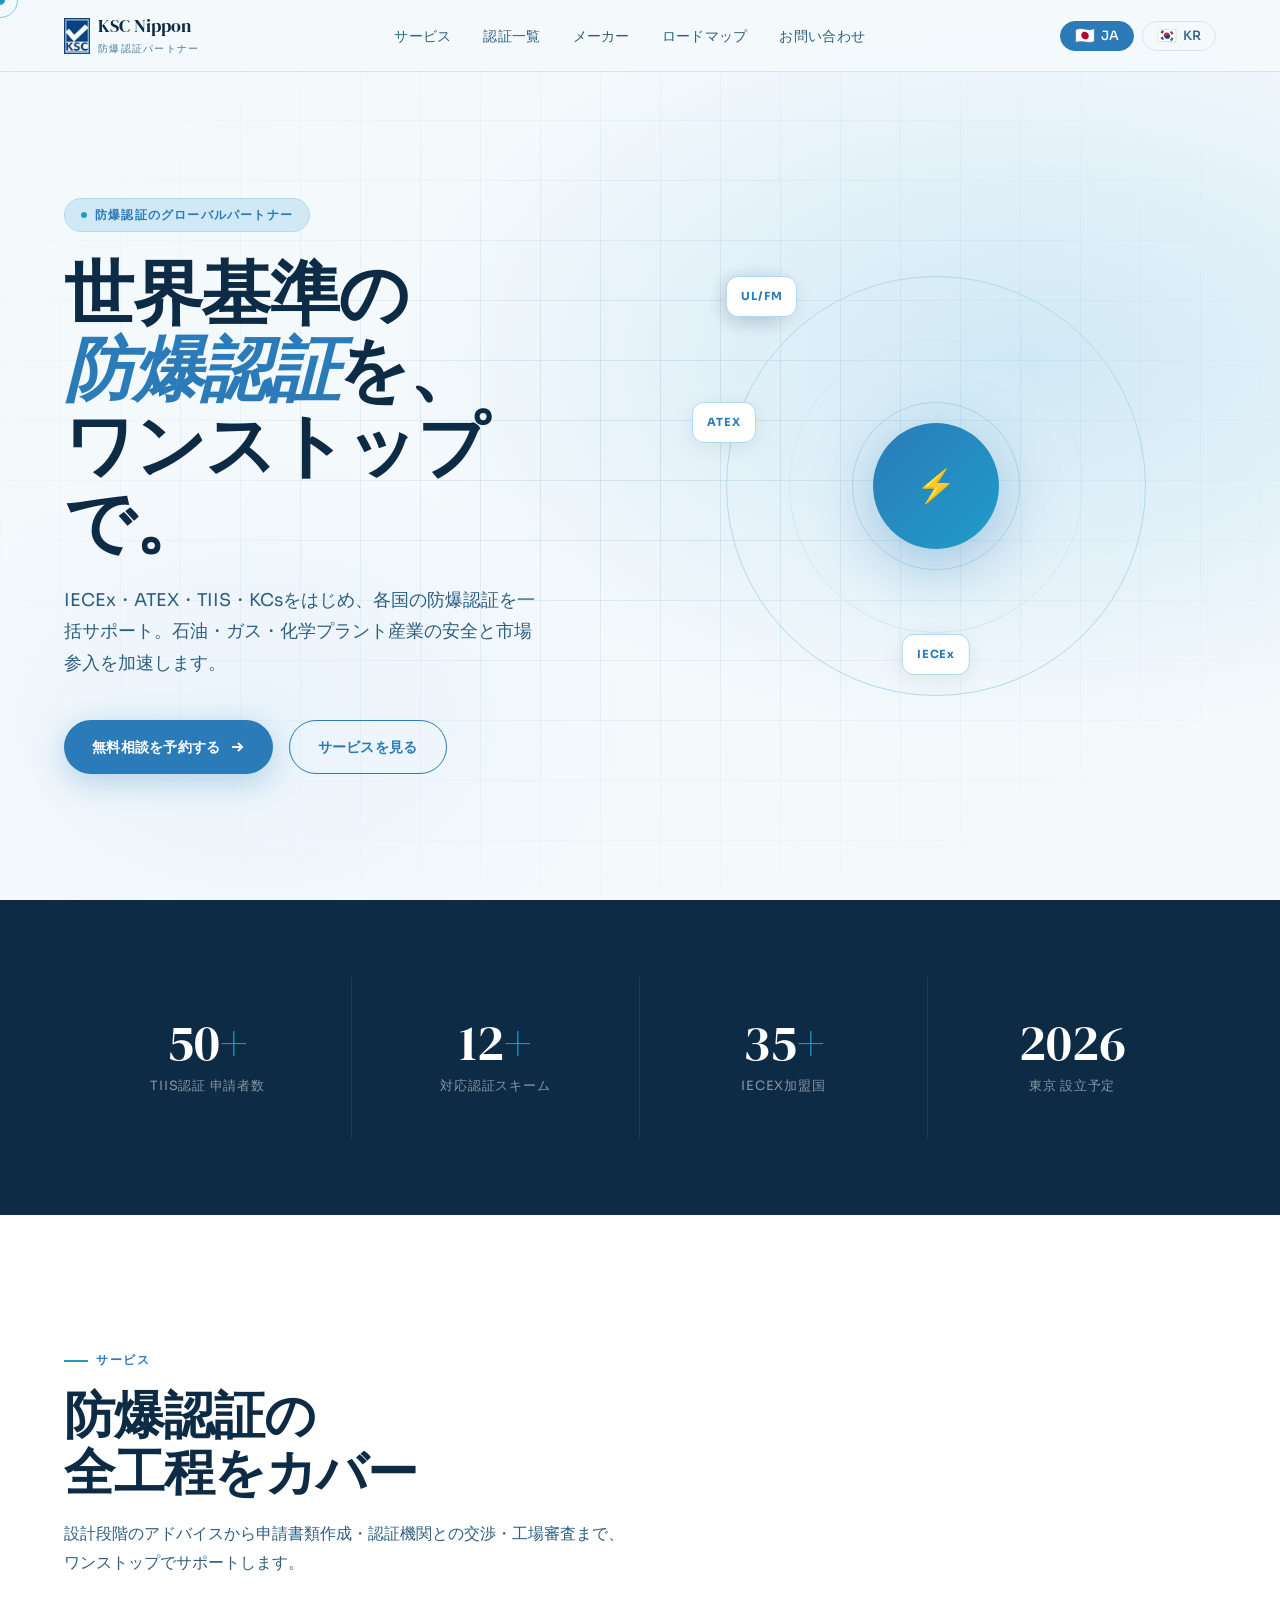
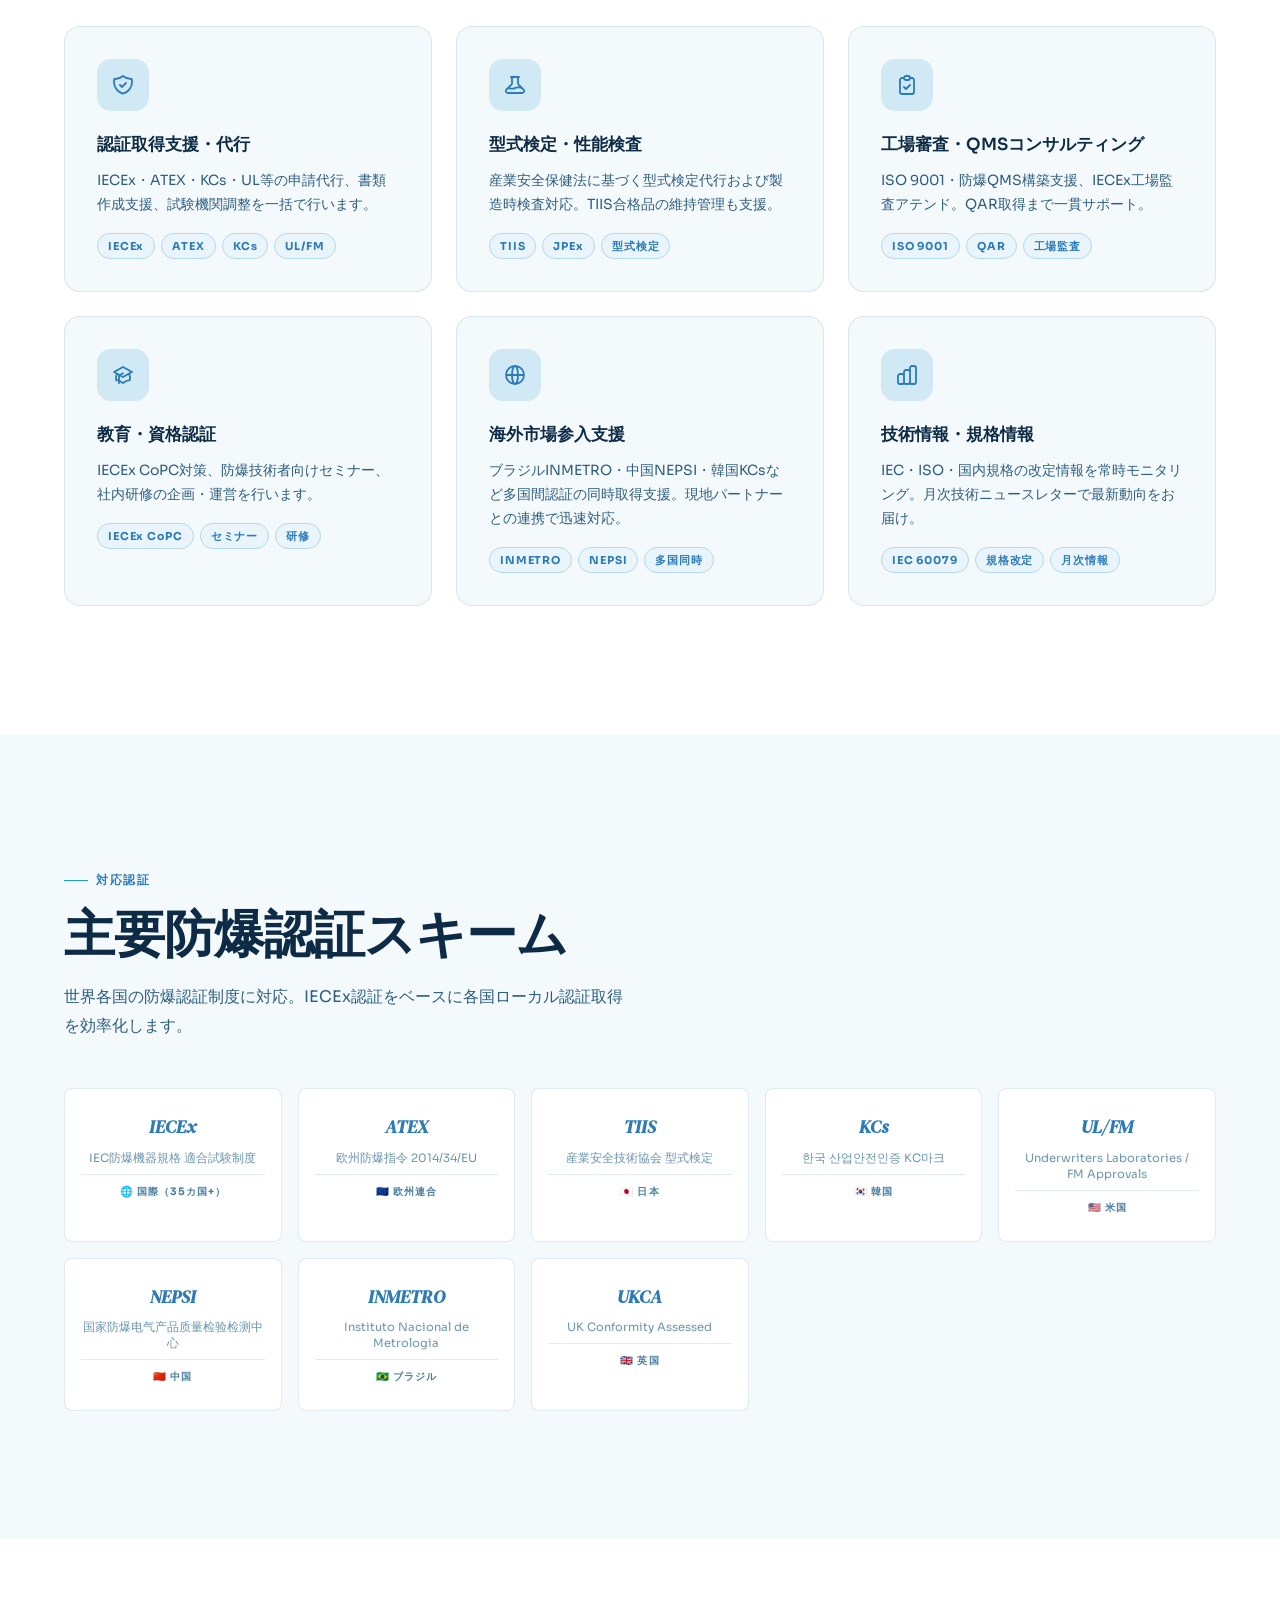
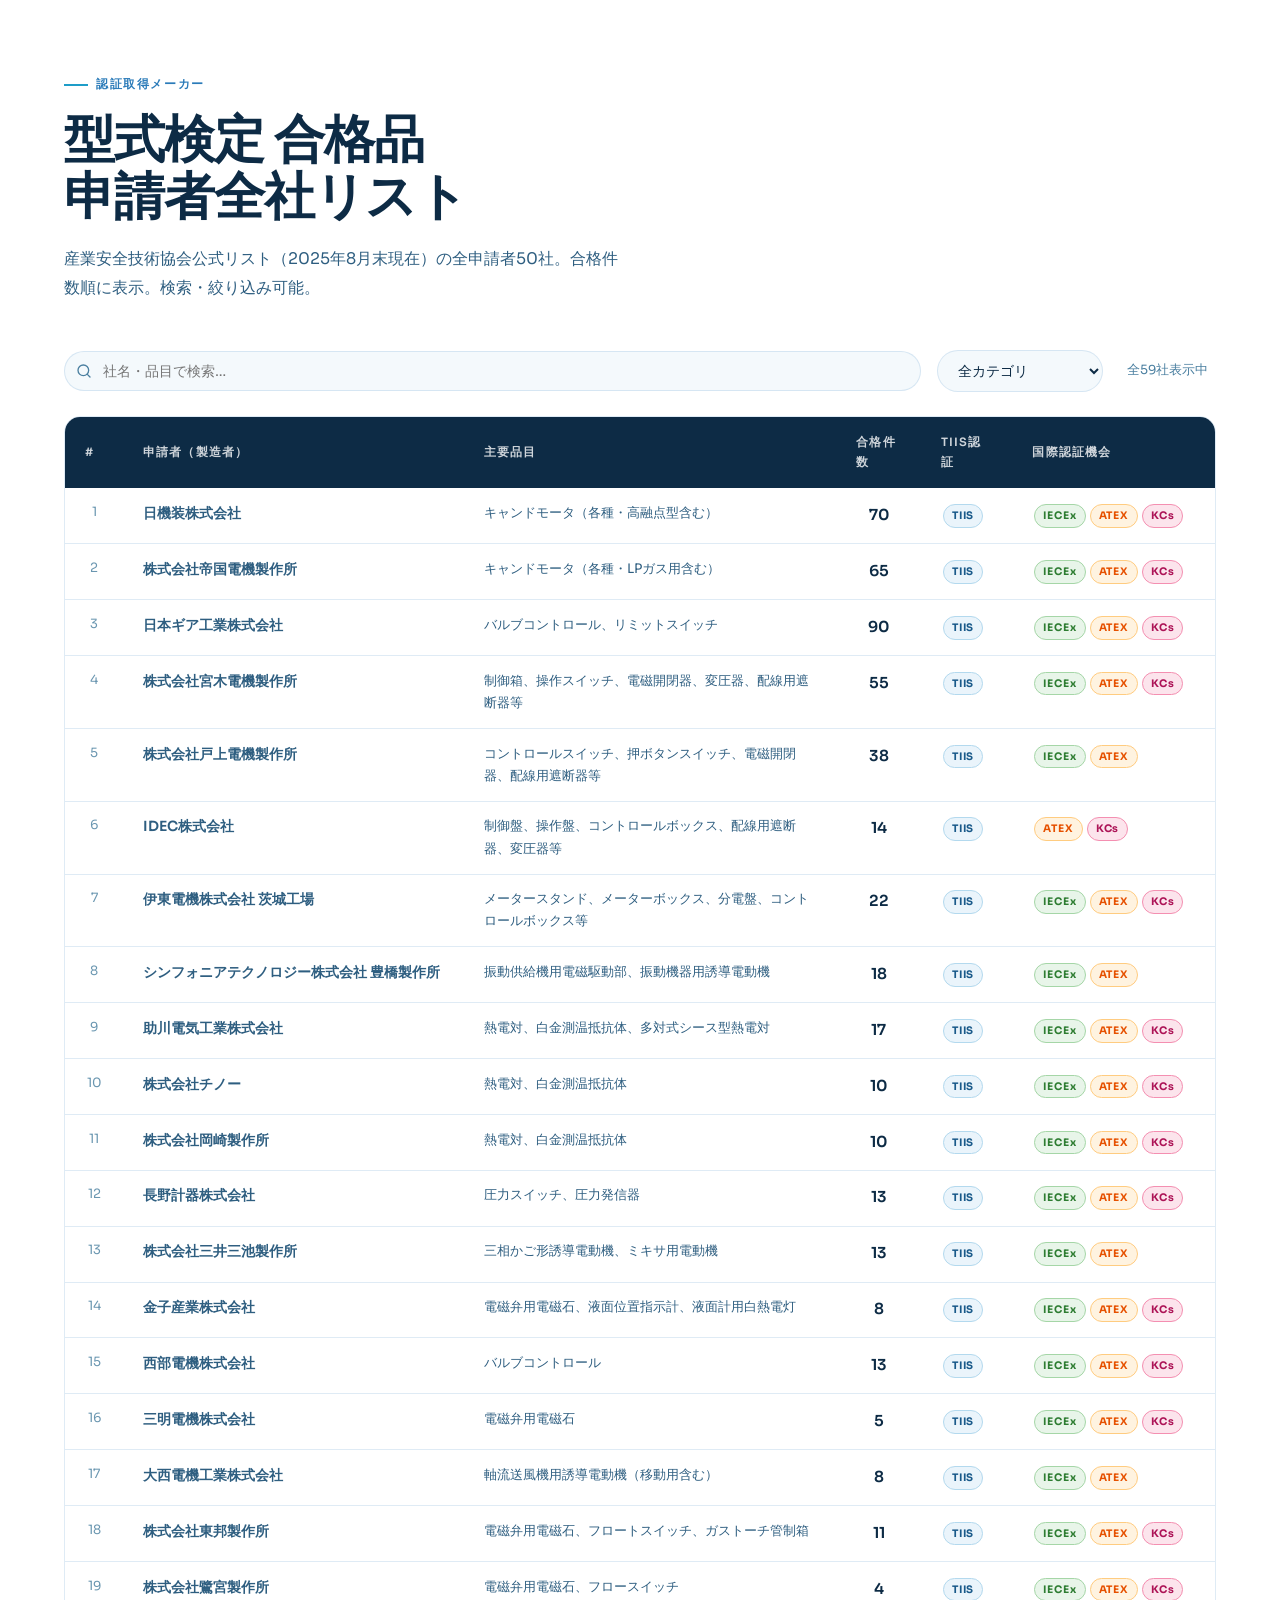
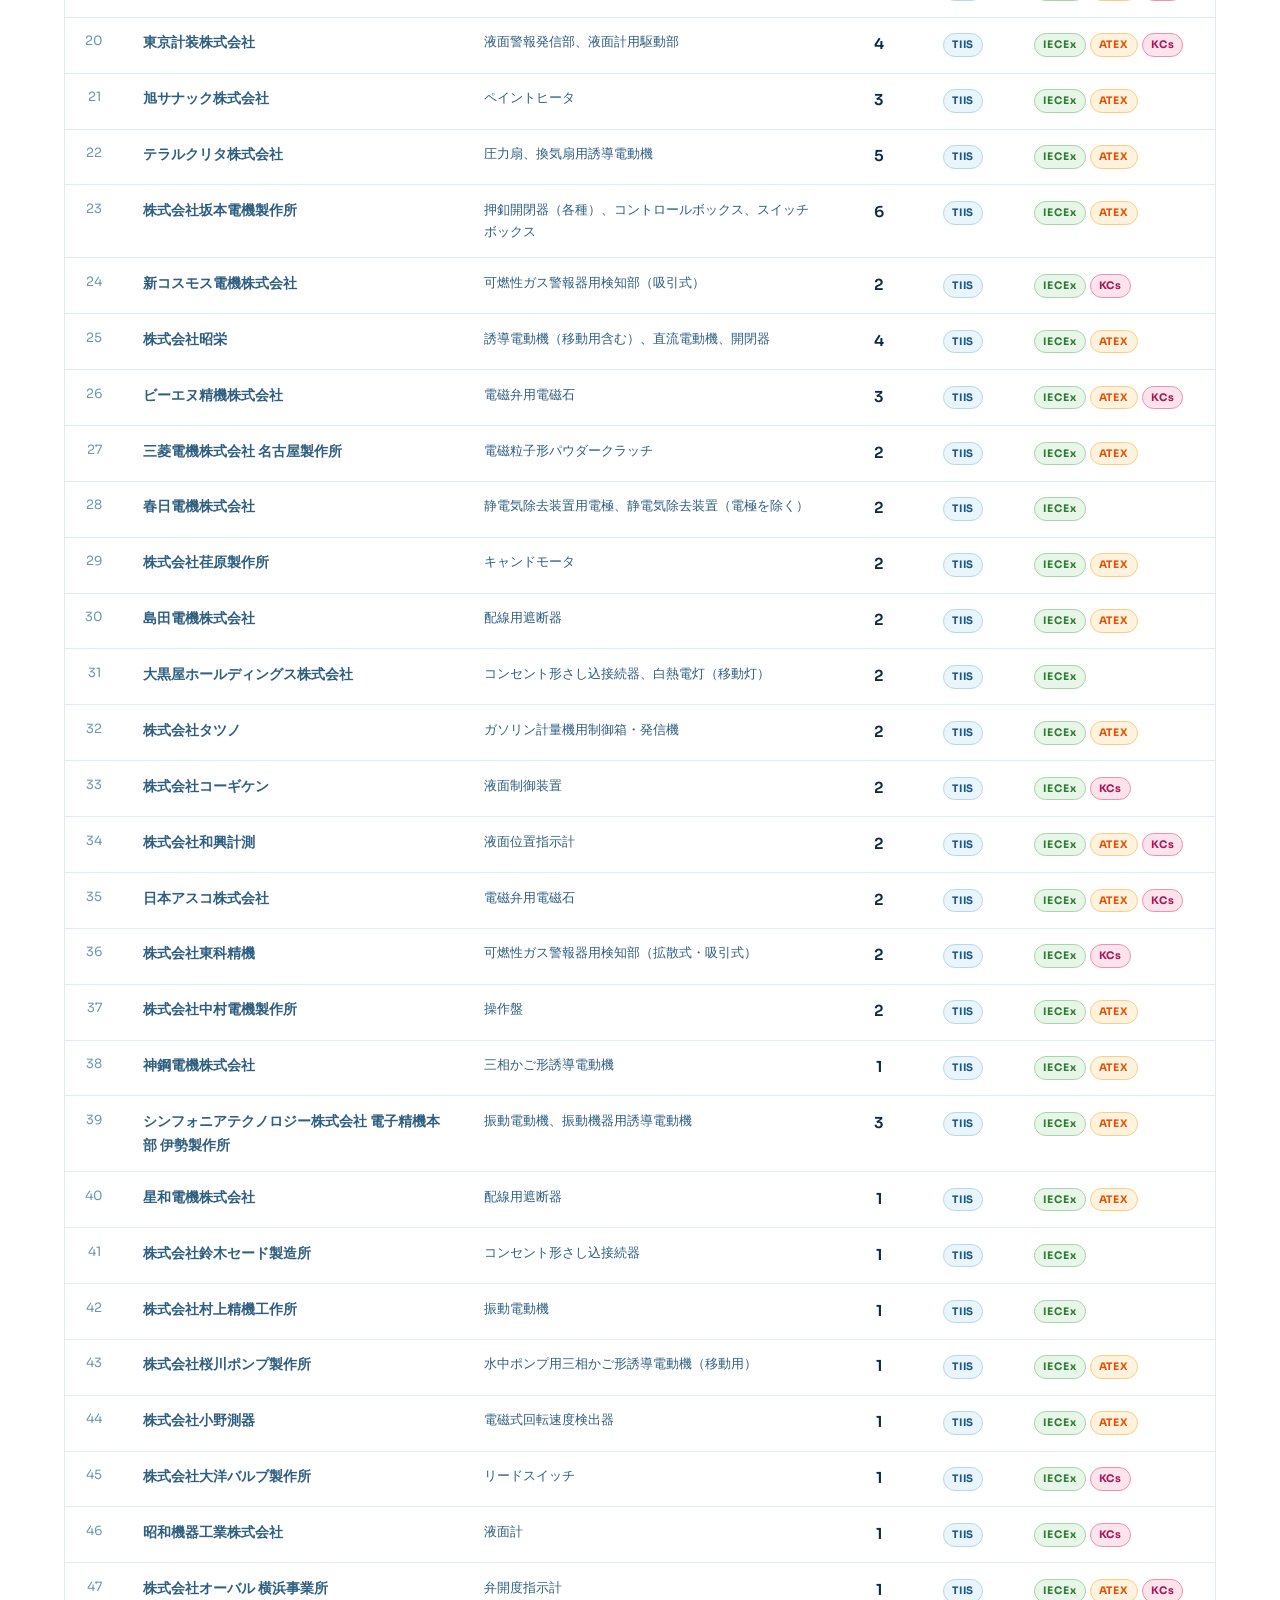
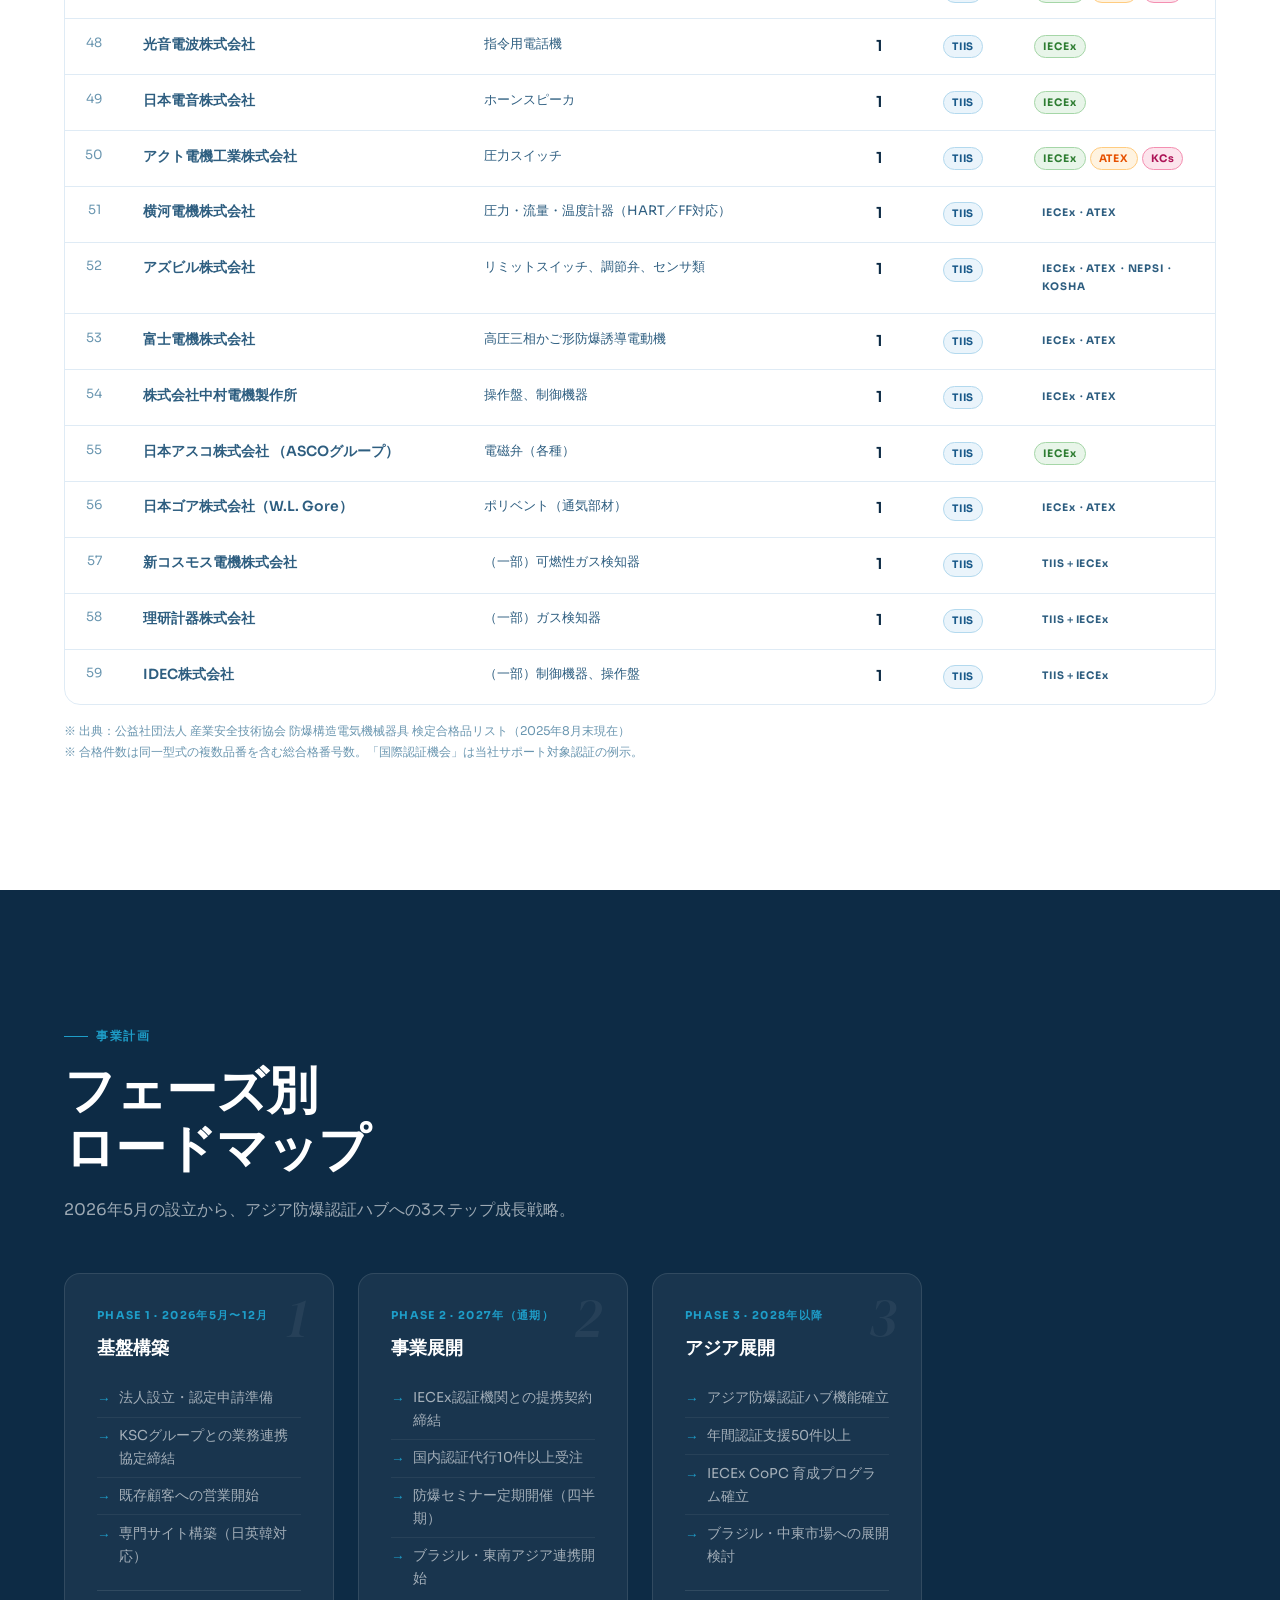
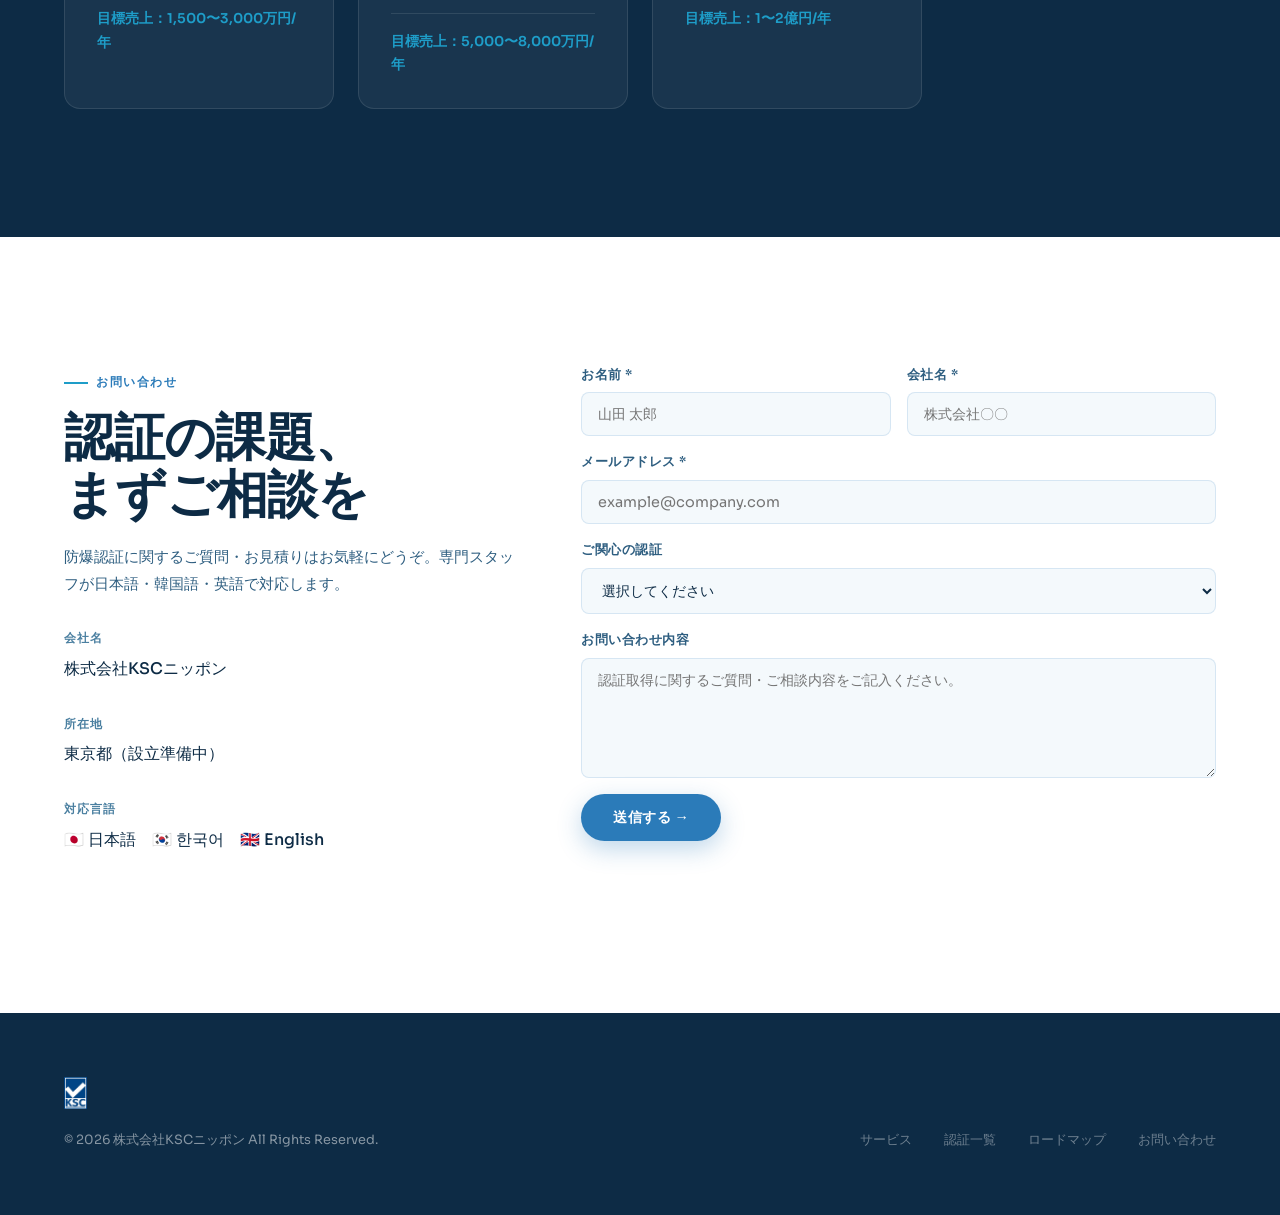
<file: index.html>
<!DOCTYPE html>
<html lang="ja">
<head>
<meta charset="UTF-8">
<meta name="viewport" content="width=device-width, initial-scale=1.0">
<title>KSC Nippon Co., Ltd. — 防爆認証のパートナー</title>
<link rel="preconnect" href="https://fonts.googleapis.com">
<link rel="preconnect" href="https://fonts.gstatic.com" crossorigin>
<link href="https://fonts.googleapis.com/css2?family=DM+Serif+Display:ital@0;1&family=Sora:wght@300;400;500;600&family=Noto+Sans+KR:wght@300;400;500;600&display=swap" rel="stylesheet">
  <!-- ファビコン -->
<link rel="icon" type="image/png" href="assets/favicon.png">
<link rel="stylesheet" href="assets/style.css">

</head>
</head>
<body data-lang="ja">

<div class="cursor" id="cursor"></div>
<div class="cursor-ring" id="cursorRing"></div>

<!-- ── NAV ───────────────────────────── -->
<nav id="mainNav">
  <a href="#" class="nav-logo">
    <img src="assets/favicon.png" alt="ExManufacturer Logo" class="nav-logo-img">
<!-- ──
    <div class="nav-logo-mark">
      <svg viewBox="0 0 24 24"><path d="M12 2L3 7v10l9 5 9-5V7L12 2zm0 2.5l6.5 3.6L12 11.7 5.5 8.1 12 4.5zM5 9.7l6 3.3v6.6L5 16.3V9.7zm8 9.9v-6.6l6-3.3v6.6l-6 3.3z"/></svg>
  </div>
-->
    <div>
      <span class="nav-logo-text">KSC Nippon</span>
      <span class="nav-logo-sub">防爆認証パートナー</span>
    </div>
  </a>
  <ul class="nav-links" id="navLinks">
    <li><a href="#services" data-ja="サービス" data-kr="서비스">サービス</a></li>
    <li><a href="#certifications" data-ja="認証一覧" data-kr="인증 현황">認証一覧</a></li>
    <li><a href="#manufacturers" data-ja="メーカー" data-kr="제조사">メーカー</a></li>
    <li><a href="#roadmap" data-ja="ロードマップ" data-kr="로드맵">ロードマップ</a></li>
    <li><a href="#contact" data-ja="お問い合わせ" data-kr="문의하기">お問い合わせ</a></li>
  </ul>
  <div class="lang-switcher">
    <button class="lang-btn active" id="btnJa" onclick="setLang('ja')">
      <span class="flag">🇯🇵</span> JA
    </button>
    <button class="lang-btn" id="btnKr" onclick="setLang('kr')">
      <span class="flag">🇰🇷</span> KR
    </button>
  </div>
  <button class="hamburger" id="hamburger" onclick="toggleMenu()" aria-label="メニュー">
    <span></span><span></span><span></span>
  </button>
</nav>
<div class="mobile-menu" id="mobileMenu">
  <a href="#services" onclick="toggleMenu()" data-ja="サービス" data-kr="서비스">サービス</a>
  <a href="#certifications" onclick="toggleMenu()" data-ja="認証一覧" data-kr="인증 현황">認証一覧</a>
  <a href="#manufacturers" onclick="toggleMenu()" data-ja="メーカー" data-kr="제조사">メーカー</a>
  <a href="#roadmap" onclick="toggleMenu()" data-ja="ロードマップ" data-kr="로드맵">ロードマップ</a>
  <a href="#contact" onclick="toggleMenu()" data-ja="お問い合わせ" data-kr="문의하기">お問い合わせ</a>
</div>

<!-- ── HERO ───────────────────────────── -->
<section class="hero" id="top">
  <div class="hero-bg"></div>
  <div class="hero-grid"></div>
  <div class="hero-content">
    <div class="hero-eyebrow" data-ja="防爆認証のグローバルパートナー" data-kr="방폭 인증의 글로벌 파트너">防爆認証のグローバルパートナー</div>
    <h1 class="hero-title" data-ja="世界基準の<br><em>防爆認証</em>を、<br>ワンストップで。" data-kr="세계 기준의<br><em>방폭 인증</em>을,<br>원스톱으로.">世界基準の<br><em>防爆認証</em>を、<br>ワンストップで。</h1>
    <p class="hero-desc" data-ja="IECEx・ATEX・TIIS・KCsをはじめ、各国の防爆認証を一括サポート。石油・ガス・化学プラント産業の安全と市場参入を加速します。" data-kr="IECEx·ATEX·TIIS·KCs를 비롯한 각국 방폭 인증을 일괄 지원합니다. 석유·가스·화학 플랜트 산업의 안전과 시장 진입을 가속화합니다.">IECEx・ATEX・TIIS・KCsをはじめ、各国の防爆認証を一括サポート。石油・ガス・化学プラント産業の安全と市場参入を加速します。</p>
    <div class="hero-cta">
      <a href="#contact" class="btn-primary" data-ja="無料相談を予約する" data-kr="무료 상담 예약">
        <span>無料相談を予約する</span>
        <svg class="btn-arrow" viewBox="0 0 16 16" fill="none" stroke="currentColor" stroke-width="2"><path d="M3 8h10M9 4l4 4-4 4"/></svg>
      </a>
      <a href="#services" class="btn-secondary" data-ja="サービスを見る" data-kr="서비스 보기">サービスを見る</a>
    </div>
  </div>
  <div class="hero-visual">
    <div class="cert-diagram">
      <div class="cert-ring"></div>
      <div class="cert-ring cert-ring-2"></div>
      <div class="cert-ring cert-ring-3"></div>
      <div class="cert-center"><div class="cert-center-icon">⚡</div></div>
      <div class="cert-badge">IECEx</div>
      <div class="cert-badge">ATEX</div>
      <div class="cert-badge">KCs</div>
      <div class="cert-badge">TIIS</div>
      <div class="cert-badge">UL/FM</div>
    </div>
  </div>
</section>

<!-- ── STATS ──────────────────────────── -->
<div class="stats">
  <div class="stat-item reveal">
    <div class="stat-num">50<span>+</span></div>
    <div class="stat-label" data-ja="TIIS認証 申請者数" data-kr="TIIS 인증 신청자 수">TIIS認証 申請者数</div>
  </div>
  <div class="stat-item reveal reveal-delay-1">
    <div class="stat-num">12<span>+</span></div>
    <div class="stat-label" data-ja="対応認証スキーム" data-kr="대응 인증 스킴">対応認証スキーム</div>
  </div>
  <div class="stat-item reveal reveal-delay-2">
    <div class="stat-num">35<span>+</span></div>
    <div class="stat-label" data-ja="IECEx加盟国" data-kr="IECEx 가맹국">IECEx加盟国</div>
  </div>
  <div class="stat-item reveal reveal-delay-3">
    <div class="stat-num">2026</div>
    <div class="stat-label" data-ja="東京 設立予定" data-kr="도쿄 설립 예정">東京 設立予定</div>
  </div>
</div>

<!-- ── SERVICES ───────────────────────── -->
<section class="services" id="services">
  <div class="section-label" data-ja="サービス" data-kr="서비스">サービス</div>
  <h2 class="section-title reveal" data-ja="防爆認証の<br>全工程をカバー" data-kr="방폭 인증의<br>전 과정을 커버">防爆認証の<br>全工程をカバー</h2>
  <p class="section-desc reveal" data-ja="設計段階のアドバイスから申請書類作成・認証機関との交渉・工場審査まで、ワンストップでサポートします。" data-kr="설계 단계 자문부터 신청 서류 작성·인증기관 협상·공장심사까지, 원스톱으로 지원합니다.">設計段階のアドバイスから申請書類作成・認証機関との交渉・工場審査まで、ワンストップでサポートします。</p>
  <div class="services-grid">
    <div class="service-card reveal">
      <div class="service-icon">
        <svg viewBox="0 0 24 24"><path d="M9 12l2 2 4-4m5.618-4.016A11.955 11.955 0 0112 2.944a11.955 11.955 0 01-8.618 3.04A12.02 12.02 0 003 9c0 5.591 3.824 10.29 9 11.622 5.176-1.332 9-6.03 9-11.622 0-1.042-.133-2.052-.382-3.016z"/></svg>
      </div>
      <div class="service-title" data-ja="認証取得支援・代行" data-kr="인증 취득 지원·대행">認証取得支援・代行</div>
      <div class="service-desc" data-ja="IECEx・ATEX・KCs・UL等の申請代行、書類作成支援、試験機関調整を一括で行います。" data-kr="IECEx·ATEX·KCs·UL 등의 신청 대행, 서류 작성 지원, 시험기관 조정을 일괄로 수행합니다.">IECEx・ATEX・KCs・UL等の申請代行、書類作成支援、試験機関調整を一括で行います。</div>
      <div class="service-tags"><span class="tag">IECEx</span><span class="tag">ATEX</span><span class="tag">KCs</span><span class="tag">UL/FM</span></div>
    </div>
    <div class="service-card reveal reveal-delay-1">
      <div class="service-icon">
        <svg viewBox="0 0 24 24"><path d="M19.428 15.428a2 2 0 00-1.022-.547l-2.387-.477a6 6 0 00-3.86.517l-.318.158a6 6 0 01-3.86.517L6.05 15.21a2 2 0 00-1.806.547M8 4h8l-1 1v5.172a2 2 0 00.586 1.414l5 5c1.26 1.26.367 3.414-1.415 3.414H4.828c-1.782 0-2.674-2.154-1.414-3.414l5-5A2 2 0 009 10.172V5L8 4z"/></svg>
      </div>
      <div class="service-title" data-ja="型式検定・性能検査" data-kr="형식검정·성능검사">型式検定・性能検査</div>
      <div class="service-desc" data-ja="産業安全保健法に基づく型式検定代行および製造時検査対応。TIIS合格品の維持管理も支援。" data-kr="산업안전보건법에 근거한 형식검정 대행 및 제조 시 검사 대응. TIIS 합격품 유지관리도 지원합니다.">産業安全保健法に基づく型式検定代行および製造時検査対応。TIIS合格品の維持管理も支援。</div>
      <div class="service-tags"><span class="tag">TIIS</span><span class="tag">JPEx</span><span class="tag">型式検定</span></div>
    </div>
    <div class="service-card reveal reveal-delay-2">
      <div class="service-icon">
        <svg viewBox="0 0 24 24"><path d="M9 5H7a2 2 0 00-2 2v12a2 2 0 002 2h10a2 2 0 002-2V7a2 2 0 00-2-2h-2M9 5a2 2 0 002 2h2a2 2 0 002-2M9 5a2 2 0 012-2h2a2 2 0 012 2m-6 9l2 2 4-4"/></svg>
      </div>
      <div class="service-title" data-ja="工場審査・QMSコンサルティング" data-kr="공장심사·QMS 컨설팅">工場審査・QMSコンサルティング</div>
      <div class="service-desc" data-ja="ISO 9001・防爆QMS構築支援、IECEx工場監査アテンド。QAR取得まで一貫サポート。" data-kr="ISO 9001·방폭 QMS 구축 지원, IECEx 공장감사 어텐드. QAR 취득까지 일관 지원합니다.">ISO 9001・防爆QMS構築支援、IECEx工場監査アテンド。QAR取得まで一貫サポート。</div>
      <div class="service-tags"><span class="tag">ISO 9001</span><span class="tag">QAR</span><span class="tag">工場監査</span></div>
    </div>
    <div class="service-card reveal reveal-delay-3">
      <div class="service-icon">
        <svg viewBox="0 0 24 24"><path d="M12 14l9-5-9-5-9 5 9 5zm0 0l6.16-3.422a12.083 12.083 0 01.665 6.479A11.952 11.952 0 0012 20.055a11.952 11.952 0 00-6.824-2.998 12.078 12.078 0 01.665-6.479L12 14zm-4 6v-7.5l4-2.222"/></svg>
      </div>
      <div class="service-title" data-ja="教育・資格認証" data-kr="교육·자격 인증">教育・資格認証</div>
      <div class="service-desc" data-ja="IECEx CoPC対策、防爆技術者向けセミナー、社内研修の企画・運営を行います。" data-kr="IECEx CoPC 대책, 방폭 기술자 세미나, 사내 연수 기획·운영을 수행합니다.">IECEx CoPC対策、防爆技術者向けセミナー、社内研修の企画・運営を行います。</div>
      <div class="service-tags"><span class="tag">IECEx CoPC</span><span class="tag">セミナー</span><span class="tag">研修</span></div>
    </div>
    <div class="service-card reveal">
      <div class="service-icon">
        <svg viewBox="0 0 24 24"><path d="M21 12a9 9 0 01-9 9m9-9a9 9 0 00-9-9m9 9H3m9 9a9 9 0 01-9-9m9 9c1.657 0 3-4.03 3-9s-1.343-9-3-9m0 18c-1.657 0-3-4.03-3-9s1.343-9 3-9m-9 9a9 9 0 019-9"/></svg>
      </div>
      <div class="service-title" data-ja="海外市場参入支援" data-kr="해외 시장 진출 지원">海外市場参入支援</div>
      <div class="service-desc" data-ja="ブラジルINMETRO・中国NEPSI・韓国KCsなど多国間認証の同時取得支援。現地パートナーとの連携で迅速対応。" data-kr="브라질 INMETRO·중국 NEPSI·한국 KCs 등 다국간 인증 동시 취득 지원. 현지 파트너와의 연계로 신속 대응합니다.">ブラジルINMETRO・中国NEPSI・韓国KCsなど多国間認証の同時取得支援。現地パートナーとの連携で迅速対応。</div>
      <div class="service-tags"><span class="tag">INMETRO</span><span class="tag">NEPSI</span><span class="tag">多国同時</span></div>
    </div>
    <div class="service-card reveal reveal-delay-1">
      <div class="service-icon">
        <svg viewBox="0 0 24 24"><path d="M9 19v-6a2 2 0 00-2-2H5a2 2 0 00-2 2v6a2 2 0 002 2h2a2 2 0 002-2zm0 0V9a2 2 0 012-2h2a2 2 0 012 2v10m-6 0a2 2 0 002 2h2a2 2 0 002-2m0 0V5a2 2 0 012-2h2a2 2 0 012 2v14a2 2 0 01-2 2h-2a2 2 0 01-2-2z"/></svg>
      </div>
      <div class="service-title" data-ja="技術情報・規格情報" data-kr="기술 정보·규격 정보">技術情報・規格情報</div>
      <div class="service-desc" data-ja="IEC・ISO・国内規格の改定情報を常時モニタリング。月次技術ニュースレターで最新動向をお届け。" data-kr="IEC·ISO·국내 규격 개정 정보를 상시 모니터링. 월간 기술 뉴스레터로 최신 동향을 전달합니다.">IEC・ISO・国内規格の改定情報を常時モニタリング。月次技術ニュースレターで最新動向をお届け。</div>
      <div class="service-tags"><span class="tag">IEC 60079</span><span class="tag">規格改定</span><span class="tag">月次情報</span></div>
    </div>
  </div>
</section>

<!-- ── CERTIFICATIONS ─────────────────── -->
<section class="certifications" id="certifications">
  <div class="section-label" data-ja="対応認証" data-kr="대응 인증">対応認証</div>
  <h2 class="section-title reveal" data-ja="主要防爆認証スキーム" data-kr="주요 방폭 인증 스킴">主要防爆認証スキーム</h2>
  <p class="section-desc reveal" data-ja="世界各国の防爆認証制度に対応。IECEx認証をベースに各国ローカル認証取得を効率化します。" data-kr="전 세계 방폭 인증 제도에 대응합니다. IECEx 인증을 기반으로 각국 로컬 인증 취득을 효율화합니다.">世界各国の防爆認証制度に対応。IECEx認証をベースに各国ローカル認証取得を効率化します。</p>
  <div class="cert-grid">
    <div class="cert-card reveal"><div class="cert-name">IECEx</div><div class="cert-full">IEC防爆機器規格 適合試験制度</div><div class="cert-country">🌐 国際（35カ国+）</div></div>
    <div class="cert-card reveal reveal-delay-1"><div class="cert-name">ATEX</div><div class="cert-full">欧州防爆指令 2014/34/EU</div><div class="cert-country">🇪🇺 欧州連合</div></div>
    <div class="cert-card reveal reveal-delay-2"><div class="cert-name">TIIS</div><div class="cert-full">産業安全技術協会 型式検定</div><div class="cert-country">🇯🇵 日本</div></div>
    <div class="cert-card reveal reveal-delay-3"><div class="cert-name">KCs</div><div class="cert-full">한국 산업안전인증 KC마크</div><div class="cert-country">🇰🇷 韓国</div></div>
    <div class="cert-card reveal"><div class="cert-name">UL/FM</div><div class="cert-full">Underwriters Laboratories / FM Approvals</div><div class="cert-country">🇺🇸 米国</div></div>
    <div class="cert-card reveal reveal-delay-1"><div class="cert-name">NEPSI</div><div class="cert-full">国家防爆电气产品质量检验检测中心</div><div class="cert-country">🇨🇳 中国</div></div>
    <div class="cert-card reveal reveal-delay-2"><div class="cert-name">INMETRO</div><div class="cert-full">Instituto Nacional de Metrologia</div><div class="cert-country">🇧🇷 ブラジル</div></div>
    <div class="cert-card reveal reveal-delay-3"><div class="cert-name">UKCA</div><div class="cert-full">UK Conformity Assessed</div><div class="cert-country">🇬🇧 英国</div></div>
  </div>
</section>

<!-- ── MANUFACTURERS ──────────────────── -->
<section class="manufacturers" id="manufacturers">
  <div class="section-label" data-ja="認証取得メーカー" data-kr="인증 취득 제조사">認証取得メーカー</div>
  <h2 class="section-title reveal" data-ja="型式検定 合格品<br>申請者全社リスト" data-kr="형식검정 합격품<br>신청자 전사 목록">型式検定 合格品<br>申請者全社リスト</h2>
  <p class="section-desc reveal" data-ja="産業安全技術協会公式リスト（2025年8月末現在）の全申請者50社。合格件数順に表示。検索・絞り込み可能。" data-kr="산업안전기술협회 공식 리스트（2025년 8월 말 현재）의 전체 신청자 50개사. 합격 건수 순으로 표시. 검색·필터 가능.">産業安全技術協会公式リスト（2025年8月末現在）の全申請者50社。合格件数順に表示。検索・絞り込み可能。</p>

  <!-- Search + filter bar -->
  <div style="display:flex;gap:1rem;flex-wrap:wrap;margin-bottom:1.5rem;align-items:center;" class="reveal">
    <div style="position:relative;flex:1;min-width:200px;">
      <svg style="position:absolute;left:12px;top:50%;transform:translateY(-50%);width:16px;height:16px;stroke:var(--steel);fill:none;stroke-width:2;stroke-linecap:round;" viewBox="0 0 24 24"><circle cx="11" cy="11" r="8"/><path d="m21 21-4.35-4.35"/></svg>
      <input id="mfrSearch" type="text" placeholder="社名・品目で検索…" style="width:100%;padding:10px 12px 10px 38px;border:1.5px solid var(--border);border-radius:999px;font-size:0.875rem;background:var(--fog);color:var(--navy);outline:none;font-family:var(--font-body);" oninput="filterTable()" data-placeholder-ja="社名・品目で検索…" data-placeholder-kr="회사명·품목으로 검색…">
    </div>
    <select id="mfrCategory" onchange="filterTable()" style="padding:10px 16px;border:1.5px solid var(--border);border-radius:999px;font-size:0.875rem;background:var(--fog);color:var(--navy);outline:none;font-family:var(--font-body);cursor:pointer;">
      <option value="" data-ja="全カテゴリ" data-kr="전체 카테고리">全カテゴリ</option>
      <option value="モータ" data-ja="電動機・モータ" data-kr="전동기·모터">電動機・モータ</option>
      <option value="スイッチ" data-ja="スイッチ・開閉器" data-kr="스위치·개폐기">スイッチ・開閉器</option>
      <option value="バルブ" data-ja="バルブ・制御器" data-kr="밸브·제어기">バルブ・制御器</option>
      <option value="熱電対" data-ja="センサ・計測器" data-kr="센서·계측기">センサ・計測器</option>
      <option value="制御" data-ja="制御盤・操作盤" data-kr="제어반·조작반">制御盤・操作盤</option>
      <option value="電磁弁" data-ja="電磁弁・電磁石" data-kr="전자밸브·전자석">電磁弁・電磁石</option>
      <option value="ガス" data-ja="ガス検知器" data-kr="가스 검지기">ガス検知器</option>
    </select>
    <div id="mfrCount" style="font-size:0.8rem;color:var(--steel);white-space:nowrap;padding:0 8px;">全50社表示中</div>
  </div>

  <div class="mfr-table-wrap reveal">
    <table class="mfr-table" id="mfrTable">
      <thead>
        <tr>
          <th style="width:3%">#</th>
          <th data-ja="申請者（製造者）" data-kr="신청자（제조사）">申請者（製造者）</th>
          <th data-ja="主要品目" data-kr="주요 품목">主要品目</th>
          <th data-ja="合格件数" data-kr="합격 건수">合格件数</th>
          <th data-ja="TIIS認証" data-kr="TIIS 인증">TIIS認証</th>
          <th data-ja="国際認証機会" data-kr="국제 인증 기회">国際認証機会</th>
        </tr>
      </thead>
      <tbody id="mfrTbody">
      </tbody>
    </table>
    <div id="mfrNoResult" style="display:none;text-align:center;padding:2rem;color:var(--text-soft);font-size:0.9rem;">該当する企業が見つかりませんでした</div>
  </div>

  <p style="margin-top:1rem;font-size:0.75rem;color:var(--text-soft);" class="reveal">
    ※ 出典：公益社団法人 産業安全技術協会 防爆構造電気機械器具 検定合格品リスト（2025年8月末現在）<br>
    ※ 合格件数は同一型式の複数品番を含む総合格番号数。「国際認証機会」は当社サポート対象認証の例示。
  </p>
</section>

<!-- ── ROADMAP ─────────────────────────── -->
<section class="roadmap" id="roadmap">
  <div class="section-label" data-ja="事業計画" data-kr="사업 계획">事業計画</div>
  <h2 class="section-title reveal" data-ja="フェーズ別<br>ロードマップ" data-kr="단계별<br>로드맵">フェーズ別<br>ロードマップ</h2>
  <p class="section-desc reveal" data-ja="2026年5月の設立から、アジア防爆認証ハブへの3ステップ成長戦略。" data-kr="2026년 5월 설립부터 아시아 방폭 인증 허브까지의 3단계 성장 전략.">2026年5月の設立から、アジア防爆認証ハブへの3ステップ成長戦略。</p>
  <div class="phases">
    <div class="phase-card reveal">
      <div class="phase-num">1</div>
      <div class="phase-label" data-ja="Phase 1 · 2026年5月〜12月" data-kr="Phase 1 · 2026년 5월~12월">Phase 1 · 2026年5月〜12月</div>
      <div class="phase-title" data-ja="基盤構築" data-kr="기반 구축">基盤構築</div>
      <ul class="phase-items">
        <li data-ja="法人設立・認定申請準備" data-kr="법인 설립·인정 신청 준비">法人設立・認定申請準備</li>
        <li data-ja="KSCグループとの業務連携協定締結" data-kr="KSC 그룹과의 업무 연계 협정 체결">KSCグループとの業務連携協定締結</li>
        <li data-ja="既存顧客への営業開始" data-kr="기존 고객 영업 개시">既存顧客への営業開始</li>
        <li data-ja="専門サイト構築（日英韓対応）" data-kr="전문 사이트 구축（일·영·한 대응）">専門サイト構築（日英韓対応）</li>
      </ul>
      <div class="phase-revenue" data-ja="目標売上：1,500〜3,000万円/年" data-kr="목표 매출：1,500~3,000만 엔/년">目標売上：1,500〜3,000万円/年</div>
    </div>
    <div class="phase-card reveal reveal-delay-1">
      <div class="phase-num">2</div>
      <div class="phase-label" data-ja="Phase 2 · 2027年（通期）" data-kr="Phase 2 · 2027년（연간）">Phase 2 · 2027年（通期）</div>
      <div class="phase-title" data-ja="事業展開" data-kr="사업 전개">事業展開</div>
      <ul class="phase-items">
        <li data-ja="IECEx認証機関との提携契約締結" data-kr="IECEx 인증기관과의 제휴 계약 체결">IECEx認証機関との提携契約締結</li>
        <li data-ja="国内認証代行10件以上受注" data-kr="국내 인증 대행 10건 이상 수주">国内認証代行10件以上受注</li>
        <li data-ja="防爆セミナー定期開催（四半期）" data-kr="방폭 세미나 정기 개최（분기）">防爆セミナー定期開催（四半期）</li>
        <li data-ja="ブラジル・東南アジア連携開始" data-kr="브라질·동남아시아 연계 개시">ブラジル・東南アジア連携開始</li>
      </ul>
      <div class="phase-revenue" data-ja="目標売上：5,000〜8,000万円/年" data-kr="목표 매출：5,000~8,000만 엔/년">目標売上：5,000〜8,000万円/年</div>
    </div>
    <div class="phase-card reveal reveal-delay-2">
      <div class="phase-num">3</div>
      <div class="phase-label" data-ja="Phase 3 · 2028年以降" data-kr="Phase 3 · 2028년 이후">Phase 3 · 2028年以降</div>
      <div class="phase-title" data-ja="アジア展開" data-kr="아시아 전개">アジア展開</div>
      <ul class="phase-items">
        <li data-ja="アジア防爆認証ハブ機能確立" data-kr="아시아 방폭 인증 허브 기능 확립">アジア防爆認証ハブ機能確立</li>
        <li data-ja="年間認証支援50件以上" data-kr="연간 인증 지원 50건 이상">年間認証支援50件以上</li>
        <li data-ja="IECEx CoPC 育成プログラム確立" data-kr="IECEx CoPC 육성 프로그램 확립">IECEx CoPC 育成プログラム確立</li>
        <li data-ja="ブラジル・中東市場への展開検討" data-kr="브라질·중동 시장 진출 검토">ブラジル・中東市場への展開検討</li>
      </ul>
      <div class="phase-revenue" data-ja="目標売上：1〜2億円/年" data-kr="목표 매출：1~2억 엔/년">目標売上：1〜2億円/年</div>
    </div>
  </div>
</section>

<!-- ── CONTACT ─────────────────────────── -->
<section class="contact" id="contact">
  <div class="contact-wrap">
    <div>
      <div class="section-label" data-ja="お問い合わせ" data-kr="문의하기">お問い合わせ</div>
      <h2 class="section-title reveal" data-ja="認証の課題、<br>まずご相談を" data-kr="인증 과제,<br>먼저 상담을">認証の課題、<br>まずご相談を</h2>
      <p style="font-size:0.95rem;color:var(--text-mid);line-height:1.8;margin-bottom:2rem;" class="reveal" data-ja="防爆認証に関するご質問・お見積りはお気軽にどうぞ。専門スタッフが日本語・韓国語・英語で対応します。" data-kr="방폭 인증에 관한 질문·견적 문의는 편하게 연락주세요. 전문 스태프가 일본어·한국어·영어로 대응합니다.">防爆認証に関するご質問・お見積りはお気軽にどうぞ。専門スタッフが日本語・韓国語・英語で対応します。</p>
      <div class="contact-info-block reveal">
        <div class="contact-info-label" data-ja="会社名" data-kr="회사명">会社名</div>
        <div class="contact-info-value">株式会社KSCニッポン</div>
      </div>
      <div class="contact-info-block reveal">
        <div class="contact-info-label" data-ja="所在地" data-kr="소재지">所在地</div>
        <div class="contact-info-value" data-ja="東京都（設立準備中）" data-kr="도쿄도（설립 준비 중）">東京都（設立準備中）</div>
      </div>
      <div class="contact-info-block reveal">
        <div class="contact-info-label" data-ja="対応言語" data-kr="대응 언어">対応言語</div>
        <div class="contact-info-value" data-ja="🇯🇵 日本語　🇰🇷 한국어　🇬🇧 English" data-kr="🇯🇵 일본어　🇰🇷 한국어　🇬🇧 영어">🇯🇵 日本語　🇰🇷 한국어　🇬🇧 English</div>
      </div>
    </div>
    <form class="contact-form reveal" onsubmit="handleSubmit(event)">
      <div class="form-row">
        <div class="form-group">
          <label class="form-label" data-ja="お名前 *" data-kr="성함 *">お名前 *</label>
          <input class="form-input" type="text" required placeholder="山田 太郎" data-placeholder-ja="山田 太郎" data-placeholder-kr="홍길동">
        </div>
        <div class="form-group">
          <label class="form-label" data-ja="会社名 *" data-kr="회사명 *">会社名 *</label>
          <input class="form-input" type="text" required placeholder="株式会社〇〇" data-placeholder-ja="株式会社〇〇" data-placeholder-kr="○○주식회사">
        </div>
      </div>
      <div class="form-group">
        <label class="form-label" data-ja="メールアドレス *" data-kr="이메일 주소 *">メールアドレス *</label>
        <input class="form-input" type="email" required placeholder="example@company.com">
      </div>
      <div class="form-group">
        <label class="form-label" data-ja="ご関心の認証" data-kr="관심 있는 인증">ご関心の認証</label>
        <select class="form-select">
          <option value="" data-ja="選択してください" data-kr="선택해 주세요">選択してください</option>
          <option>IECEx</option><option>ATEX</option><option>TIIS / 型式検定</option>
          <option>KCs（韓国）</option><option>UL/FM（米国）</option><option>NEPSI（中国）</option>
          <option>INMETRO（ブラジル）</option><option data-ja="複数・その他" data-kr="복수·기타">複数・その他</option>
        </select>
      </div>
      <div class="form-group">
        <label class="form-label" data-ja="お問い合わせ内容" data-kr="문의 내용">お問い合わせ内容</label>
        <textarea class="form-textarea" placeholder="認証取得に関するご質問・ご相談内容をご記入ください。" data-placeholder-ja="認証取得に関するご質問・ご相談内容をご記入ください。" data-placeholder-kr="인증 취득에 관한 질문·상담 내용을 기재해 주세요."></textarea>
      </div>
      <button type="submit" class="form-submit" data-ja="送信する →" data-kr="전송하기 →">送信する →</button>
      <div id="formMsg" style="display:none;margin-top:1rem;font-size:0.875rem;color:var(--azure);font-weight:500;"></div>
    </form>
  </div>
</section>

<!-- ── FOOTER ─────────────────────────── -->
<footer>
  <div class="footer-inner">
    <div>
<!--      <div class="footer-logo">KSC Nippon</div> -->
      <div class="footer-logo">
        <img src="assets/logo.png" alt="ExManufacturer Logo" style="height:32px;">
      </div>

      <div class="footer-copy" data-ja="© 2026 株式会社KSCニッポン All Rights Reserved." data-kr="© 2026 KSC 니폰 주식회사 All Rights Reserved.">© 2026 株式会社KSCニッポン All Rights Reserved.</div>
    </div>
    <div class="footer-links">
      <a href="#services" data-ja="サービス" data-kr="서비스">サービス</a>
      <a href="#certifications" data-ja="認証一覧" data-kr="인증 현황">認証一覧</a>
      <a href="#roadmap" data-ja="ロードマップ" data-kr="로드맵">ロードマップ</a>
      <a href="#contact" data-ja="お問い合わせ" data-kr="문의하기">お問い合わせ</a>
    </div>
  </div>
</footer>


<script src="assets/main.js"></script>

</body>
</html>
</file>
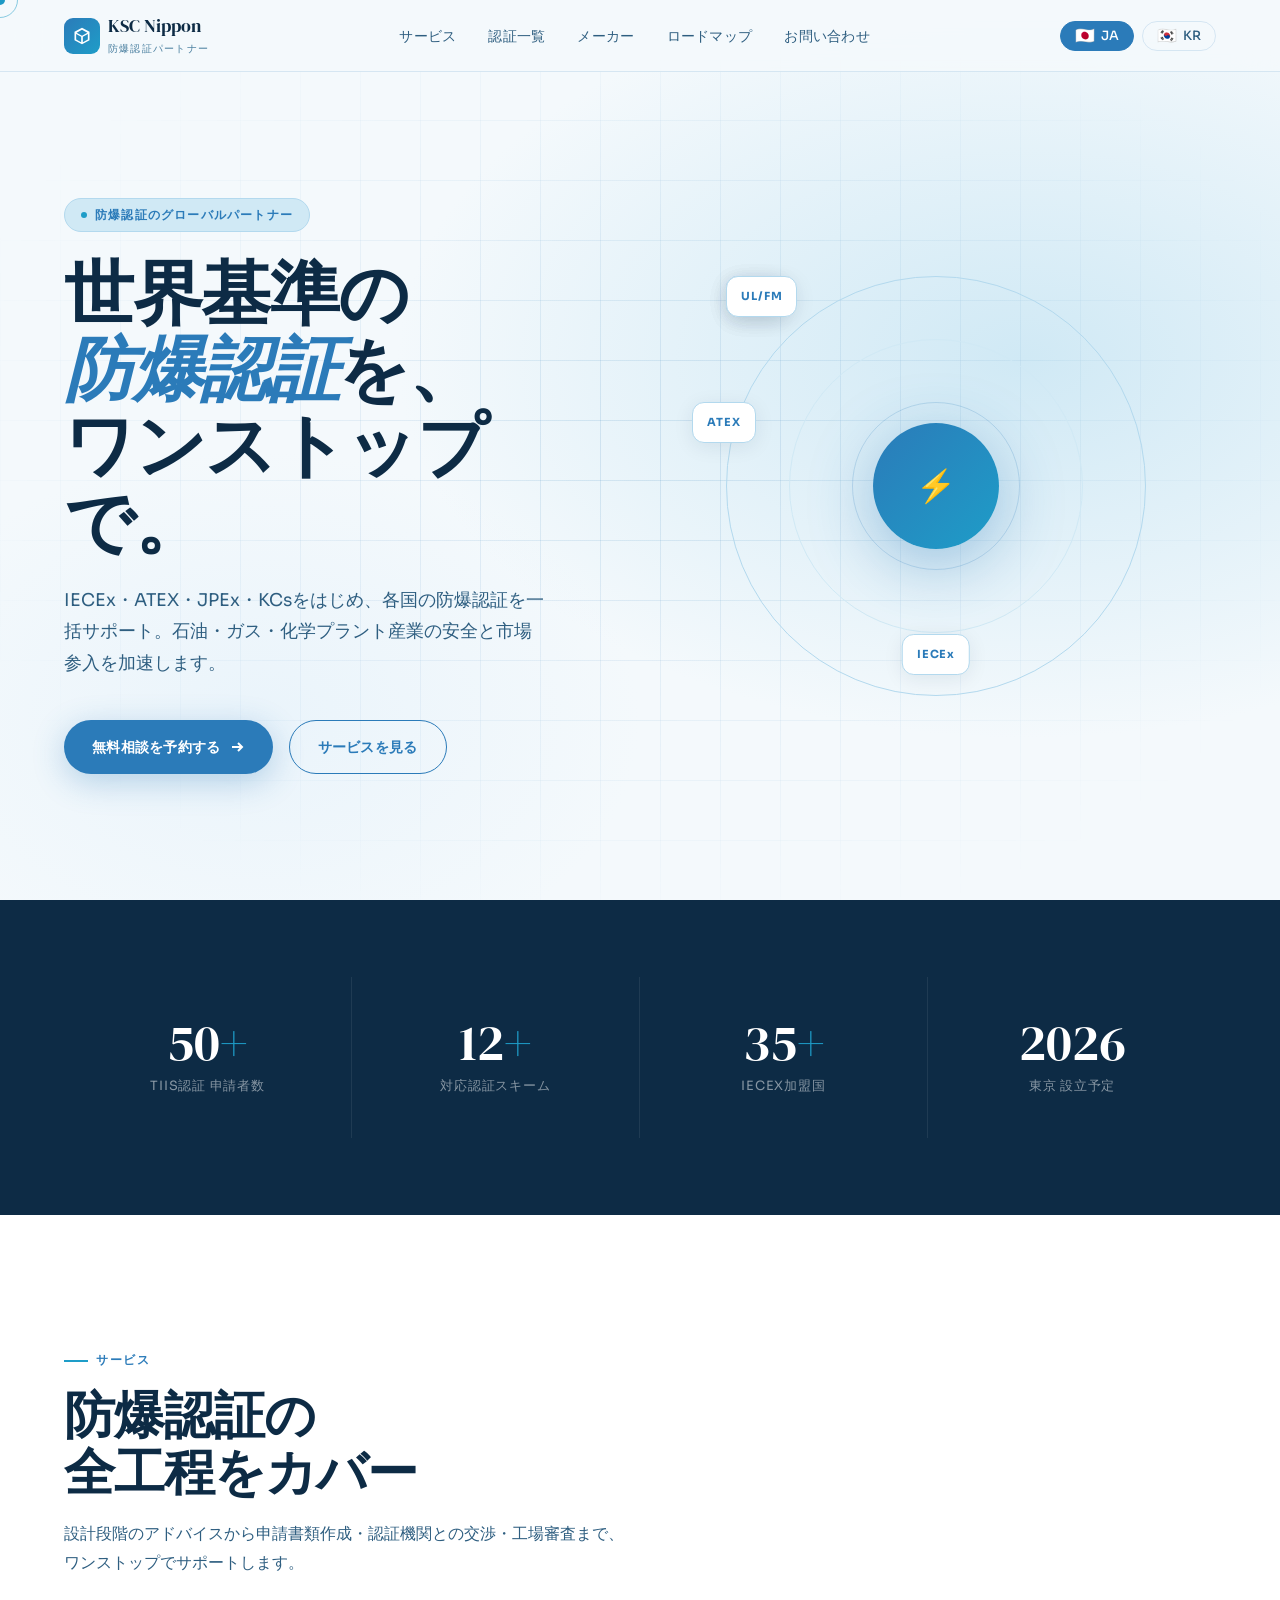
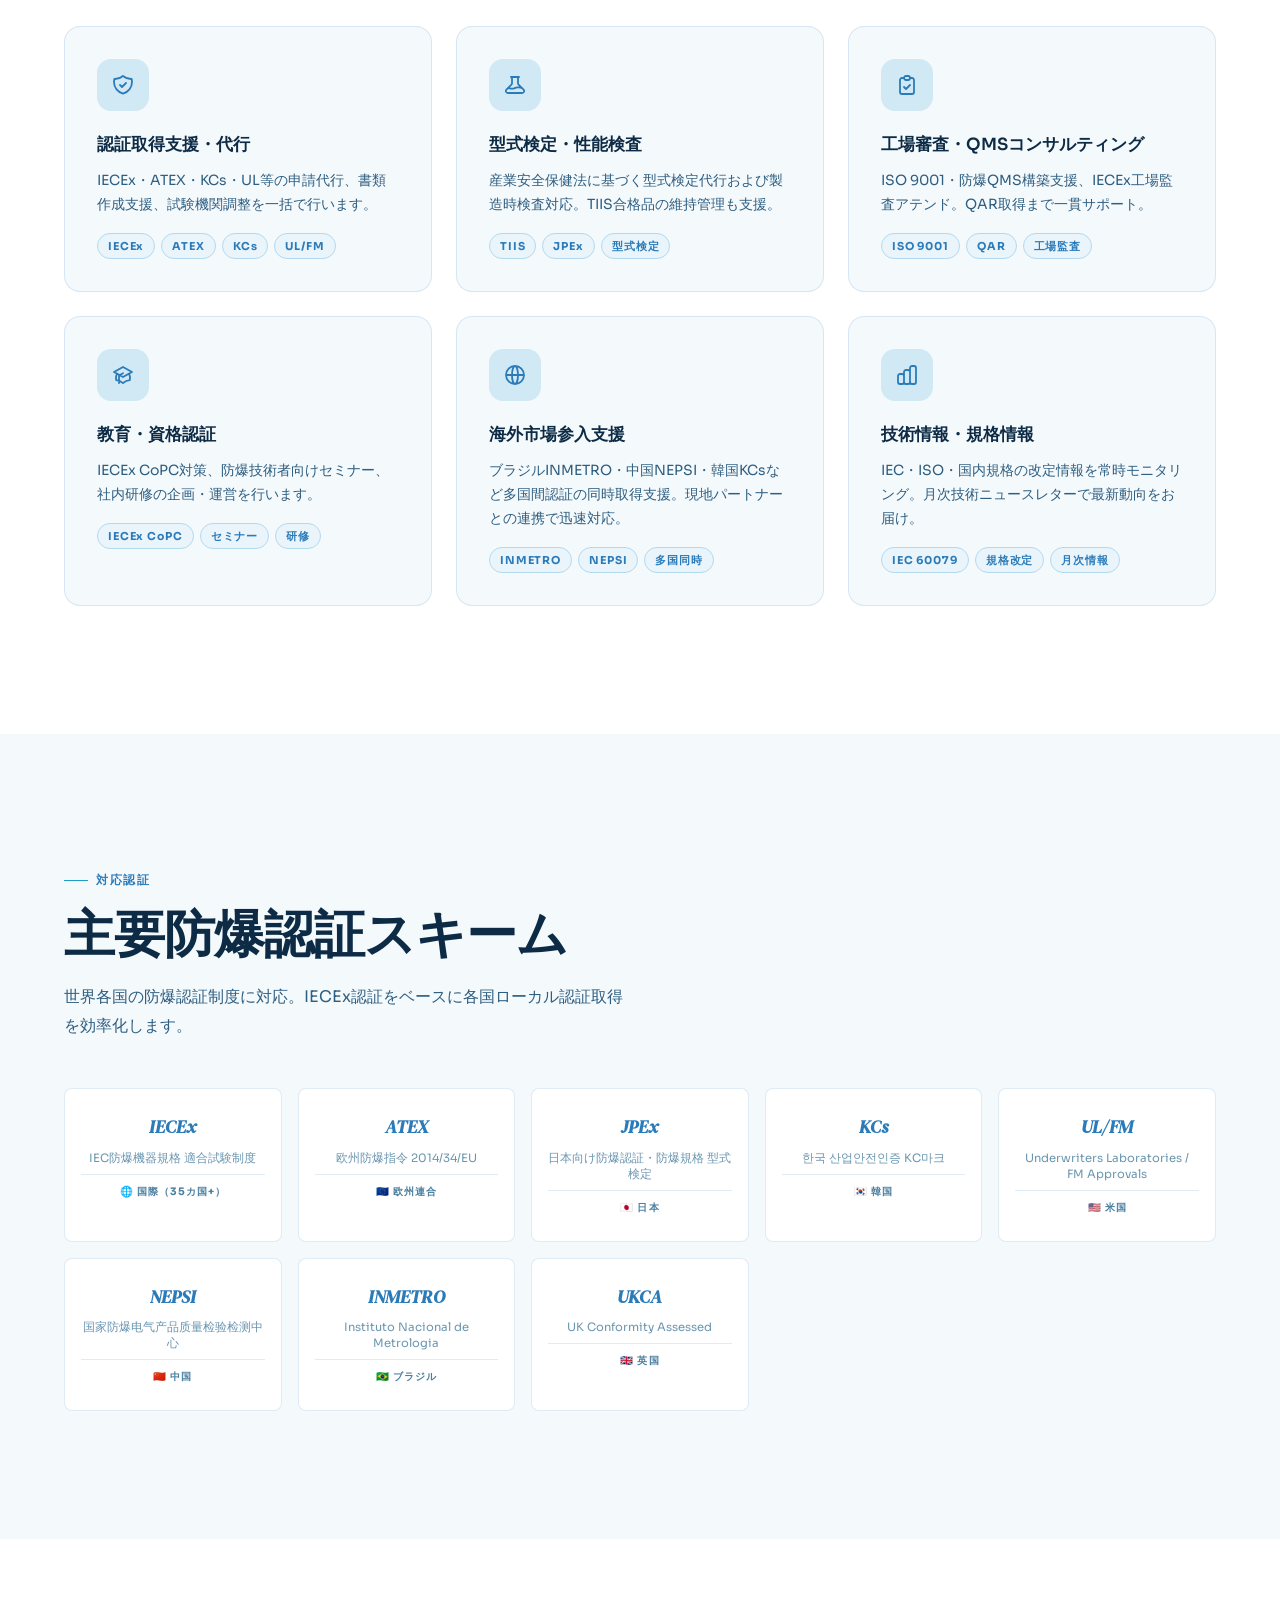
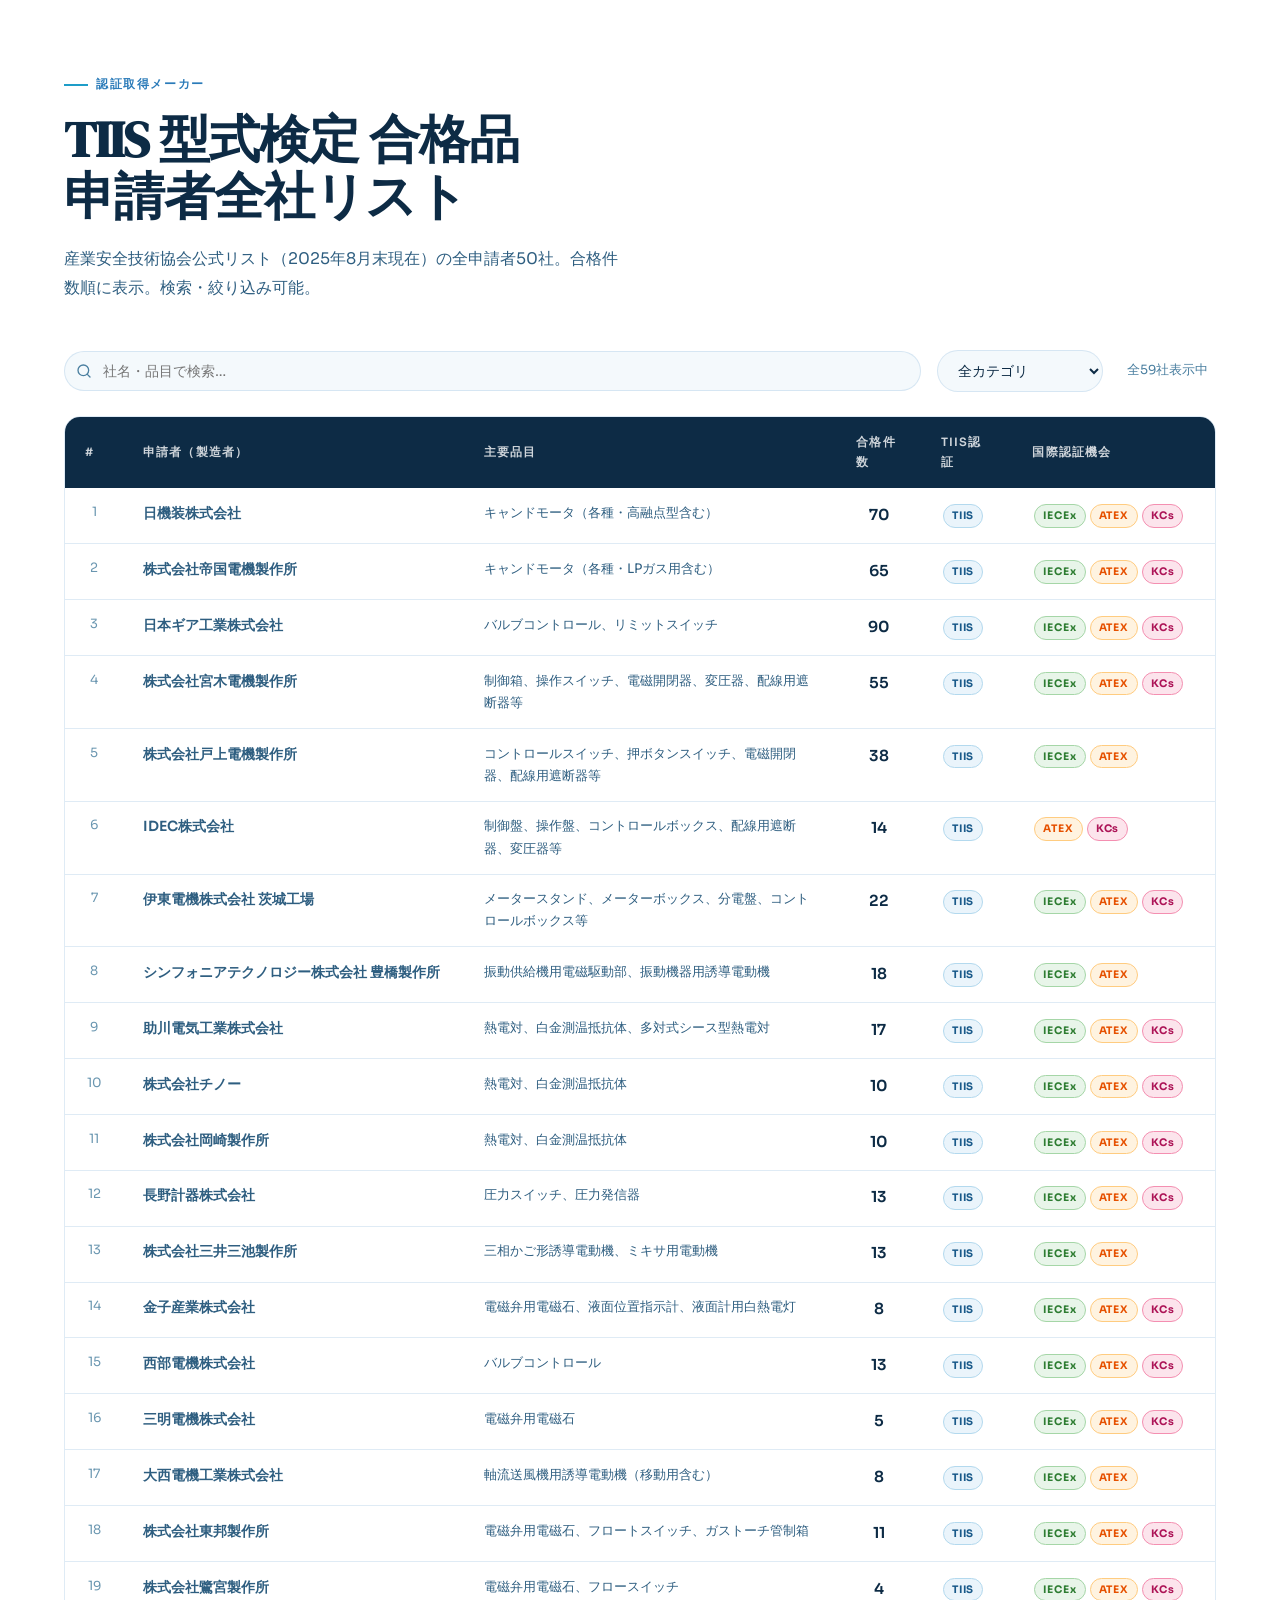
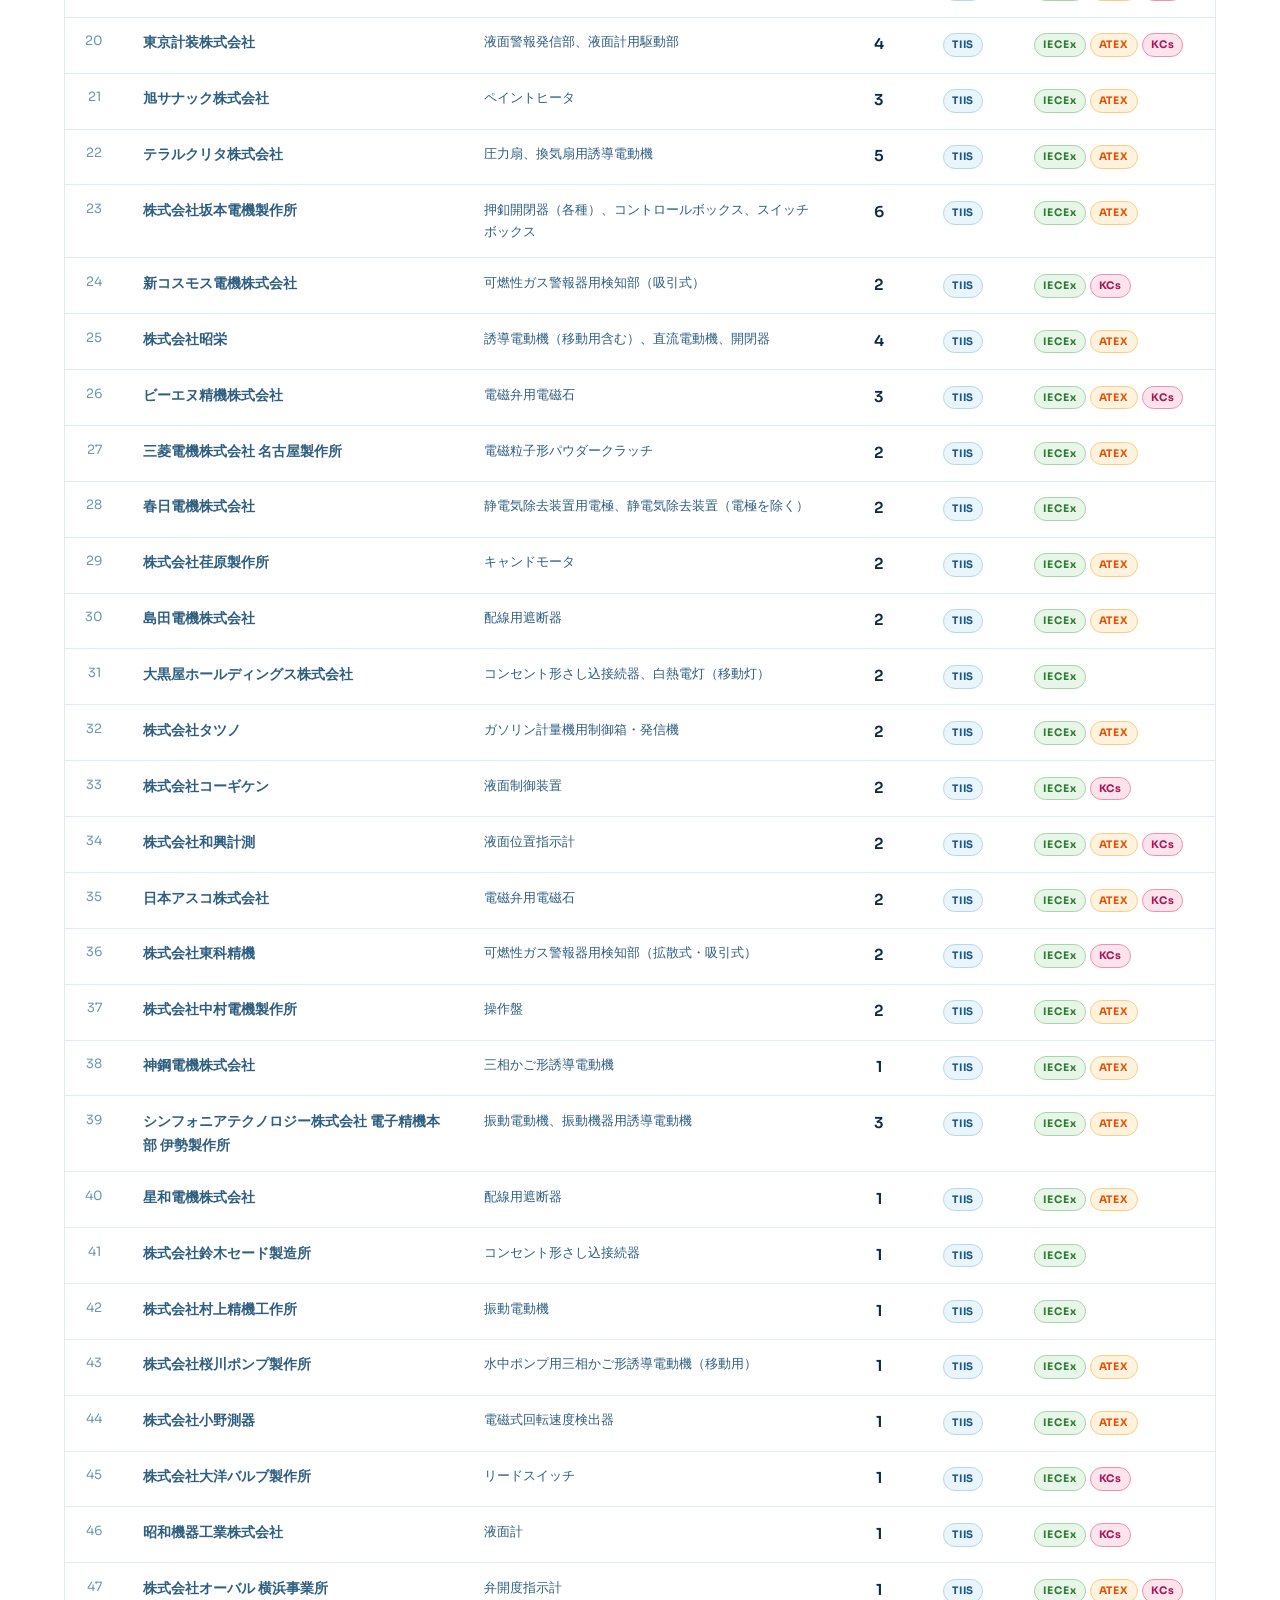
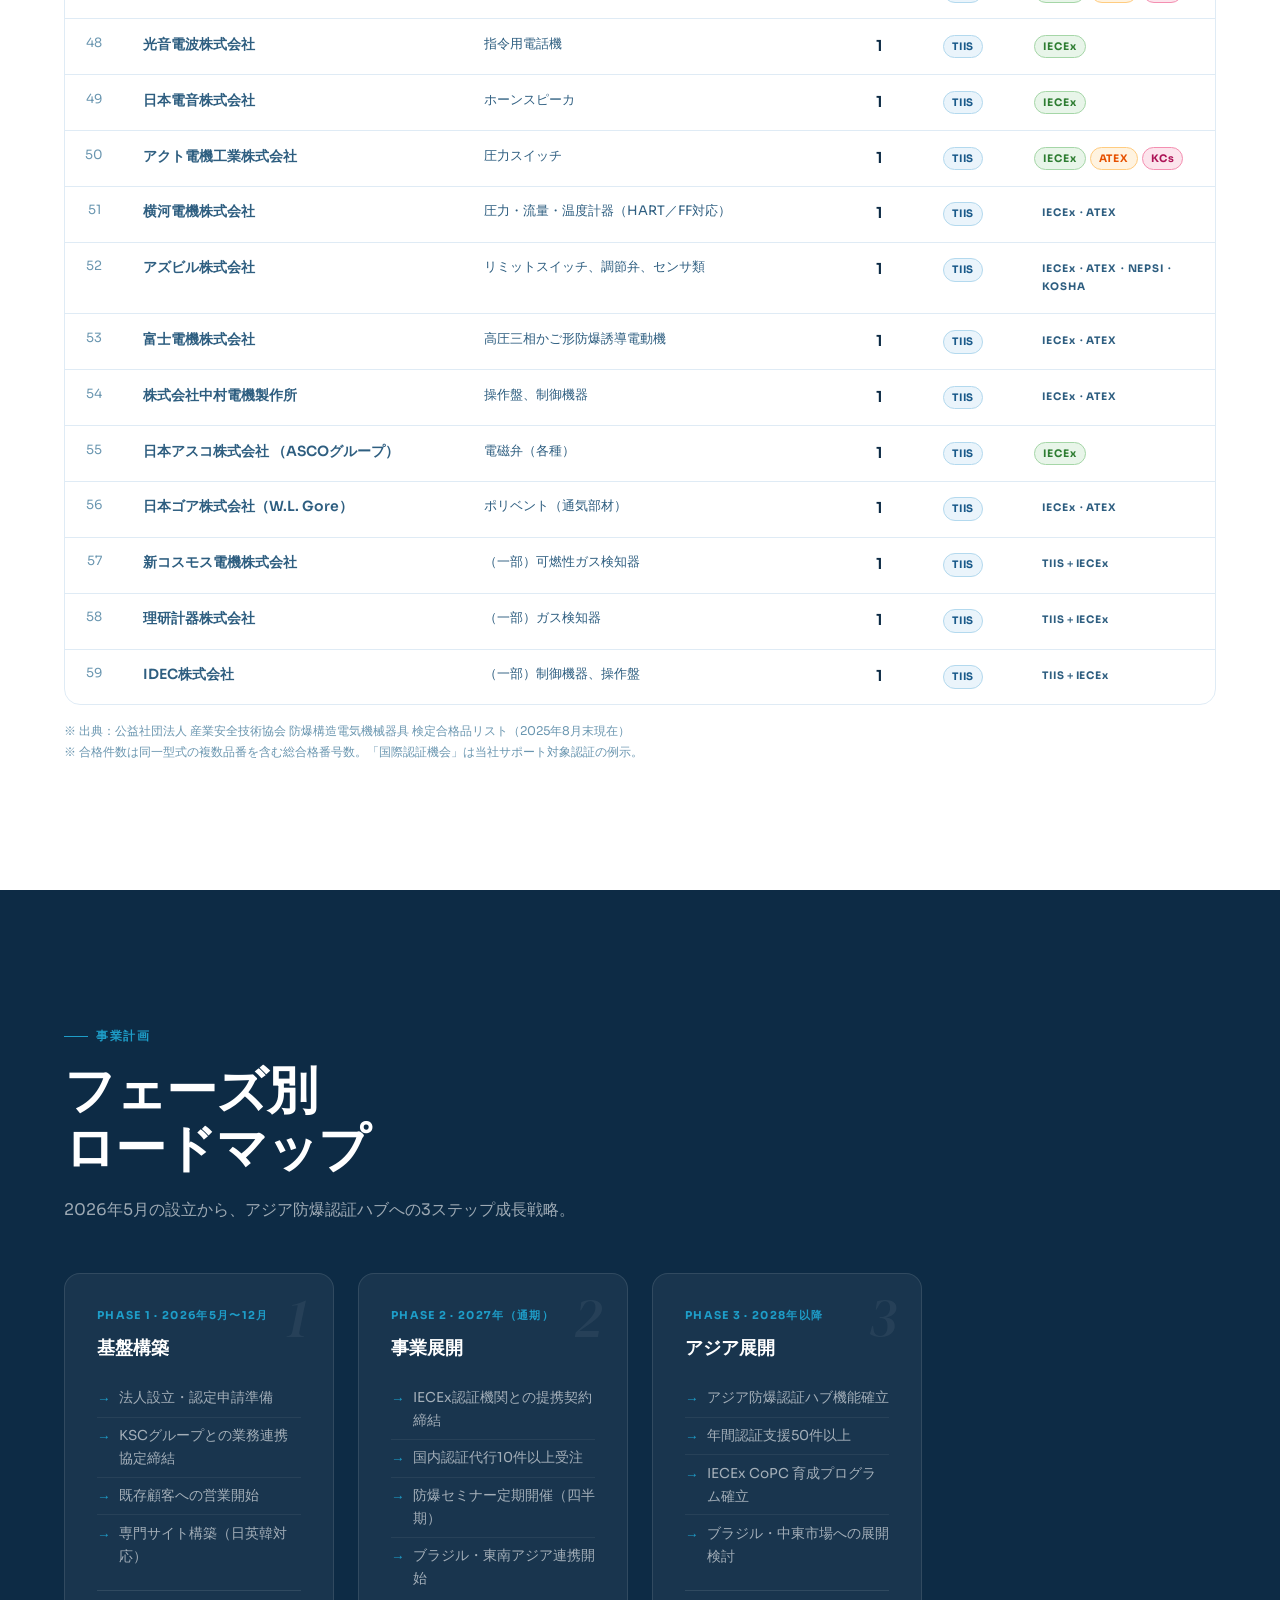
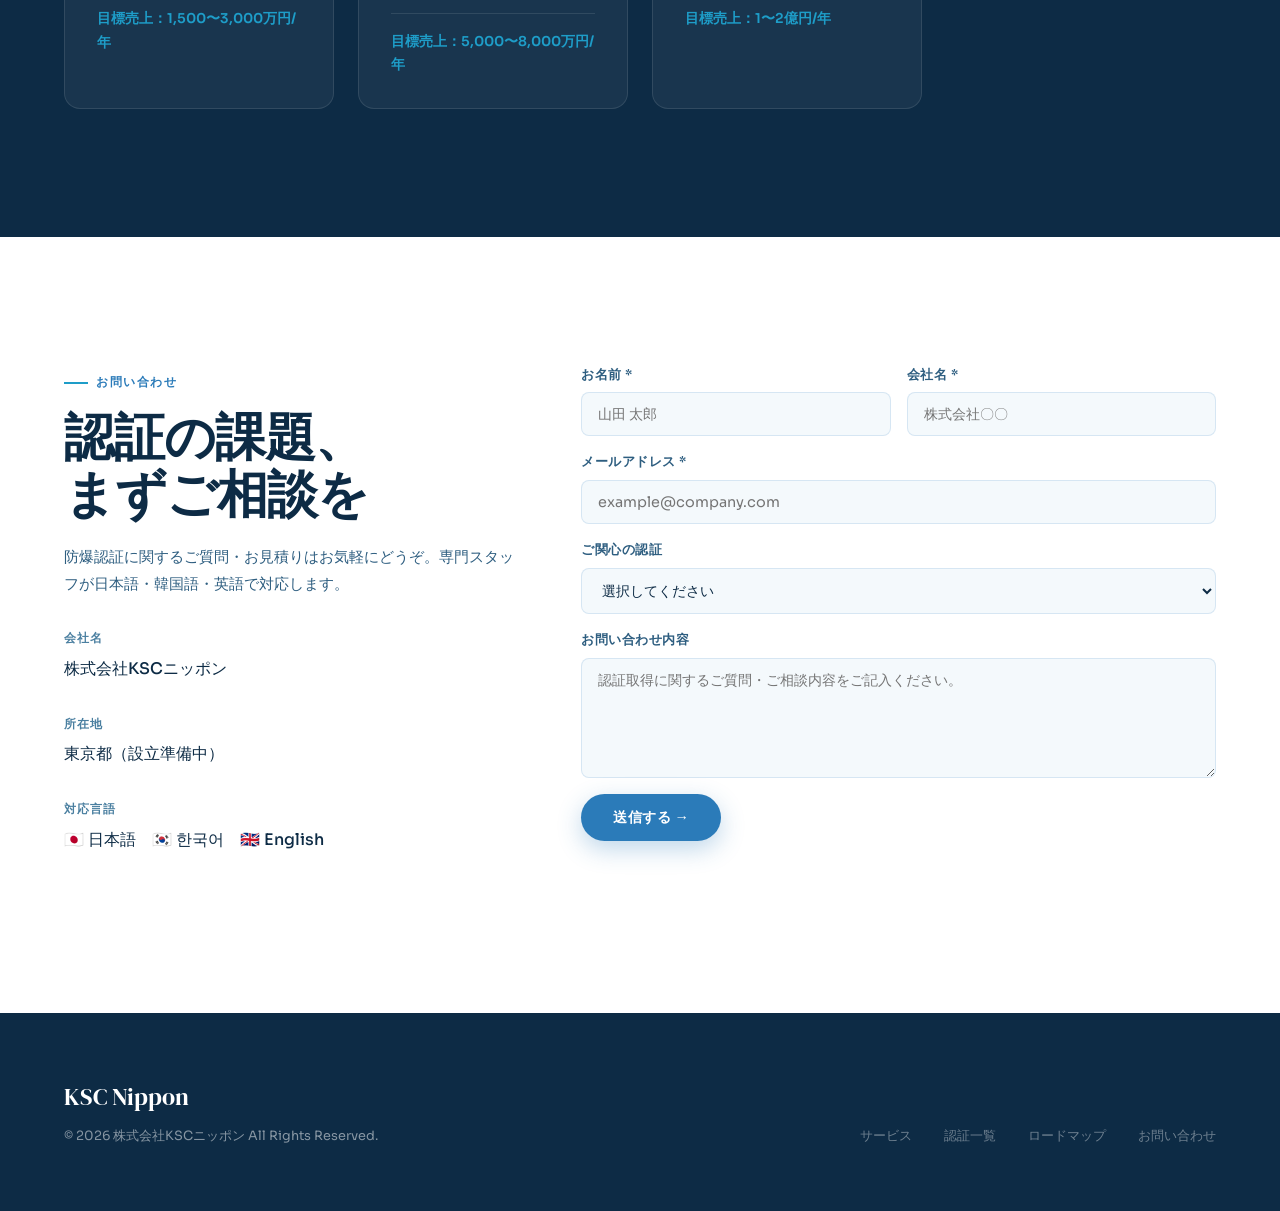
<file: ExIndex.html>
<!DOCTYPE html>
<html lang="ja">
<head>
<meta charset="UTF-8">
<meta name="viewport" content="width=device-width, initial-scale=1.0">
<title>KSC Nippon Co., Ltd. — 防爆認証のパートナー</title>
<link rel="preconnect" href="https://fonts.googleapis.com">
<link rel="preconnect" href="https://fonts.gstatic.com" crossorigin>
<link href="https://fonts.googleapis.com/css2?family=DM+Serif+Display:ital@0;1&family=Sora:wght@300;400;500;600&family=Noto+Sans+KR:wght@300;400;500;600&display=swap" rel="stylesheet">
<link rel="stylesheet" href="assets/style.css">

</head>
</head>
<body data-lang="ja">

<div class="cursor" id="cursor"></div>
<div class="cursor-ring" id="cursorRing"></div>

<!-- ── NAV ───────────────────────────── -->
<nav id="mainNav">
  <a href="#" class="nav-logo">
    <div class="nav-logo-mark">
      <svg viewBox="0 0 24 24"><path d="M12 2L3 7v10l9 5 9-5V7L12 2zm0 2.5l6.5 3.6L12 11.7 5.5 8.1 12 4.5zM5 9.7l6 3.3v6.6L5 16.3V9.7zm8 9.9v-6.6l6-3.3v6.6l-6 3.3z"/></svg>
    </div>
    <div>
      <span class="nav-logo-text">KSC Nippon</span>
      <span class="nav-logo-sub">防爆認証パートナー</span>
    </div>
  </a>
  <ul class="nav-links" id="navLinks">
    <li><a href="#services" data-ja="サービス" data-kr="서비스">サービス</a></li>
    <li><a href="#certifications" data-ja="認証一覧" data-kr="인증 현황">認証一覧</a></li>
    <li><a href="#manufacturers" data-ja="メーカー" data-kr="제조사">メーカー</a></li>
    <li><a href="#roadmap" data-ja="ロードマップ" data-kr="로드맵">ロードマップ</a></li>
    <li><a href="#contact" data-ja="お問い合わせ" data-kr="문의하기">お問い合わせ</a></li>
  </ul>
  <div class="lang-switcher">
    <button class="lang-btn active" id="btnJa" onclick="setLang('ja')">
      <span class="flag">🇯🇵</span> JA
    </button>
    <button class="lang-btn" id="btnKr" onclick="setLang('kr')">
      <span class="flag">🇰🇷</span> KR
    </button>
  </div>
  <button class="hamburger" id="hamburger" onclick="toggleMenu()" aria-label="メニュー">
    <span></span><span></span><span></span>
  </button>
</nav>
<div class="mobile-menu" id="mobileMenu">
  <a href="#services" onclick="toggleMenu()" data-ja="サービス" data-kr="서비스">サービス</a>
  <a href="#certifications" onclick="toggleMenu()" data-ja="認証一覧" data-kr="인증 현황">認証一覧</a>
  <a href="#manufacturers" onclick="toggleMenu()" data-ja="メーカー" data-kr="제조사">メーカー</a>
  <a href="#roadmap" onclick="toggleMenu()" data-ja="ロードマップ" data-kr="로드맵">ロードマップ</a>
  <a href="#contact" onclick="toggleMenu()" data-ja="お問い合わせ" data-kr="문의하기">お問い合わせ</a>
</div>

<!-- ── HERO ───────────────────────────── -->
<section class="hero" id="top">
  <div class="hero-bg"></div>
  <div class="hero-grid"></div>
  <div class="hero-content">
    <div class="hero-eyebrow" data-ja="防爆認証のグローバルパートナー" data-kr="방폭 인증의 글로벌 파트너">防爆認証のグローバルパートナー</div>
    <h1 class="hero-title" data-ja="世界基準の<br><em>防爆認証</em>を、<br>ワンストップで。" data-kr="세계 기준의<br><em>방폭 인증</em>을,<br>원스톱으로.">世界基準の<br><em>防爆認証</em>を、<br>ワンストップで。</h1>
    <p class="hero-desc" data-ja="IECEx・ATEX・JPEx・KCsをはじめ、各国の防爆認証を一括サポート。石油・ガス・化学プラント産業の安全と市場参入を加速します。" data-kr="IECEx·ATEX·JPEx·KCs를 비롯한 각국 방폭 인증을 일괄 지원합니다. 석유·가스·화학 플랜트 산업의 안전과 시장 진입을 가속화합니다.">IECEx・ATEX・JPEx・KCsをはじめ、各国の防爆認証を一括サポート。石油・ガス・化学プラント産業の安全と市場参入を加速します。</p>
    <div class="hero-cta">
      <a href="#contact" class="btn-primary" data-ja="無料相談を予約する" data-kr="무료 상담 예약">
        <span>無料相談を予約する</span>
        <svg class="btn-arrow" viewBox="0 0 16 16" fill="none" stroke="currentColor" stroke-width="2"><path d="M3 8h10M9 4l4 4-4 4"/></svg>
      </a>
      <a href="#services" class="btn-secondary" data-ja="サービスを見る" data-kr="서비스 보기">サービスを見る</a>
    </div>
  </div>
  <div class="hero-visual">
    <div class="cert-diagram">
      <div class="cert-ring"></div>
      <div class="cert-ring cert-ring-2"></div>
      <div class="cert-ring cert-ring-3"></div>
      <div class="cert-center"><div class="cert-center-icon">⚡</div></div>
      <div class="cert-badge">IECEx</div>
      <div class="cert-badge">ATEX</div>
      <div class="cert-badge">KCs</div>
      <div class="cert-badge">JPEx</div>
      <div class="cert-badge">UL/FM</div>
    </div>
  </div>
</section>

<!-- ── STATS ──────────────────────────── -->
<div class="stats">
  <div class="stat-item reveal">
    <div class="stat-num">50<span>+</span></div>
    <div class="stat-label" data-ja="TIIS認証 申請者数" data-kr="TIIS 인증 신청자 수">TIIS認証 申請者数</div>
  </div>
  <div class="stat-item reveal reveal-delay-1">
    <div class="stat-num">12<span>+</span></div>
    <div class="stat-label" data-ja="対応認証スキーム" data-kr="대응 인증 스킴">対応認証スキーム</div>
  </div>
  <div class="stat-item reveal reveal-delay-2">
    <div class="stat-num">35<span>+</span></div>
    <div class="stat-label" data-ja="IECEx加盟国" data-kr="IECEx 가맹국">IECEx加盟国</div>
  </div>
  <div class="stat-item reveal reveal-delay-3">
    <div class="stat-num">2026</div>
    <div class="stat-label" data-ja="東京 設立予定" data-kr="도쿄 설립 예정">東京 設立予定</div>
  </div>
</div>

<!-- ── SERVICES ───────────────────────── -->
<section class="services" id="services">
  <div class="section-label" data-ja="サービス" data-kr="서비스">サービス</div>
  <h2 class="section-title reveal" data-ja="防爆認証の<br>全工程をカバー" data-kr="방폭 인증의<br>전 과정을 커버">防爆認証の<br>全工程をカバー</h2>
  <p class="section-desc reveal" data-ja="設計段階のアドバイスから申請書類作成・認証機関との交渉・工場審査まで、ワンストップでサポートします。" data-kr="설계 단계 자문부터 신청 서류 작성·인증기관 협상·공장심사까지, 원스톱으로 지원합니다.">設計段階のアドバイスから申請書類作成・認証機関との交渉・工場審査まで、ワンストップでサポートします。</p>
  <div class="services-grid">
    <div class="service-card reveal">
      <div class="service-icon">
        <svg viewBox="0 0 24 24"><path d="M9 12l2 2 4-4m5.618-4.016A11.955 11.955 0 0112 2.944a11.955 11.955 0 01-8.618 3.04A12.02 12.02 0 003 9c0 5.591 3.824 10.29 9 11.622 5.176-1.332 9-6.03 9-11.622 0-1.042-.133-2.052-.382-3.016z"/></svg>
      </div>
      <div class="service-title" data-ja="認証取得支援・代行" data-kr="인증 취득 지원·대행">認証取得支援・代行</div>
      <div class="service-desc" data-ja="IECEx・ATEX・KCs・UL等の申請代行、書類作成支援、試験機関調整を一括で行います。" data-kr="IECEx·ATEX·KCs·UL 등의 신청 대행, 서류 작성 지원, 시험기관 조정을 일괄로 수행합니다.">IECEx・ATEX・KCs・UL等の申請代行、書類作成支援、試験機関調整を一括で行います。</div>
      <div class="service-tags"><span class="tag">IECEx</span><span class="tag">ATEX</span><span class="tag">KCs</span><span class="tag">UL/FM</span></div>
    </div>
    <div class="service-card reveal reveal-delay-1">
      <div class="service-icon">
        <svg viewBox="0 0 24 24"><path d="M19.428 15.428a2 2 0 00-1.022-.547l-2.387-.477a6 6 0 00-3.86.517l-.318.158a6 6 0 01-3.86.517L6.05 15.21a2 2 0 00-1.806.547M8 4h8l-1 1v5.172a2 2 0 00.586 1.414l5 5c1.26 1.26.367 3.414-1.415 3.414H4.828c-1.782 0-2.674-2.154-1.414-3.414l5-5A2 2 0 009 10.172V5L8 4z"/></svg>
      </div>
      <div class="service-title" data-ja="型式検定・性能検査" data-kr="형식검정·성능검사">型式検定・性能検査</div>
      <div class="service-desc" data-ja="産業安全保健法に基づく型式検定代行および製造時検査対応。JPEx合格品の維持管理も支援。" data-kr="산업안전보건법에 근거한 형식검정 대행 및 제조 시 검사 대응. JPEx 합격품 유지관리도 지원합니다.">産業安全保健法に基づく型式検定代行および製造時検査対応。TIIS合格品の維持管理も支援。</div>
      <div class="service-tags"><span class="tag">TIIS</span><span class="tag">JPEx</span><span class="tag">型式検定</span></div>
    </div>
    <div class="service-card reveal reveal-delay-2">
      <div class="service-icon">
        <svg viewBox="0 0 24 24"><path d="M9 5H7a2 2 0 00-2 2v12a2 2 0 002 2h10a2 2 0 002-2V7a2 2 0 00-2-2h-2M9 5a2 2 0 002 2h2a2 2 0 002-2M9 5a2 2 0 012-2h2a2 2 0 012 2m-6 9l2 2 4-4"/></svg>
      </div>
      <div class="service-title" data-ja="工場審査・QMSコンサルティング" data-kr="공장심사·QMS 컨설팅">工場審査・QMSコンサルティング</div>
      <div class="service-desc" data-ja="ISO 9001・防爆QMS構築支援、IECEx工場監査アテンド。QAR取得まで一貫サポート。" data-kr="ISO 9001·방폭 QMS 구축 지원, IECEx 공장감사 어텐드. QAR 취득까지 일관 지원합니다.">ISO 9001・防爆QMS構築支援、IECEx工場監査アテンド。QAR取得まで一貫サポート。</div>
      <div class="service-tags"><span class="tag">ISO 9001</span><span class="tag">QAR</span><span class="tag">工場監査</span></div>
    </div>
    <div class="service-card reveal reveal-delay-3">
      <div class="service-icon">
        <svg viewBox="0 0 24 24"><path d="M12 14l9-5-9-5-9 5 9 5zm0 0l6.16-3.422a12.083 12.083 0 01.665 6.479A11.952 11.952 0 0012 20.055a11.952 11.952 0 00-6.824-2.998 12.078 12.078 0 01.665-6.479L12 14zm-4 6v-7.5l4-2.222"/></svg>
      </div>
      <div class="service-title" data-ja="教育・資格認証" data-kr="교육·자격 인증">教育・資格認証</div>
      <div class="service-desc" data-ja="IECEx CoPC対策、防爆技術者向けセミナー、社内研修の企画・運営を行います。" data-kr="IECEx CoPC 대책, 방폭 기술자 세미나, 사내 연수 기획·운영을 수행합니다.">IECEx CoPC対策、防爆技術者向けセミナー、社内研修の企画・運営を行います。</div>
      <div class="service-tags"><span class="tag">IECEx CoPC</span><span class="tag">セミナー</span><span class="tag">研修</span></div>
    </div>
    <div class="service-card reveal">
      <div class="service-icon">
        <svg viewBox="0 0 24 24"><path d="M21 12a9 9 0 01-9 9m9-9a9 9 0 00-9-9m9 9H3m9 9a9 9 0 01-9-9m9 9c1.657 0 3-4.03 3-9s-1.343-9-3-9m0 18c-1.657 0-3-4.03-3-9s1.343-9 3-9m-9 9a9 9 0 019-9"/></svg>
      </div>
      <div class="service-title" data-ja="海外市場参入支援" data-kr="해외 시장 진출 지원">海外市場参入支援</div>
      <div class="service-desc" data-ja="ブラジルINMETRO・中国NEPSI・韓国KCsなど多国間認証の同時取得支援。現地パートナーとの連携で迅速対応。" data-kr="브라질 INMETRO·중국 NEPSI·한국 KCs 등 다국간 인증 동시 취득 지원. 현지 파트너와의 연계로 신속 대응합니다.">ブラジルINMETRO・中国NEPSI・韓国KCsなど多国間認証の同時取得支援。現地パートナーとの連携で迅速対応。</div>
      <div class="service-tags"><span class="tag">INMETRO</span><span class="tag">NEPSI</span><span class="tag">多国同時</span></div>
    </div>
    <div class="service-card reveal reveal-delay-1">
      <div class="service-icon">
        <svg viewBox="0 0 24 24"><path d="M9 19v-6a2 2 0 00-2-2H5a2 2 0 00-2 2v6a2 2 0 002 2h2a2 2 0 002-2zm0 0V9a2 2 0 012-2h2a2 2 0 012 2v10m-6 0a2 2 0 002 2h2a2 2 0 002-2m0 0V5a2 2 0 012-2h2a2 2 0 012 2v14a2 2 0 01-2 2h-2a2 2 0 01-2-2z"/></svg>
      </div>
      <div class="service-title" data-ja="技術情報・規格情報" data-kr="기술 정보·규격 정보">技術情報・規格情報</div>
      <div class="service-desc" data-ja="IEC・ISO・国内規格の改定情報を常時モニタリング。月次技術ニュースレターで最新動向をお届け。" data-kr="IEC·ISO·국내 규격 개정 정보를 상시 모니터링. 월간 기술 뉴스레터로 최신 동향을 전달합니다.">IEC・ISO・国内規格の改定情報を常時モニタリング。月次技術ニュースレターで最新動向をお届け。</div>
      <div class="service-tags"><span class="tag">IEC 60079</span><span class="tag">規格改定</span><span class="tag">月次情報</span></div>
    </div>
  </div>
</section>

<!-- ── CERTIFICATIONS ─────────────────── -->
<section class="certifications" id="certifications">
  <div class="section-label" data-ja="対応認証" data-kr="대응 인증">対応認証</div>
  <h2 class="section-title reveal" data-ja="主要防爆認証スキーム" data-kr="주요 방폭 인증 스킴">主要防爆認証スキーム</h2>
  <p class="section-desc reveal" data-ja="世界各国の防爆認証制度に対応。IECEx認証をベースに各国ローカル認証取得を効率化します。" data-kr="전 세계 방폭 인증 제도에 대응합니다. IECEx 인증을 기반으로 각국 로컬 인증 취득을 효율화합니다.">世界各国の防爆認証制度に対応。IECEx認証をベースに各国ローカル認証取得を効率化します。</p>
  <div class="cert-grid">
    <div class="cert-card reveal"><div class="cert-name">IECEx</div><div class="cert-full">IEC防爆機器規格 適合試験制度</div><div class="cert-country">🌐 国際（35カ国+）</div></div>
    <div class="cert-card reveal reveal-delay-1"><div class="cert-name">ATEX</div><div class="cert-full">欧州防爆指令 2014/34/EU</div><div class="cert-country">🇪🇺 欧州連合</div></div>
    <div class="cert-card reveal reveal-delay-2"><div class="cert-name">JPEx</div><div class="cert-full">日本向け防爆認証・防爆規格 型式検定</div><div class="cert-country">🇯🇵 日本</div></div>
    <div class="cert-card reveal reveal-delay-3"><div class="cert-name">KCs</div><div class="cert-full">한국 산업안전인증 KC마크</div><div class="cert-country">🇰🇷 韓国</div></div>
    <div class="cert-card reveal"><div class="cert-name">UL/FM</div><div class="cert-full">Underwriters Laboratories / FM Approvals</div><div class="cert-country">🇺🇸 米国</div></div>
    <div class="cert-card reveal reveal-delay-1"><div class="cert-name">NEPSI</div><div class="cert-full">国家防爆电气产品质量检验检测中心</div><div class="cert-country">🇨🇳 中国</div></div>
    <div class="cert-card reveal reveal-delay-2"><div class="cert-name">INMETRO</div><div class="cert-full">Instituto Nacional de Metrologia</div><div class="cert-country">🇧🇷 ブラジル</div></div>
    <div class="cert-card reveal reveal-delay-3"><div class="cert-name">UKCA</div><div class="cert-full">UK Conformity Assessed</div><div class="cert-country">🇬🇧 英国</div></div>
  </div>
</section>

<!-- ── MANUFACTURERS ──────────────────── -->
<section class="manufacturers" id="manufacturers">
  <div class="section-label" data-ja="認証取得メーカー" data-kr="인증 취득 제조사">認証取得メーカー</div>
  <h2 class="section-title reveal" data-ja="TIIS 型式検定 合格品<br>申請者全社リスト" data-kr="TIIS 형식검정 합격품<br>신청자 전사 목록">TIIS 型式検定 合格品<br>申請者全社リスト</h2>
  <p class="section-desc reveal" data-ja="産業安全技術協会公式リスト（2025年8月末現在）の全申請者50社。合格件数順に表示。検索・絞り込み可能。" data-kr="산업안전기술협회 공식 리스트（2025년 8월 말 현재）의 전체 신청자 50개사. 합격 건수 순으로 표시. 검색·필터 가능.">産業安全技術協会公式リスト（2025年8月末現在）の全申請者50社。合格件数順に表示。検索・絞り込み可能。</p>

  <!-- Search + filter bar -->
  <div style="display:flex;gap:1rem;flex-wrap:wrap;margin-bottom:1.5rem;align-items:center;" class="reveal">
    <div style="position:relative;flex:1;min-width:200px;">
      <svg style="position:absolute;left:12px;top:50%;transform:translateY(-50%);width:16px;height:16px;stroke:var(--steel);fill:none;stroke-width:2;stroke-linecap:round;" viewBox="0 0 24 24"><circle cx="11" cy="11" r="8"/><path d="m21 21-4.35-4.35"/></svg>
      <input id="mfrSearch" type="text" placeholder="社名・品目で検索…" style="width:100%;padding:10px 12px 10px 38px;border:1.5px solid var(--border);border-radius:999px;font-size:0.875rem;background:var(--fog);color:var(--navy);outline:none;font-family:var(--font-body);" oninput="filterTable()" data-placeholder-ja="社名・品目で検索…" data-placeholder-kr="회사명·품목으로 검색…">
    </div>
    <select id="mfrCategory" onchange="filterTable()" style="padding:10px 16px;border:1.5px solid var(--border);border-radius:999px;font-size:0.875rem;background:var(--fog);color:var(--navy);outline:none;font-family:var(--font-body);cursor:pointer;">
      <option value="" data-ja="全カテゴリ" data-kr="전체 카테고리">全カテゴリ</option>
      <option value="モータ" data-ja="電動機・モータ" data-kr="전동기·모터">電動機・モータ</option>
      <option value="スイッチ" data-ja="スイッチ・開閉器" data-kr="스위치·개폐기">スイッチ・開閉器</option>
      <option value="バルブ" data-ja="バルブ・制御器" data-kr="밸브·제어기">バルブ・制御器</option>
      <option value="熱電対" data-ja="センサ・計測器" data-kr="센서·계측기">センサ・計測器</option>
      <option value="制御" data-ja="制御盤・操作盤" data-kr="제어반·조작반">制御盤・操作盤</option>
      <option value="電磁弁" data-ja="電磁弁・電磁石" data-kr="전자밸브·전자석">電磁弁・電磁石</option>
      <option value="ガス" data-ja="ガス検知器" data-kr="가스 검지기">ガス検知器</option>
    </select>
    <div id="mfrCount" style="font-size:0.8rem;color:var(--steel);white-space:nowrap;padding:0 8px;">全50社表示中</div>
  </div>

  <div class="mfr-table-wrap reveal">
    <table class="mfr-table" id="mfrTable">
      <thead>
        <tr>
          <th style="width:3%">#</th>
          <th data-ja="申請者（製造者）" data-kr="신청자（제조사）">申請者（製造者）</th>
          <th data-ja="主要品目" data-kr="주요 품목">主要品目</th>
          <th data-ja="合格件数" data-kr="합격 건수">合格件数</th>
          <th data-ja="TIIS認証" data-kr="TIIS 인증">TIIS認証</th>
          <th data-ja="国際認証機会" data-kr="국제 인증 기회">国際認証機会</th>
        </tr>
      </thead>
      <tbody id="mfrTbody">
      </tbody>
    </table>
    <div id="mfrNoResult" style="display:none;text-align:center;padding:2rem;color:var(--text-soft);font-size:0.9rem;">該当する企業が見つかりませんでした</div>
  </div>

  <p style="margin-top:1rem;font-size:0.75rem;color:var(--text-soft);" class="reveal">
    ※ 出典：公益社団法人 産業安全技術協会 防爆構造電気機械器具 検定合格品リスト（2025年8月末現在）<br>
    ※ 合格件数は同一型式の複数品番を含む総合格番号数。「国際認証機会」は当社サポート対象認証の例示。
  </p>
</section>

<!-- ── ROADMAP ─────────────────────────── -->
<section class="roadmap" id="roadmap">
  <div class="section-label" data-ja="事業計画" data-kr="사업 계획">事業計画</div>
  <h2 class="section-title reveal" data-ja="フェーズ別<br>ロードマップ" data-kr="단계별<br>로드맵">フェーズ別<br>ロードマップ</h2>
  <p class="section-desc reveal" data-ja="2026年5月の設立から、アジア防爆認証ハブへの3ステップ成長戦略。" data-kr="2026년 5월 설립부터 아시아 방폭 인증 허브까지의 3단계 성장 전략.">2026年5月の設立から、アジア防爆認証ハブへの3ステップ成長戦略。</p>
  <div class="phases">
    <div class="phase-card reveal">
      <div class="phase-num">1</div>
      <div class="phase-label" data-ja="Phase 1 · 2026年5月〜12月" data-kr="Phase 1 · 2026년 5월~12월">Phase 1 · 2026年5月〜12月</div>
      <div class="phase-title" data-ja="基盤構築" data-kr="기반 구축">基盤構築</div>
      <ul class="phase-items">
        <li data-ja="法人設立・認定申請準備" data-kr="법인 설립·인정 신청 준비">法人設立・認定申請準備</li>
        <li data-ja="KSCグループとの業務連携協定締結" data-kr="KSC 그룹과의 업무 연계 협정 체결">KSCグループとの業務連携協定締結</li>
        <li data-ja="既存顧客への営業開始" data-kr="기존 고객 영업 개시">既存顧客への営業開始</li>
        <li data-ja="専門サイト構築（日英韓対応）" data-kr="전문 사이트 구축（일·영·한 대응）">専門サイト構築（日英韓対応）</li>
      </ul>
      <div class="phase-revenue" data-ja="目標売上：1,500〜3,000万円/年" data-kr="목표 매출：1,500~3,000만 엔/년">目標売上：1,500〜3,000万円/年</div>
    </div>
    <div class="phase-card reveal reveal-delay-1">
      <div class="phase-num">2</div>
      <div class="phase-label" data-ja="Phase 2 · 2027年（通期）" data-kr="Phase 2 · 2027년（연간）">Phase 2 · 2027年（通期）</div>
      <div class="phase-title" data-ja="事業展開" data-kr="사업 전개">事業展開</div>
      <ul class="phase-items">
        <li data-ja="IECEx認証機関との提携契約締結" data-kr="IECEx 인증기관과의 제휴 계약 체결">IECEx認証機関との提携契約締結</li>
        <li data-ja="国内認証代行10件以上受注" data-kr="국내 인증 대행 10건 이상 수주">国内認証代行10件以上受注</li>
        <li data-ja="防爆セミナー定期開催（四半期）" data-kr="방폭 세미나 정기 개최（분기）">防爆セミナー定期開催（四半期）</li>
        <li data-ja="ブラジル・東南アジア連携開始" data-kr="브라질·동남아시아 연계 개시">ブラジル・東南アジア連携開始</li>
      </ul>
      <div class="phase-revenue" data-ja="目標売上：5,000〜8,000万円/年" data-kr="목표 매출：5,000~8,000만 엔/년">目標売上：5,000〜8,000万円/年</div>
    </div>
    <div class="phase-card reveal reveal-delay-2">
      <div class="phase-num">3</div>
      <div class="phase-label" data-ja="Phase 3 · 2028年以降" data-kr="Phase 3 · 2028년 이후">Phase 3 · 2028年以降</div>
      <div class="phase-title" data-ja="アジア展開" data-kr="아시아 전개">アジア展開</div>
      <ul class="phase-items">
        <li data-ja="アジア防爆認証ハブ機能確立" data-kr="아시아 방폭 인증 허브 기능 확립">アジア防爆認証ハブ機能確立</li>
        <li data-ja="年間認証支援50件以上" data-kr="연간 인증 지원 50건 이상">年間認証支援50件以上</li>
        <li data-ja="IECEx CoPC 育成プログラム確立" data-kr="IECEx CoPC 육성 프로그램 확립">IECEx CoPC 育成プログラム確立</li>
        <li data-ja="ブラジル・中東市場への展開検討" data-kr="브라질·중동 시장 진출 검토">ブラジル・中東市場への展開検討</li>
      </ul>
      <div class="phase-revenue" data-ja="目標売上：1〜2億円/年" data-kr="목표 매출：1~2억 엔/년">目標売上：1〜2億円/年</div>
    </div>
  </div>
</section>

<!-- ── CONTACT ─────────────────────────── -->
<section class="contact" id="contact">
  <div class="contact-wrap">
    <div>
      <div class="section-label" data-ja="お問い合わせ" data-kr="문의하기">お問い合わせ</div>
      <h2 class="section-title reveal" data-ja="認証の課題、<br>まずご相談を" data-kr="인증 과제,<br>먼저 상담을">認証の課題、<br>まずご相談を</h2>
      <p style="font-size:0.95rem;color:var(--text-mid);line-height:1.8;margin-bottom:2rem;" class="reveal" data-ja="防爆認証に関するご質問・お見積りはお気軽にどうぞ。専門スタッフが日本語・韓国語・英語で対応します。" data-kr="방폭 인증에 관한 질문·견적 문의는 편하게 연락주세요. 전문 스태프가 일본어·한국어·영어로 대응합니다.">防爆認証に関するご質問・お見積りはお気軽にどうぞ。専門スタッフが日本語・韓国語・英語で対応します。</p>
      <div class="contact-info-block reveal">
        <div class="contact-info-label" data-ja="会社名" data-kr="회사명">会社名</div>
        <div class="contact-info-value">株式会社KSCニッポン</div>
      </div>
      <div class="contact-info-block reveal">
        <div class="contact-info-label" data-ja="所在地" data-kr="소재지">所在地</div>
        <div class="contact-info-value" data-ja="東京都（設立準備中）" data-kr="도쿄도（설립 준비 중）">東京都（設立準備中）</div>
      </div>
      <div class="contact-info-block reveal">
        <div class="contact-info-label" data-ja="対応言語" data-kr="대응 언어">対応言語</div>
        <div class="contact-info-value" data-ja="🇯🇵 日本語　🇰🇷 한국어　🇬🇧 English" data-kr="🇯🇵 일본어　🇰🇷 한국어　🇬🇧 영어">🇯🇵 日本語　🇰🇷 한국어　🇬🇧 English</div>
      </div>
    </div>
    <form class="contact-form reveal" onsubmit="handleSubmit(event)">
      <div class="form-row">
        <div class="form-group">
          <label class="form-label" data-ja="お名前 *" data-kr="성함 *">お名前 *</label>
          <input class="form-input" type="text" required placeholder="山田 太郎" data-placeholder-ja="山田 太郎" data-placeholder-kr="홍길동">
        </div>
        <div class="form-group">
          <label class="form-label" data-ja="会社名 *" data-kr="회사명 *">会社名 *</label>
          <input class="form-input" type="text" required placeholder="株式会社〇〇" data-placeholder-ja="株式会社〇〇" data-placeholder-kr="○○주식회사">
        </div>
      </div>
      <div class="form-group">
        <label class="form-label" data-ja="メールアドレス *" data-kr="이메일 주소 *">メールアドレス *</label>
        <input class="form-input" type="email" required placeholder="example@company.com">
      </div>
      <div class="form-group">
        <label class="form-label" data-ja="ご関心の認証" data-kr="관심 있는 인증">ご関心の認証</label>
        <select class="form-select">
          <option value="" data-ja="選択してください" data-kr="선택해 주세요">選択してください</option>
          <option>IECEx</option><option>ATEX</option><option>JPEx / 型式検定</option>
          <option>KCs（韓国）</option><option>UL/FM（米国）</option><option>NEPSI（中国）</option>
          <option>INMETRO（ブラジル）</option><option data-ja="複数・その他" data-kr="복수·기타">複数・その他</option>
        </select>
      </div>
      <div class="form-group">
        <label class="form-label" data-ja="お問い合わせ内容" data-kr="문의 내용">お問い合わせ内容</label>
        <textarea class="form-textarea" placeholder="認証取得に関するご質問・ご相談内容をご記入ください。" data-placeholder-ja="認証取得に関するご質問・ご相談内容をご記入ください。" data-placeholder-kr="인증 취득에 관한 질문·상담 내용을 기재해 주세요."></textarea>
      </div>
      <button type="submit" class="form-submit" data-ja="送信する →" data-kr="전송하기 →">送信する →</button>
      <div id="formMsg" style="display:none;margin-top:1rem;font-size:0.875rem;color:var(--azure);font-weight:500;"></div>
    </form>
  </div>
</section>

<!-- ── FOOTER ─────────────────────────── -->
<footer>
  <div class="footer-inner">
    <div>
      <div class="footer-logo">KSC Nippon</div>
      <div class="footer-copy" data-ja="© 2026 株式会社KSCニッポン All Rights Reserved." data-kr="© 2026 KSC 니폰 주식회사 All Rights Reserved.">© 2026 株式会社KSCニッポン All Rights Reserved.</div>
    </div>
    <div class="footer-links">
      <a href="#services" data-ja="サービス" data-kr="서비스">サービス</a>
      <a href="#certifications" data-ja="認証一覧" data-kr="인증 현황">認証一覧</a>
      <a href="#roadmap" data-ja="ロードマップ" data-kr="로드맵">ロードマップ</a>
      <a href="#contact" data-ja="お問い合わせ" data-kr="문의하기">お問い合わせ</a>
    </div>
  </div>
</footer>


<script src="assets/ExMain.js"></script>

</body>
</html>
</file>
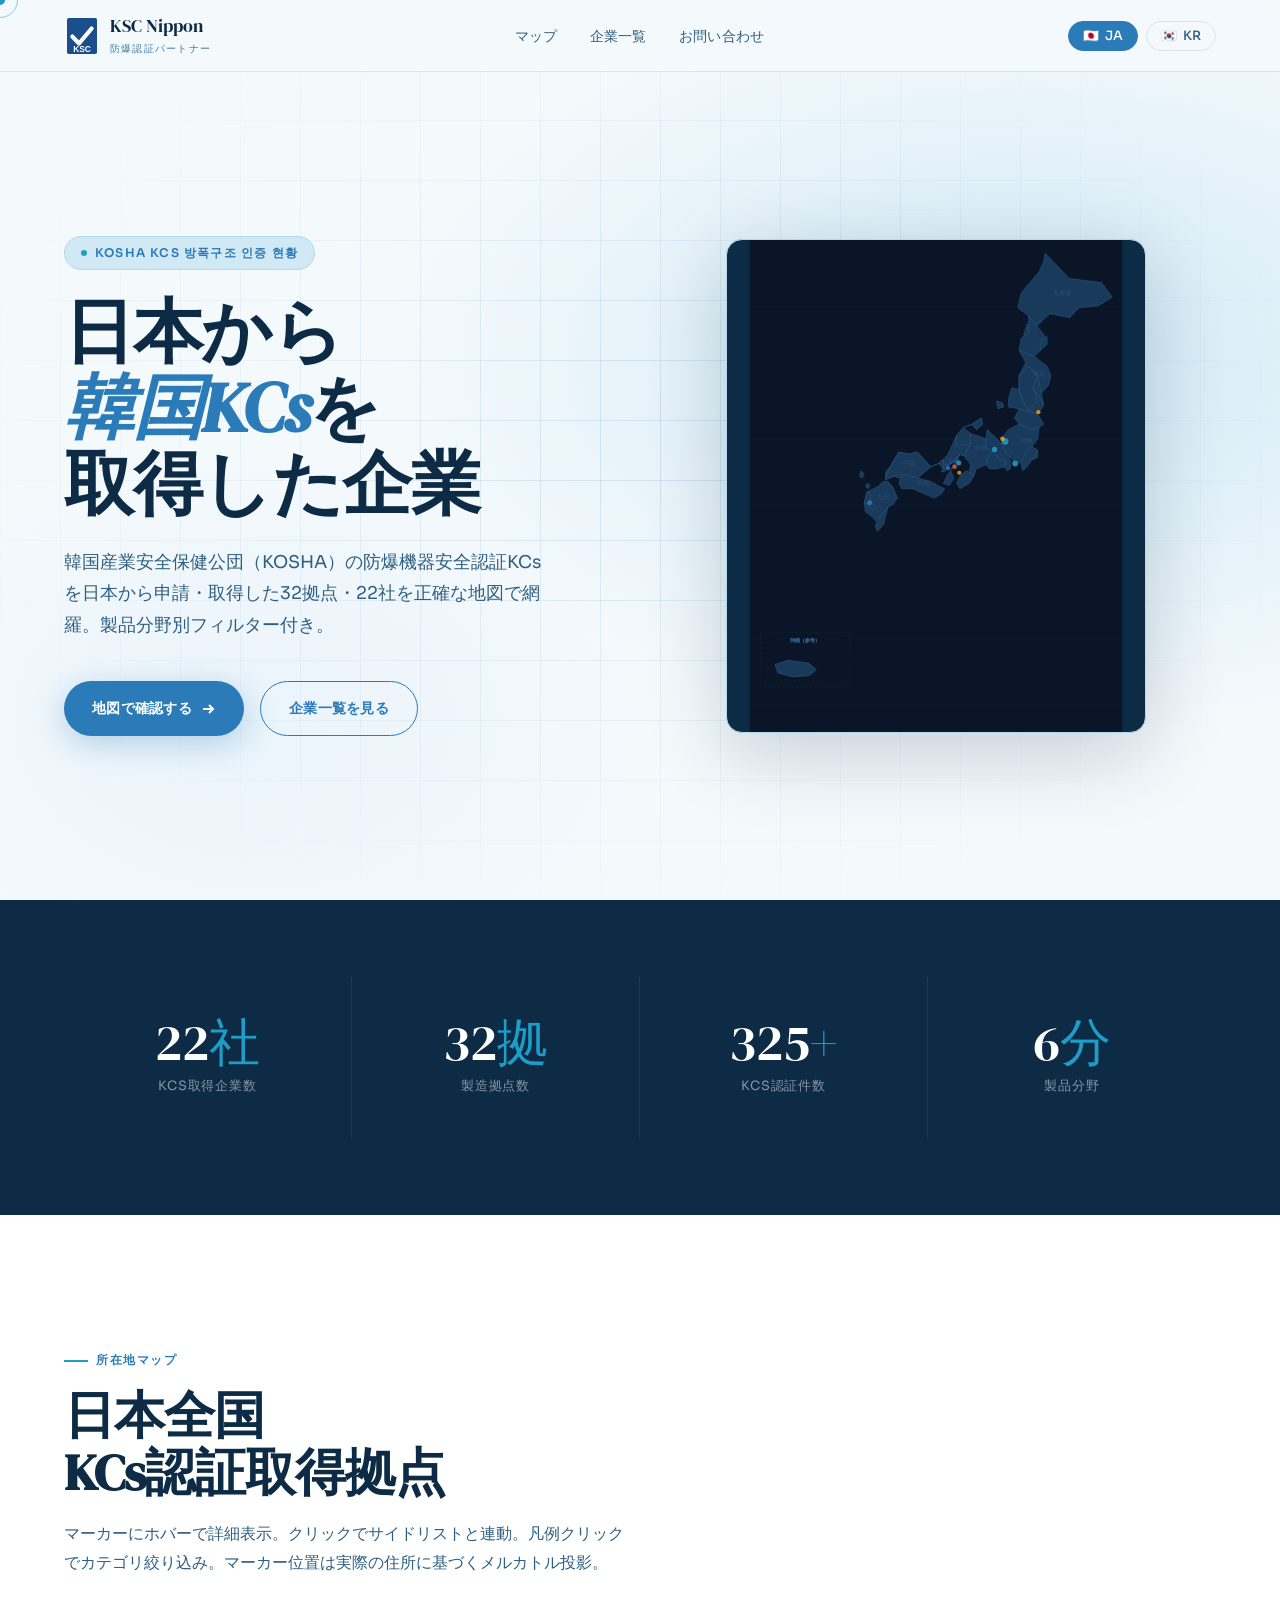
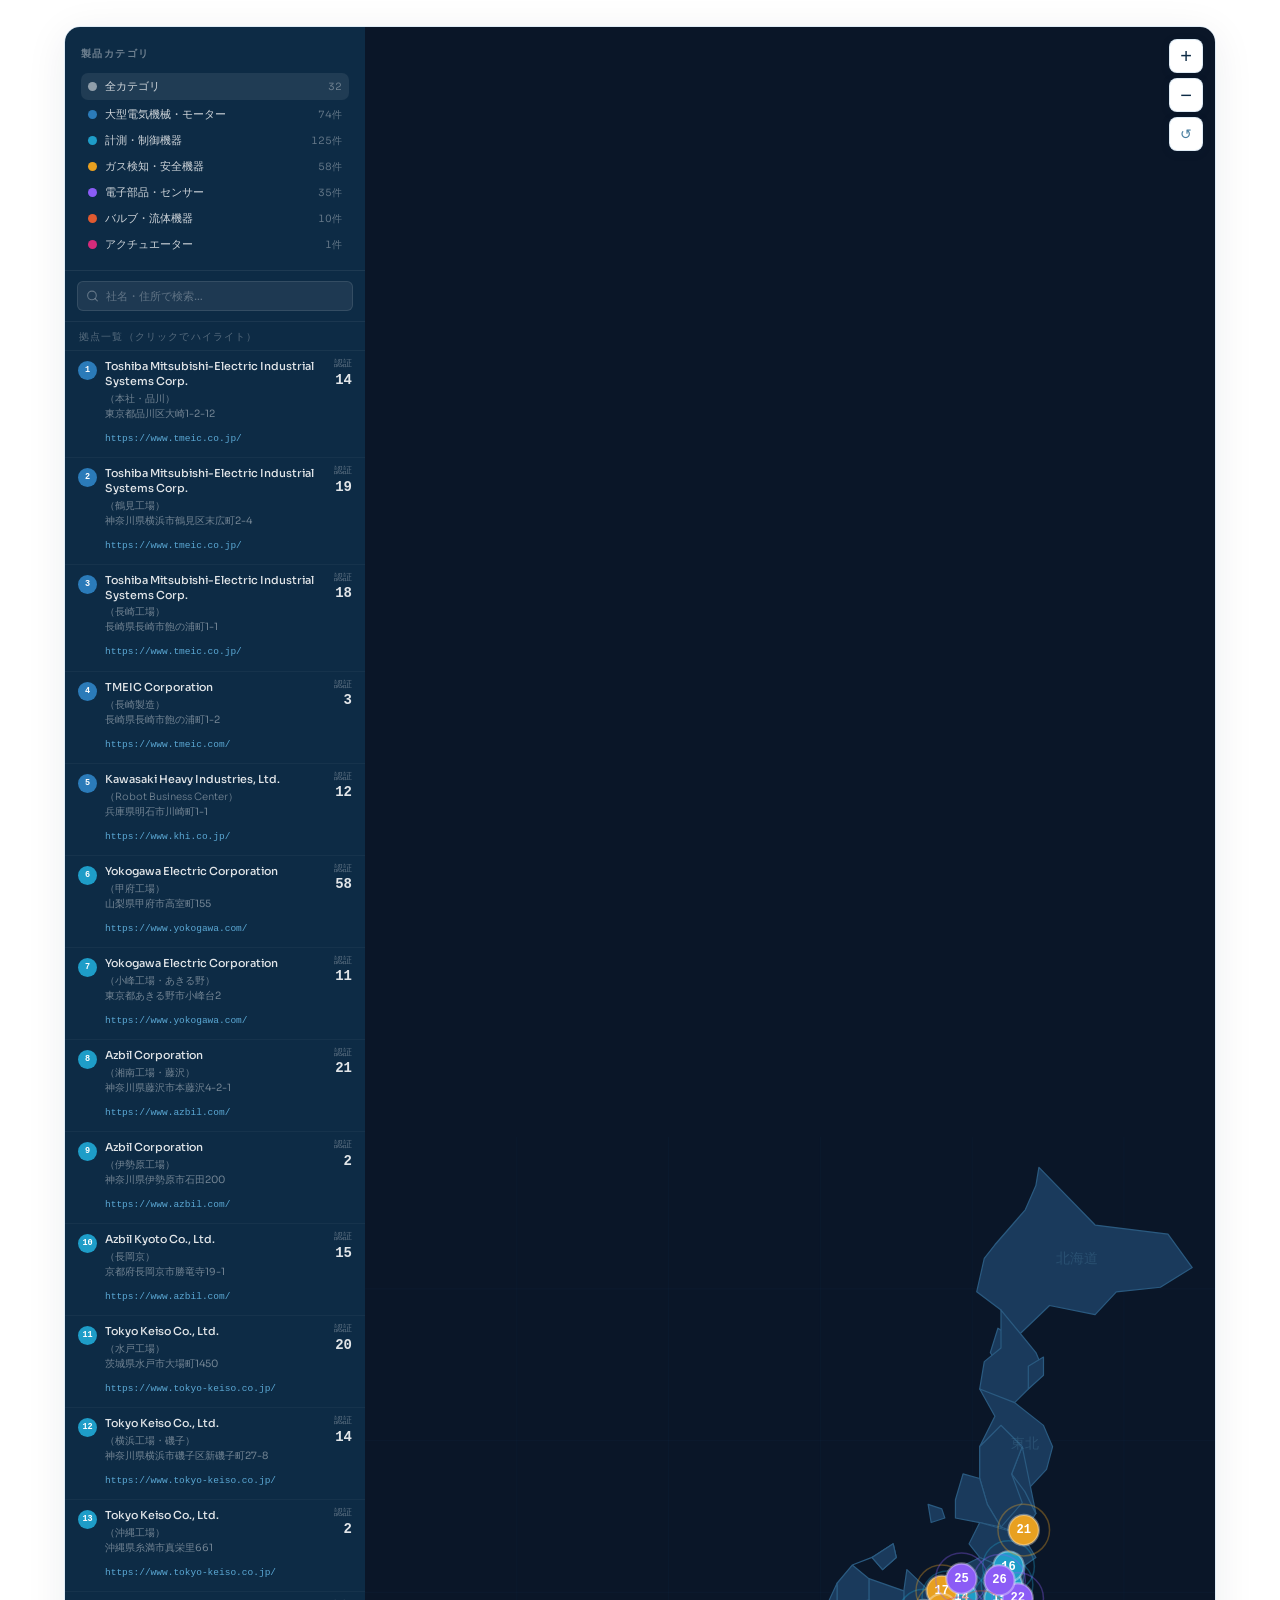
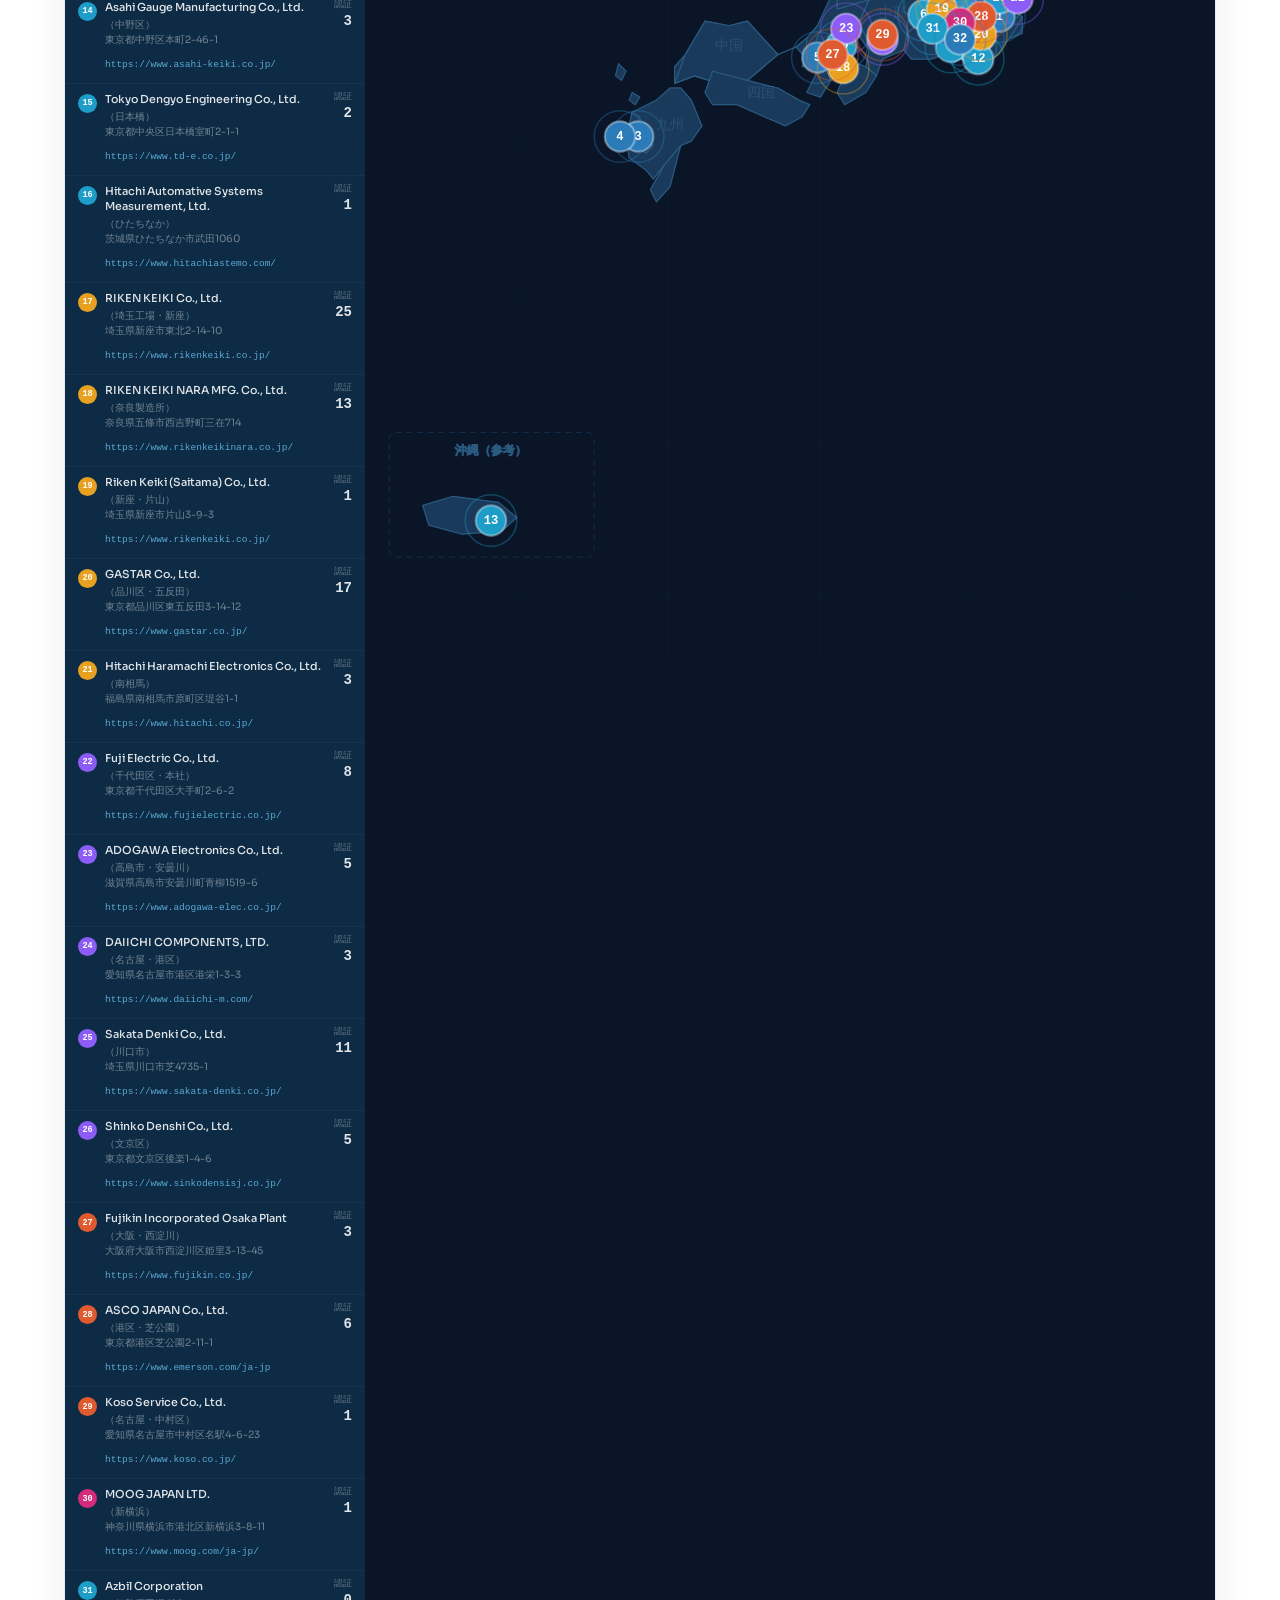
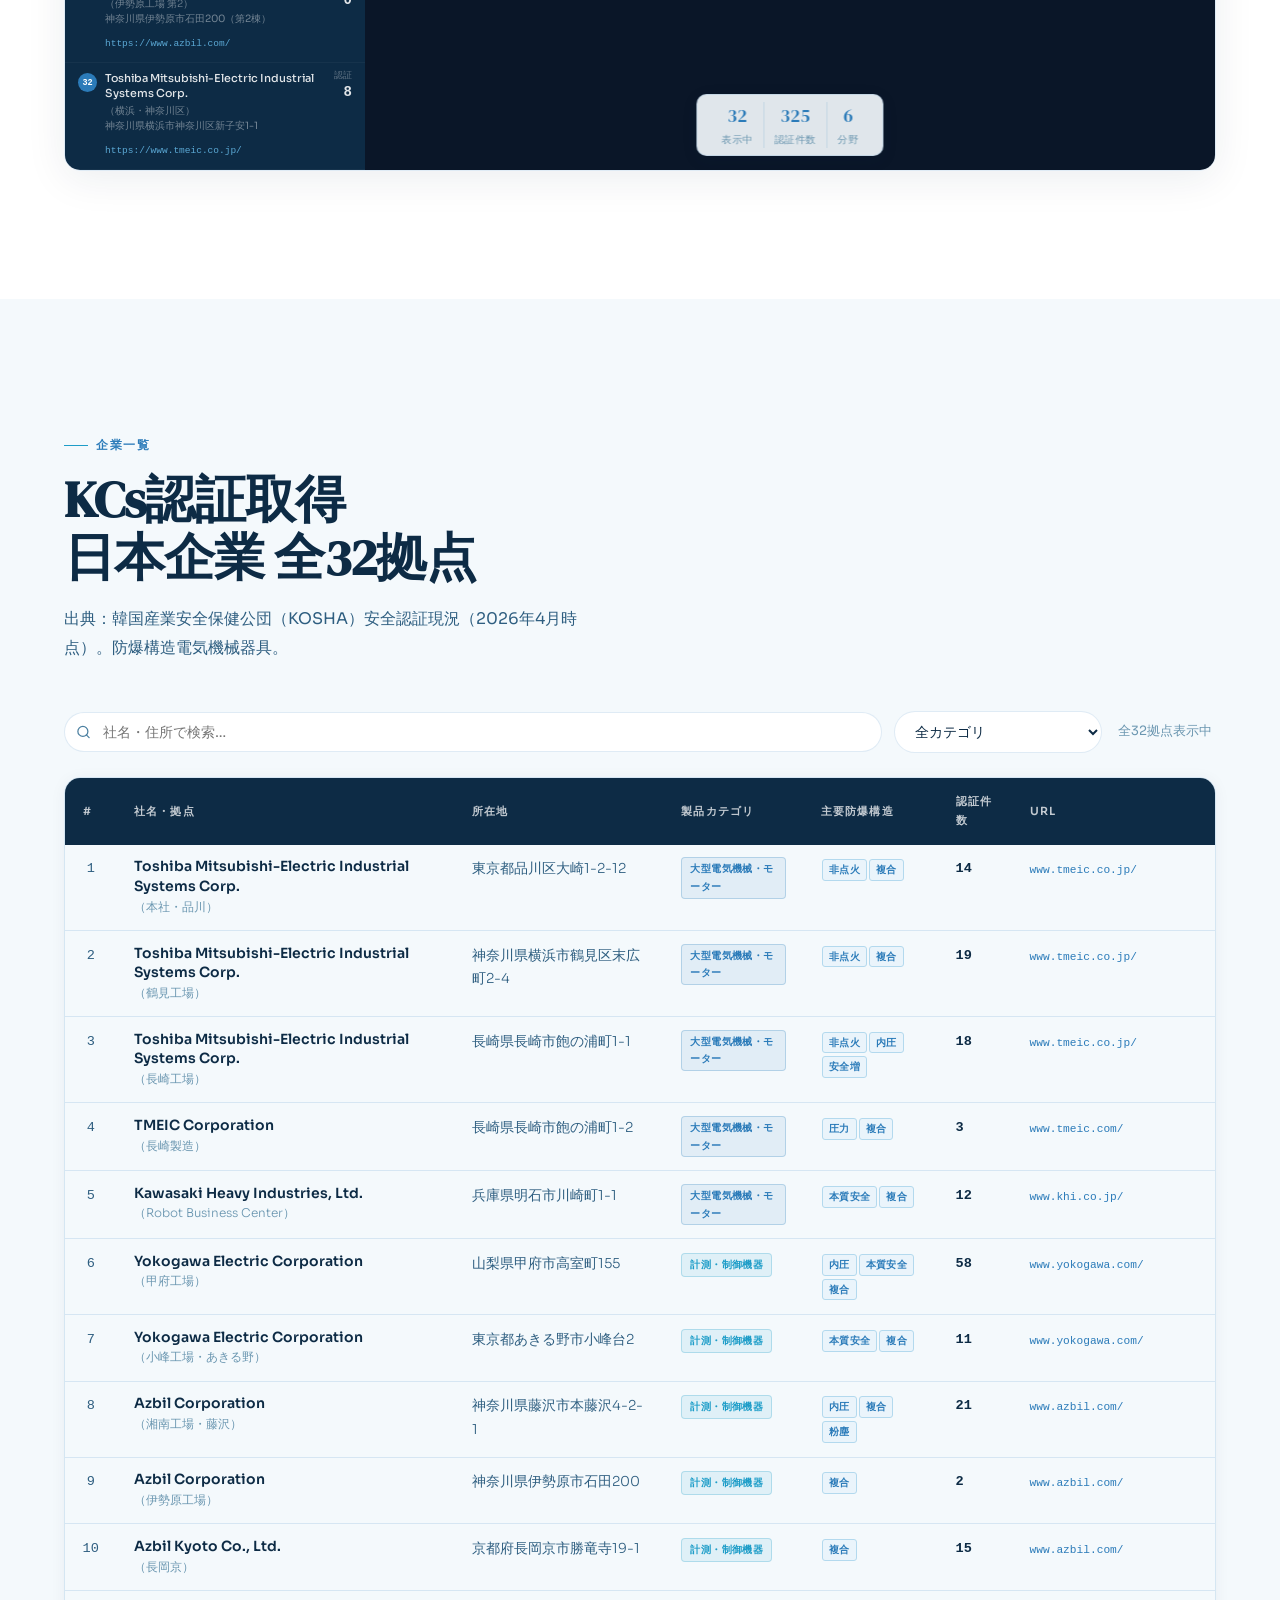
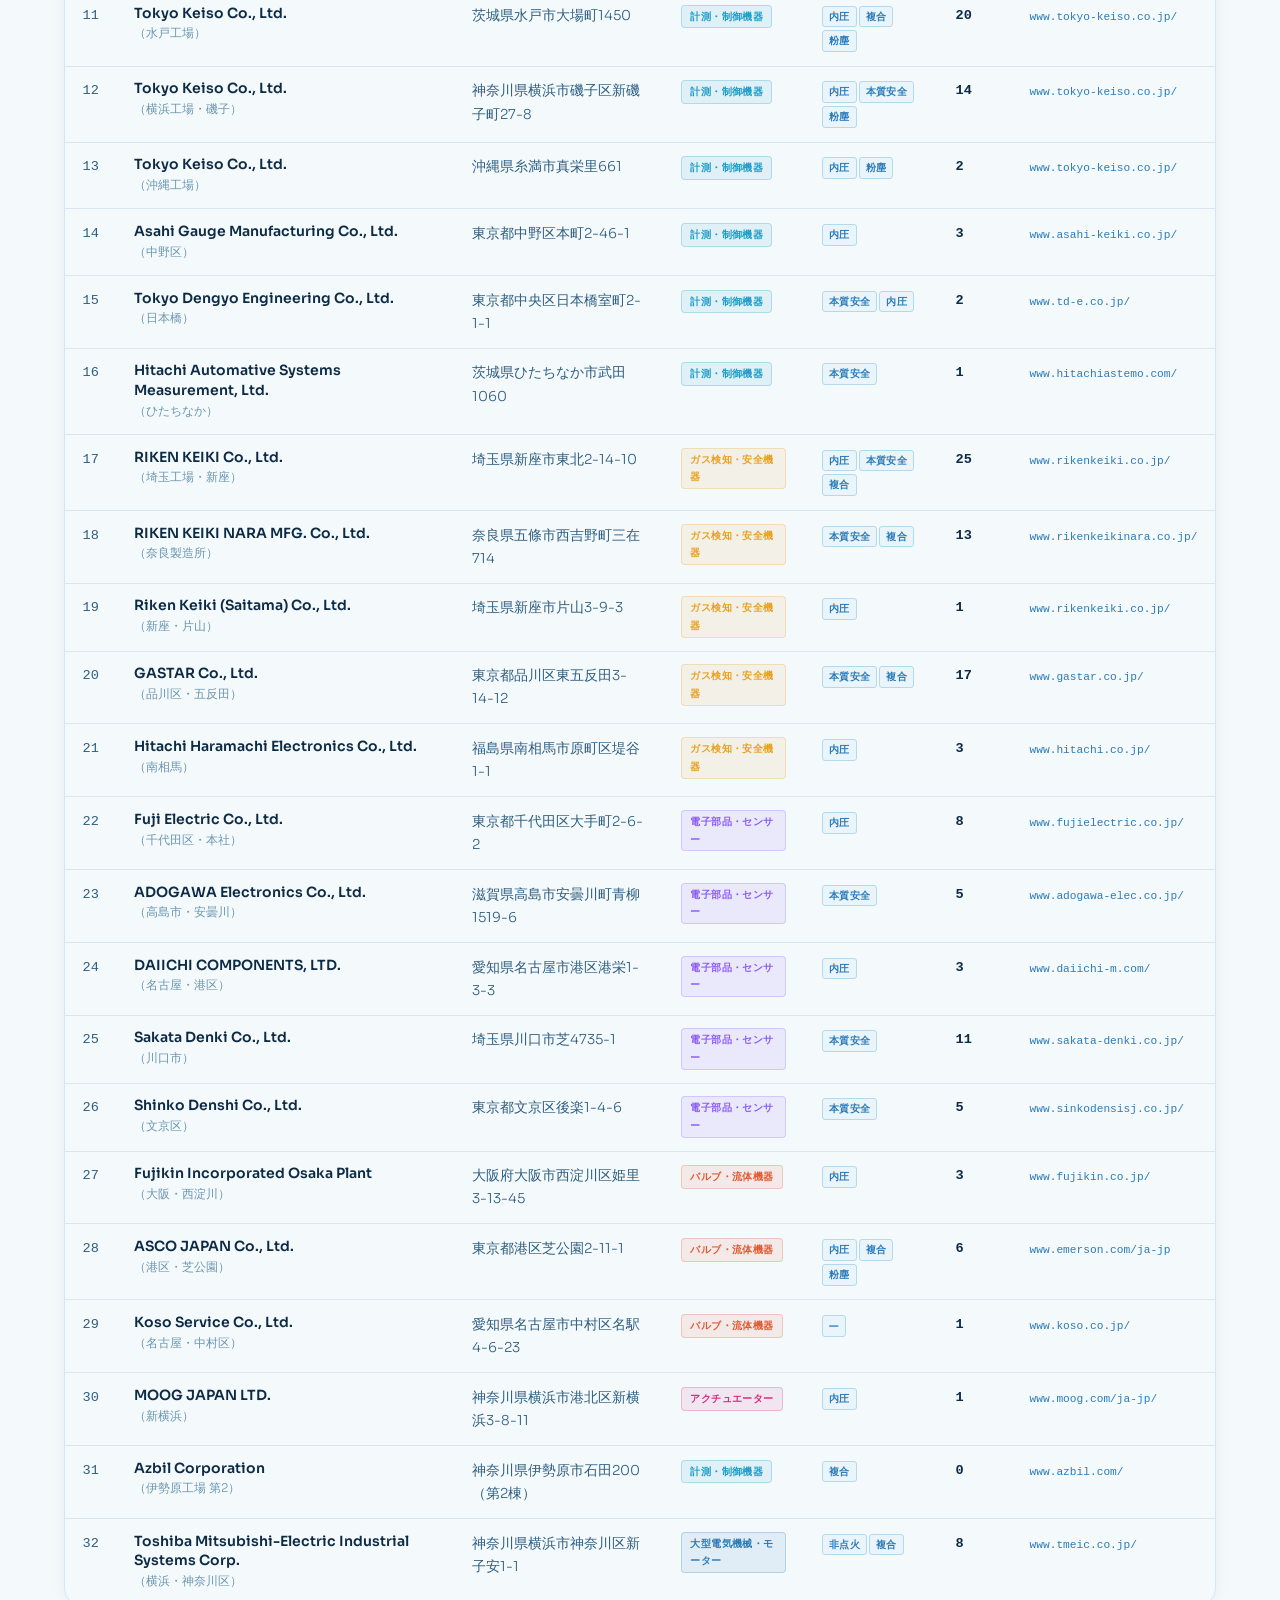
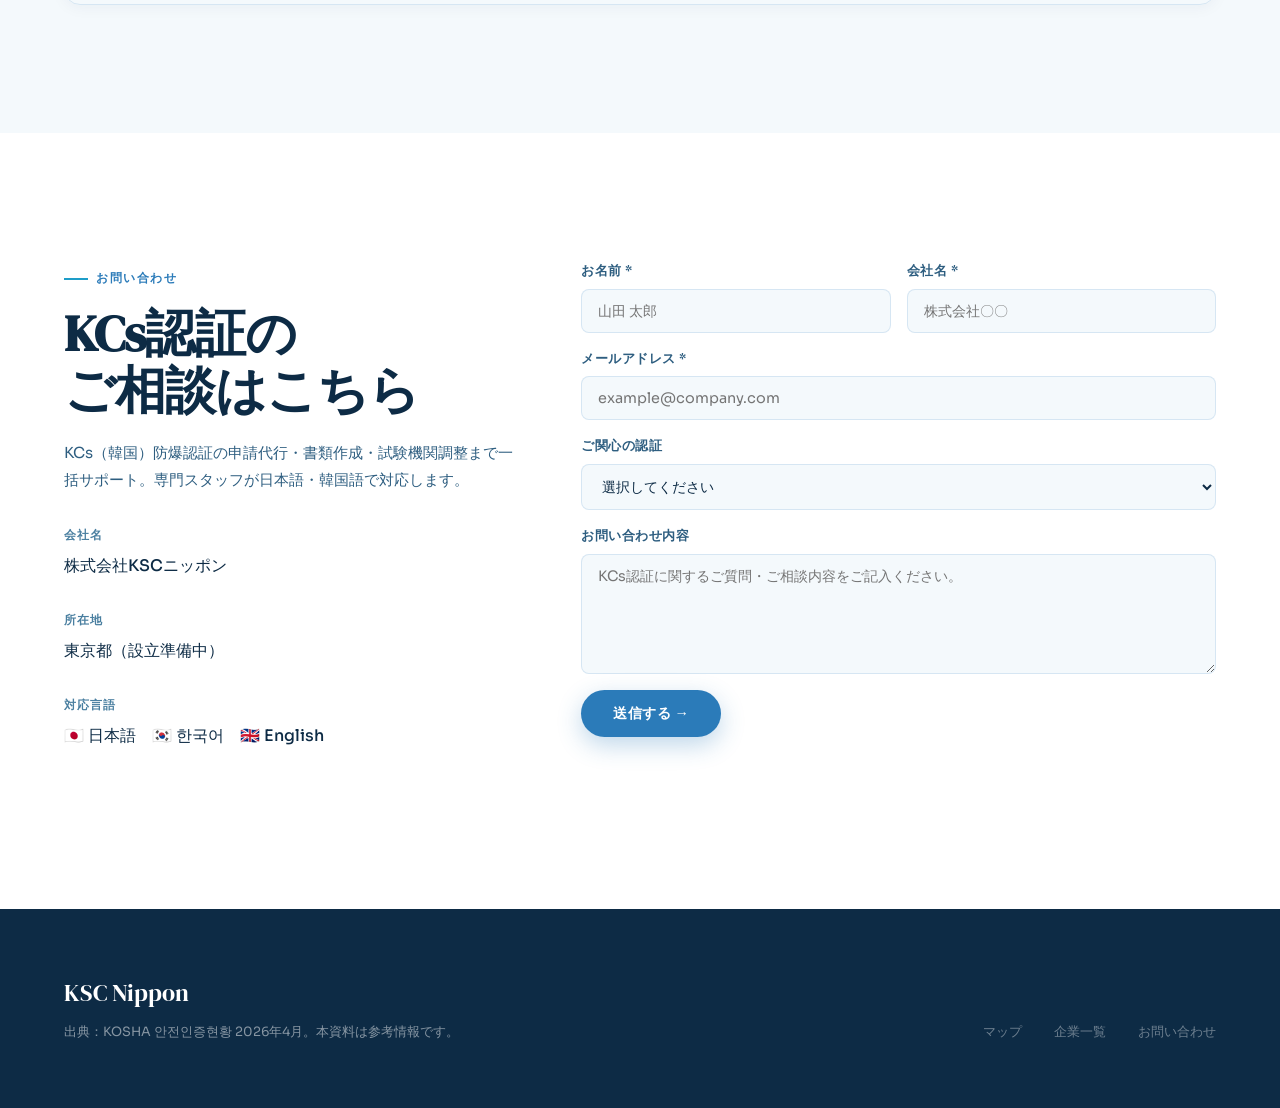
<file: kcs_japan_map.html>
<!DOCTYPE html>
<html lang="ja">
<head>
<meta charset="UTF-8">
<meta name="viewport" content="width=device-width, initial-scale=1.0">
<title>KCs認証 日本企業マップ — KOSHA 방폭구조 인증 현황</title>
<link rel="preconnect" href="https://fonts.googleapis.com">
<link rel="preconnect" href="https://fonts.gstatic.com" crossorigin>
<link href="https://fonts.googleapis.com/css2?family=DM+Serif+Display:ital@0;1&family=Sora:wght@300;400;500;600&family=Noto+Sans+KR:wght@300;400;500;600&display=swap" rel="stylesheet">
<style>
/* ─ CSS Variables: identical to KSC Nippon style.css ─ */
:root{
  --ice:#EAF4FB; --ice-mid:#D0E9F5; --ice-deep:#B3D9EE;
  --azure:#2B7BB9; --azure-dark:#1A5A8A;
  --navy:#0D2B45; --navy-mid:#163C5C;
  --steel:#4A7FA0; --fog:#F4F9FC; --white:#FFFFFF;
  --text-main:#0D2B45; --text-mid:#2E5E80; --text-soft:#6A96B0;
  --accent:#1E9DC8; --accent-glow:rgba(30,157,200,0.12);
  --border:rgba(43,123,185,0.15);
  --font-display:'DM Serif Display',Georgia,serif;
  --font-body-ja:'Sora',sans-serif;
  --font-body-kr:'Noto Sans KR',sans-serif;
  --font-body:var(--font-body-ja);
  --radius:16px; --radius-sm:8px;
  --transition:0.4s cubic-bezier(0.25,0.46,0.45,0.94);
  /* category colors */
  --c1:#2B7BB9; --c2:#1E9DC8; --c3:#E8A020; --c4:#8B5CF6; --c5:#E05A30; --c6:#D42B7A;
}
[data-lang="kr"]{--font-body:var(--font-body-kr);}
*,*::before,*::after{box-sizing:border-box;margin:0;padding:0;}
html{scroll-behavior:smooth;font-size:16px;}
body{font-family:var(--font-body);background:var(--fog);color:var(--text-main);line-height:1.7;overflow-x:hidden;cursor:none;}

/* ─ CURSOR ─ */
.cursor{width:10px;height:10px;background:var(--accent);border-radius:50%;position:fixed;pointer-events:none;z-index:9999;transform:translate(-50%,-50%);transition:transform .15s,width .3s,height .3s,background .3s;mix-blend-mode:multiply;}
.cursor-ring{width:36px;height:36px;border:1.5px solid var(--accent);border-radius:50%;position:fixed;pointer-events:none;z-index:9998;transform:translate(-50%,-50%);transition:transform .3s cubic-bezier(.25,.46,.45,.94),width .3s,height .3s,opacity .3s;opacity:.5;}

/* ─ NAV ─ */
nav{position:fixed;top:0;left:0;right:0;z-index:100;padding:0 clamp(1.5rem,5vw,4rem);height:72px;display:flex;align-items:center;justify-content:space-between;background:rgba(244,249,252,.92);backdrop-filter:blur(20px);-webkit-backdrop-filter:blur(20px);border-bottom:1px solid var(--border);transition:box-shadow .3s;}
nav.scrolled{box-shadow:0 4px 32px rgba(13,43,69,.08);}
.nav-logo{display:flex;align-items:center;gap:10px;text-decoration:none;}
.nav-logo-img{height:36px;width:auto;display:block;}
.nav-logo-text{font-family:var(--font-display);font-size:1.15rem;color:var(--navy);line-height:1.1;}
.nav-logo-sub{font-size:.65rem;font-weight:500;letter-spacing:.12em;text-transform:uppercase;color:var(--steel);display:block;}
.nav-links{display:flex;align-items:center;gap:2rem;list-style:none;}
.nav-links a{font-size:.875rem;font-weight:500;letter-spacing:.02em;color:var(--text-mid);text-decoration:none;position:relative;transition:color var(--transition);}
.nav-links a::after{content:'';position:absolute;bottom:-3px;left:0;right:0;height:1.5px;background:var(--accent);transform:scaleX(0);transform-origin:right;transition:transform .3s ease;}
.nav-links a:hover{color:var(--azure);}
.nav-links a:hover::after{transform:scaleX(1);transform-origin:left;}
.lang-switcher{display:flex;align-items:center;gap:.5rem;}
.lang-btn{display:flex;align-items:center;gap:6px;padding:6px 14px;border-radius:999px;border:1.5px solid var(--border);background:transparent;font-family:var(--font-body);font-size:.8rem;font-weight:500;color:var(--text-mid);cursor:pointer;transition:all .25s;}
.lang-btn:hover,.lang-btn.active{background:var(--azure);color:white;border-color:var(--azure);}
.hamburger{display:none;flex-direction:column;gap:5px;cursor:pointer;padding:4px;border:none;background:none;}
.hamburger span{width:22px;height:1.5px;background:var(--navy);border-radius:2px;transition:all .3s;display:block;}
.hamburger.open span:nth-child(1){transform:translateY(6.5px) rotate(45deg);}
.hamburger.open span:nth-child(2){opacity:0;}
.hamburger.open span:nth-child(3){transform:translateY(-6.5px) rotate(-45deg);}
.mobile-menu{display:none;position:fixed;top:72px;left:0;right:0;z-index:99;background:rgba(244,249,252,.97);backdrop-filter:blur(20px);padding:1.5rem clamp(1.5rem,5vw,4rem) 2rem;border-bottom:1px solid var(--border);flex-direction:column;gap:1rem;}
.mobile-menu.open{display:flex;}
.mobile-menu a{font-size:1rem;font-weight:500;color:var(--text-mid);text-decoration:none;padding:.5rem 0;border-bottom:1px solid var(--border);}

/* ─ HERO ─ */
.hero{min-height:100svh;padding:72px clamp(1.5rem,5vw,4rem) 0;display:grid;grid-template-columns:1fr 1fr;align-items:center;gap:2rem;position:relative;overflow:hidden;}
.hero-bg{position:absolute;inset:0;z-index:0;background:radial-gradient(ellipse 70% 60% at 80% 40%,var(--ice-mid) 0%,transparent 70%),radial-gradient(ellipse 50% 50% at 20% 80%,var(--ice) 0%,transparent 60%);}
.hero-grid{position:absolute;inset:0;z-index:0;background-image:linear-gradient(var(--border) 1px,transparent 1px),linear-gradient(90deg,var(--border) 1px,transparent 1px);background-size:60px 60px;mask-image:radial-gradient(ellipse 80% 80% at 50% 50%,black 0%,transparent 70%);}
.hero-content{position:relative;z-index:1;}
.hero-eyebrow{display:inline-flex;align-items:center;gap:8px;background:var(--ice-mid);border:1px solid var(--ice-deep);border-radius:999px;padding:6px 16px;font-size:.75rem;font-weight:600;letter-spacing:.1em;text-transform:uppercase;color:var(--azure);margin-bottom:1.5rem;}
.hero-eyebrow::before{content:'';width:6px;height:6px;border-radius:50%;background:var(--accent);animation:pulse 2s infinite;}
@keyframes pulse{0%,100%{opacity:1;transform:scale(1)}50%{opacity:.5;transform:scale(.8)}}
.hero-title{font-family:var(--font-display);font-size:clamp(2.8rem,5.5vw,5rem);line-height:1.08;color:var(--navy);margin-bottom:1.5rem;letter-spacing:-.02em;}
.hero-title em{font-style:italic;color:var(--azure);}
.hero-desc{font-size:clamp(.95rem,1.5vw,1.1rem);color:var(--text-mid);max-width:480px;margin-bottom:2.5rem;line-height:1.8;}
.hero-cta{display:flex;gap:1rem;flex-wrap:wrap;}
.btn-primary{display:inline-flex;align-items:center;gap:8px;background:var(--azure);color:white;padding:14px 28px;border-radius:999px;font-size:.9rem;font-weight:600;text-decoration:none;letter-spacing:.02em;transition:all .3s;box-shadow:0 8px 32px rgba(43,123,185,.3);}
.btn-primary:hover{background:var(--azure-dark);transform:translateY(-2px);box-shadow:0 12px 40px rgba(43,123,185,.4);}
.btn-secondary{display:inline-flex;align-items:center;gap:8px;background:transparent;color:var(--azure);padding:14px 28px;border-radius:999px;border:1.5px solid var(--azure);font-size:.9rem;font-weight:600;text-decoration:none;letter-spacing:.02em;transition:all .3s;}
.btn-secondary:hover{background:var(--ice);transform:translateY(-2px);}
.btn-arrow{width:16px;height:16px;flex-shrink:0;}
.hero-visual{position:relative;z-index:1;display:flex;justify-content:center;align-items:center;}

/* minimap in hero */
.hero-minimap{width:min(420px,90vw);aspect-ratio:.85;background:var(--navy);border-radius:var(--radius);border:1px solid var(--ice-deep);box-shadow:0 20px 80px rgba(13,43,69,.2);overflow:hidden;position:relative;}
.hero-minimap svg{width:100%;height:100%;}

/* ─ STATS ─ */
.stats{padding:clamp(2rem,6vw,5rem) clamp(1.5rem,5vw,4rem);background:var(--navy);display:grid;grid-template-columns:repeat(auto-fit,minmax(160px,1fr));gap:0;}
.stat-item{padding:clamp(1.5rem,4vw,2.5rem) clamp(1rem,3vw,2rem);border-right:1px solid rgba(255,255,255,.08);text-align:center;}
.stat-item:last-child{border-right:none;}
.stat-num{font-family:var(--font-display);font-size:clamp(2.2rem,4vw,3.5rem);color:white;line-height:1;margin-bottom:.5rem;}
.stat-num span{color:var(--accent);}
.stat-label{font-size:.8rem;color:rgba(255,255,255,.5);font-weight:400;letter-spacing:.06em;text-transform:uppercase;}

/* ─ SECTION COMMONS ─ */
section{padding:clamp(4rem,10vw,8rem) clamp(1.5rem,5vw,4rem);}
.section-label{display:inline-flex;align-items:center;gap:8px;font-size:.72rem;font-weight:700;letter-spacing:.14em;text-transform:uppercase;color:var(--azure);margin-bottom:1rem;}
.section-label::before{content:'';width:24px;height:1.5px;background:var(--accent);}
.section-title{font-family:var(--font-display);font-size:clamp(2rem,4vw,3.2rem);color:var(--navy);line-height:1.12;letter-spacing:-.02em;margin-bottom:1.2rem;}
.section-desc{font-size:1rem;color:var(--text-mid);max-width:560px;line-height:1.8;margin-bottom:3rem;}

/* ─ MAP SECTION ─ */
.map-section{background:var(--white);}
.map-layout{display:grid;grid-template-columns:300px 1fr;border-radius:var(--radius);overflow:hidden;border:1px solid var(--border);box-shadow:0 8px 40px rgba(13,43,69,.08);min-height:700px;}

/* sidebar */
.map-sidebar{background:var(--navy);display:flex;flex-direction:column;overflow:hidden;}
.sidebar-head{padding:18px 16px 12px;border-bottom:1px solid rgba(255,255,255,.07);}
.sidebar-head-title{font-size:.65rem;font-weight:700;letter-spacing:.14em;text-transform:uppercase;color:rgba(255,255,255,.4);margin-bottom:10px;}
.leg-all{display:flex;align-items:center;gap:8px;padding:5px 7px;border-radius:7px;cursor:pointer;transition:background .15s;margin-bottom:2px;}
.leg-all:hover,.leg-all.active{background:rgba(255,255,255,.08);}
.leg-item{display:flex;align-items:center;gap:8px;padding:4px 7px;border-radius:6px;cursor:pointer;transition:background .15s;margin-bottom:1px;}
.leg-item:hover{background:rgba(255,255,255,.06);}
.leg-item.active{background:rgba(255,255,255,.1);}
.leg-dot{width:9px;height:9px;border-radius:50%;flex-shrink:0;}
.leg-label{font-size:11px;color:rgba(255,255,255,.8);flex:1;line-height:1.3;}
.leg-count{font-size:10px;color:rgba(255,255,255,.35);font-variant-numeric:tabular-nums;}

/* search */
.map-search{padding:10px 12px;border-bottom:1px solid rgba(255,255,255,.06);}
.search-wrap-dark{position:relative;}
.search-wrap-dark svg{position:absolute;left:9px;top:50%;transform:translateY(-50%);width:13px;height:13px;stroke:rgba(255,255,255,.3);fill:none;stroke-width:2;stroke-linecap:round;}
.search-input-dark{width:100%;background:rgba(255,255,255,.07);border:1px solid rgba(255,255,255,.1);border-radius:6px;padding:7px 10px 7px 28px;font-size:11px;color:rgba(255,255,255,.85);font-family:var(--font-body);outline:none;transition:border-color .2s;}
.search-input-dark::placeholder{color:rgba(255,255,255,.3);}
.search-input-dark:focus{border-color:rgba(30,157,200,.5);}

.list-hdr{padding:7px 14px 5px;font-size:.6rem;letter-spacing:.12em;text-transform:uppercase;color:rgba(255,255,255,.3);border-bottom:1px solid rgba(255,255,255,.05);flex-shrink:0;}
.company-list{overflow-y:auto;flex:1;}
.company-list::-webkit-scrollbar{width:3px;}
.company-list::-webkit-scrollbar-thumb{background:rgba(255,255,255,.12);border-radius:2px;}
.c-item{display:flex;align-items:flex-start;gap:8px;padding:8px 13px;border-bottom:1px solid rgba(255,255,255,.04);cursor:pointer;transition:background .15s;}
.c-item:hover{background:rgba(255,255,255,.04);}
.c-item.sel{background:rgba(30,157,200,.18);}
.c-num{width:19px;height:19px;border-radius:50%;display:flex;align-items:center;justify-content:center;font-size:8.5px;font-weight:700;flex-shrink:0;margin-top:2px;color:#fff;font-family:'Courier New',monospace;}
.c-info{flex:1;min-width:0;}
.c-name{font-size:11px;font-weight:500;color:rgba(255,255,255,.88);line-height:1.35;margin-bottom:1px;}
.c-sub{font-size:10px;font-weight:300;color:rgba(255,255,255,.42);}
.c-addr{font-size:10px;color:rgba(255,255,255,.42);margin-bottom:2px;line-height:1.3;}
.c-url a{font-size:9.5px;color:#5BA8D4;text-decoration:none;font-family:'Courier New',monospace;word-break:break-all;}
.c-url a:hover{text-decoration:underline;}
.c-cnt{font-size:9px;color:rgba(255,255,255,.35);flex-shrink:0;text-align:right;font-family:'Courier New',monospace;line-height:1.3;}
.c-cnt span{display:block;font-size:14px;font-weight:600;color:rgba(255,255,255,.88);}

/* map canvas */
.map-canvas{background:#0a1628;position:relative;overflow:hidden;}
.map-canvas svg#jmap{width:100%;height:100%;display:block;}

/* tooltip */
.map-tooltip{position:absolute;background:var(--white);border:1px solid var(--border);border-radius:var(--radius-sm);padding:12px 14px;min-width:220px;max-width:270px;z-index:200;pointer-events:none;display:none;box-shadow:0 8px 32px rgba(13,43,69,.12);}
.map-tooltip.show{display:block;}
.tt-no{font-size:.65rem;color:var(--text-soft);font-family:'Courier New',monospace;margin-bottom:2px;}
.tt-nm{font-size:.82rem;font-weight:600;color:var(--navy);margin-bottom:2px;line-height:1.35;}
.tt-sub{font-size:.72rem;color:var(--text-mid);margin-bottom:4px;}
.tt-ad{font-size:.72rem;color:var(--text-mid);margin-bottom:4px;}
.tt-cat{display:inline-block;font-size:.65rem;font-weight:700;padding:2px 8px;border-radius:4px;margin-bottom:4px;letter-spacing:.04em;}
.tt-url a{font-size:.68rem;color:var(--azure);text-decoration:none;font-family:'Courier New',monospace;}
.tt-url a:hover{text-decoration:underline;}
.tt-certs{font-size:.7rem;color:var(--text-soft);margin-top:4px;font-family:'Courier New',monospace;}

/* map stats bar */
.map-stats{position:absolute;bottom:14px;left:50%;transform:translateX(-50%);display:flex;background:rgba(244,249,252,.92);backdrop-filter:blur(8px);border:1px solid var(--border);border-radius:10px;padding:7px 14px;z-index:50;box-shadow:0 4px 16px rgba(13,43,69,.1);white-space:nowrap;}
.ms-item{text-align:center;padding:0 10px;border-right:1px solid var(--border);}
.ms-item:last-child{border-right:none;}
.ms-val{font-family:var(--font-display);font-size:1.1rem;color:var(--azure);}
.ms-lbl{font-size:.6rem;color:var(--text-soft);text-transform:uppercase;letter-spacing:.06em;}

/* ─ TABLE SECTION ─ */
.table-section{background:var(--fog);}
.filter-bar{display:flex;gap:.75rem;flex-wrap:wrap;margin-bottom:1.5rem;align-items:center;}
.search-wrap{position:relative;flex:1;min-width:200px;}
.search-wrap svg{position:absolute;left:12px;top:50%;transform:translateY(-50%);width:15px;height:15px;stroke:var(--steel);fill:none;stroke-width:2;stroke-linecap:round;}
.search-input{width:100%;padding:10px 12px 10px 38px;border:1.5px solid var(--border);border-radius:999px;font-size:.875rem;background:var(--white);color:var(--navy);outline:none;font-family:var(--font-body);transition:border-color .2s;}
.search-input:focus{border-color:var(--azure);}
.filter-select{padding:10px 16px;border:1.5px solid var(--border);border-radius:999px;font-size:.875rem;background:var(--white);color:var(--navy);outline:none;font-family:var(--font-body);cursor:pointer;transition:border-color .2s;}
.filter-select:focus{border-color:var(--azure);}
.result-count{font-size:.8rem;color:var(--text-soft);white-space:nowrap;padding:0 4px;}
.tbl-wrap{overflow-x:auto;border-radius:var(--radius);border:1px solid var(--border);box-shadow:0 2px 16px rgba(13,43,69,.05);}
.mfr-table{width:100%;border-collapse:collapse;min-width:720px;}
.mfr-table th{background:var(--navy);color:rgba(255,255,255,.75);font-size:.7rem;font-weight:600;letter-spacing:.1em;text-transform:uppercase;padding:.9rem 1.1rem;text-align:left;}
.mfr-table td{padding:.8rem 1.1rem;font-size:.85rem;color:var(--text-mid);border-bottom:1px solid var(--border);vertical-align:top;}
.mfr-table tr:last-child td{border-bottom:none;}
.mfr-table tr:hover td{background:var(--fog);}
.td-num{text-align:center;font-family:'Courier New',monospace;font-size:.75rem;color:var(--text-soft);}
.td-name{font-weight:600;color:var(--navy);font-size:.875rem;line-height:1.4;}
.td-sub{font-size:.75rem;font-weight:300;color:var(--text-soft);}
.td-url a{font-size:.7rem;color:var(--azure);text-decoration:none;font-family:'Courier New',monospace;}
.td-url a:hover{text-decoration:underline;}
.cat-badge{display:inline-block;font-size:.65rem;font-weight:700;padding:2px 8px;border-radius:4px;letter-spacing:.04em;}
.cert-chip{display:inline-block;font-size:.65rem;font-weight:700;padding:1px 6px;border-radius:3px;background:var(--ice);color:var(--azure);border:1px solid var(--ice-deep);margin:1px;letter-spacing:.03em;}
.no-result{text-align:center;padding:3rem;color:var(--text-soft);font-size:.9rem;}

/* ─ CONTACT ─ */
.contact{background:var(--white);}
.contact-wrap{display:grid;grid-template-columns:1fr 1.4fr;gap:4rem;align-items:start;}
.contact-info-block{margin-bottom:2rem;}
.contact-info-label{font-size:.72rem;font-weight:700;letter-spacing:.1em;text-transform:uppercase;color:var(--steel);margin-bottom:.4rem;}
.contact-info-value{font-size:1rem;color:var(--navy);font-weight:500;}
.contact-form{display:flex;flex-direction:column;gap:1rem;}
.form-row{display:grid;grid-template-columns:1fr 1fr;gap:1rem;}
.form-group{display:flex;flex-direction:column;gap:6px;}
.form-label{font-size:.8rem;font-weight:600;color:var(--text-mid);letter-spacing:.04em;}
.form-input,.form-select,.form-textarea{padding:12px 16px;border:1.5px solid var(--border);border-radius:var(--radius-sm);background:var(--fog);font-family:var(--font-body);font-size:.9rem;color:var(--navy);transition:all .25s;outline:none;width:100%;}
.form-input:focus,.form-select:focus,.form-textarea:focus{border-color:var(--azure);background:white;box-shadow:0 0 0 3px rgba(43,123,185,.1);}
.form-textarea{resize:vertical;min-height:120px;}
.form-submit{background:var(--azure);color:white;padding:14px 32px;border-radius:999px;border:none;cursor:pointer;font-family:var(--font-body);font-size:.9rem;font-weight:600;letter-spacing:.03em;transition:all .3s;align-self:flex-start;box-shadow:0 8px 24px rgba(43,123,185,.3);}
.form-submit:hover{background:var(--azure-dark);transform:translateY(-2px);box-shadow:0 12px 32px rgba(43,123,185,.4);}

/* ─ FOOTER ─ */
footer{background:var(--navy);padding:clamp(2.5rem,6vw,4rem) clamp(1.5rem,5vw,4rem);color:rgba(255,255,255,.5);}
.footer-inner{display:flex;justify-content:space-between;align-items:flex-end;flex-wrap:wrap;gap:2rem;}
.footer-logo{font-family:var(--font-display);font-size:1.5rem;color:white;margin-bottom:.5rem;}
.footer-copy{font-size:.8rem;}
.footer-links{display:flex;gap:2rem;flex-wrap:wrap;}
.footer-links a{color:rgba(255,255,255,.4);text-decoration:none;font-size:.82rem;transition:color .2s;}
.footer-links a:hover{color:rgba(255,255,255,.8);}

/* ─ REVEAL ─ */
.reveal{opacity:0;transform:translateY(32px);transition:opacity .7s ease,transform .7s ease;}
.reveal.visible{opacity:1;transform:none;}
.reveal-delay-1{transition-delay:.1s;} .reveal-delay-2{transition-delay:.2s;} .reveal-delay-3{transition-delay:.3s;}

/* ─ RESPONSIVE ─ */
@media(max-width:1024px){.map-layout{grid-template-columns:260px 1fr;}}
@media(max-width:900px){
  .hero{grid-template-columns:1fr;min-height:auto;padding-top:calc(72px + 2rem);padding-bottom:3rem;}
  .hero-visual{display:none;}
  .contact-wrap{grid-template-columns:1fr;}
  .form-row{grid-template-columns:1fr;}
  .nav-links{display:none;}
  .hamburger{display:flex;}
}
@media(max-width:700px){
  .map-layout{grid-template-columns:1fr;grid-template-rows:auto 1fr;}
  .map-sidebar{max-height:300px;}
}
@media(max-width:600px){
  .stats{grid-template-columns:1fr 1fr;}
  .stat-item:nth-child(2n){border-right:none;}
  .stat-item:nth-child(n+3){border-top:1px solid rgba(255,255,255,.08);}
}
</style>
</head>
<body data-lang="ja">

<div class="cursor" id="cursor"></div>
<div class="cursor-ring" id="cursorRing"></div>

<!-- NAV -->
<nav id="mainNav">
  <a href="#" class="nav-logo">
    <!-- KSC logo as inline SVG matching the uploaded logo.png (blue checkbox mark) -->
    <svg width="36" height="36" viewBox="0 0 100 120" fill="none" xmlns="http://www.w3.org/2000/svg">
      <rect width="100" height="120" rx="6" fill="#1A4E8C"/>
      <polyline points="18,62 40,85 82,35" stroke="white" stroke-width="14" stroke-linecap="round" stroke-linejoin="round" fill="none"/>
      <text x="50" y="112" text-anchor="middle" fill="white" font-size="28" font-weight="800" font-family="Arial,sans-serif">KSC</text>
    </svg>
    <div>
      <span class="nav-logo-text">KSC Nippon</span>
      <span class="nav-logo-sub">防爆認証パートナー</span>
    </div>
  </a>
  <ul class="nav-links" id="navLinks">
    <li><a href="#map"    data-ja="マップ"    data-kr="지도">マップ</a></li>
    <li><a href="#table"  data-ja="企業一覧"  data-kr="기업 목록">企業一覧</a></li>
    <li><a href="#contact" data-ja="お問い合わせ" data-kr="문의하기">お問い合わせ</a></li>
  </ul>
  <div class="lang-switcher">
    <button class="lang-btn active" id="btnJa" onclick="setLang('ja')"><span>🇯🇵</span> JA</button>
    <button class="lang-btn"        id="btnKr" onclick="setLang('kr')"><span>🇰🇷</span> KR</button>
  </div>
  <button class="hamburger" id="hamburger" onclick="toggleMenu()"><span></span><span></span><span></span></button>
</nav>
<div class="mobile-menu" id="mobileMenu">
  <a href="#map"     onclick="toggleMenu()" data-ja="マップ"    data-kr="지도">マップ</a>
  <a href="#table"   onclick="toggleMenu()" data-ja="企業一覧"  data-kr="기업 목록">企業一覧</a>
  <a href="#contact" onclick="toggleMenu()" data-ja="お問い合わせ" data-kr="문의하기">お問い合わせ</a>
</div>

<!-- HERO -->
<section class="hero" id="top">
  <div class="hero-bg"></div>
  <div class="hero-grid"></div>
  <div class="hero-content">
    <div class="hero-eyebrow" data-ja="KOSHA KCs 방폭구조 인증 현황" data-kr="KOSHA KCs 방폭구조 인증 현황">KOSHA KCs 방폭구조 인증 현황</div>
    <h1 class="hero-title"
      data-ja="日本から<br><em>韓国KCs</em>を<br>取得した企業"
      data-kr="일본에서<br><em>한국 KCs</em>를<br>취득한 기업">
      日本から<br><em>韓国KCs</em>を<br>取得した企業</h1>
    <p class="hero-desc"
      data-ja="韓国産業安全保健公団（KOSHA）の防爆機器安全認証KCsを日本から申請・取得した32拠点・22社を正確な地図で網羅。製品分野別フィルター付き。"
      data-kr="한국산업안전보건공단(KOSHA) 방폭기기 안전인증 KCs를 일본에서 신청·취득한 32개 거점·22개사를 정확한 지도로 완전 수록. 제품 분야별 필터 기능 포함.">
      韓国産業安全保健公団（KOSHA）の防爆機器安全認証KCsを日本から申請・取得した32拠点・22社を正確な地図で網羅。製品分野別フィルター付き。</p>
    <div class="hero-cta">
      <a href="#map" class="btn-primary">
        <span data-ja="地図で確認する" data-kr="지도로 확인하기">地図で確認する</span>
        <svg class="btn-arrow" viewBox="0 0 16 16" fill="none" stroke="currentColor" stroke-width="2"><path d="M3 8h10M9 4l4 4-4 4"/></svg>
      </a>
      <a href="#table" class="btn-secondary" data-ja="企業一覧を見る" data-kr="기업 목록 보기">企業一覧を見る</a>
    </div>
  </div>
  <div class="hero-visual">
    <div class="hero-minimap" id="heroMinimap">
      <!-- mini map SVG injected by JS -->
    </div>
  </div>
</section>

<!-- STATS -->
<div class="stats">
  <div class="stat-item reveal"><div class="stat-num">22<span>社</span></div><div class="stat-label" data-ja="KCs取得企業数" data-kr="KCs 취득 기업 수">KCs取得企業数</div></div>
  <div class="stat-item reveal reveal-delay-1"><div class="stat-num">32<span>拠</span></div><div class="stat-label" data-ja="製造拠点数" data-kr="제조 거점 수">製造拠点数</div></div>
  <div class="stat-item reveal reveal-delay-2"><div class="stat-num">325<span>+</span></div><div class="stat-label" data-ja="KCs認証件数" data-kr="KCs 인증 건수">KCs認証件数</div></div>
  <div class="stat-item reveal reveal-delay-3"><div class="stat-num">6<span>分</span></div><div class="stat-label" data-ja="製品分野" data-kr="제품 분야">製品分野</div></div>
</div>

<!-- MAP SECTION -->
<section class="map-section" id="map">
  <div class="section-label" data-ja="所在地マップ" data-kr="소재지 지도">所在地マップ</div>
  <h2 class="section-title reveal" data-ja="日本全国<br>KCs認証取得拠点" data-kr="일본 전국<br>KCs 인증 취득 거점">日本全国<br>KCs認証取得拠点</h2>
  <p class="section-desc reveal"
    data-ja="マーカーにホバーで詳細表示。クリックでサイドリストと連動。凡例クリックでカテゴリ絞り込み。マーカー位置は実際の住所に基づくメルカトル投影。"
    data-kr="마커에 호버하면 상세 표시. 클릭하면 좌측 목록과 연동. 범례 클릭으로 카테고리 필터링. 마커 위치는 실제 주소 기반 메르카토르 투영.">
    マーカーにホバーで詳細表示。クリックでサイドリストと連動。凡例クリックでカテゴリ絞り込み。マーカー位置は実際の住所に基づくメルカトル投影。</p>

  <div class="map-layout reveal">
    <!-- SIDEBAR -->
    <div class="map-sidebar">
      <div class="sidebar-head">
        <div class="sidebar-head-title" data-ja="製品カテゴリ" data-kr="제품 카테고리">製品カテゴリ</div>
        <div class="leg-all active" id="leg-0" onclick="fcMap(0,this)">
          <div class="leg-dot" style="background:rgba(255,255,255,0.5)"></div>
          <span class="leg-label" data-ja="全カテゴリ" data-kr="전체">全カテゴリ</span>
          <span class="leg-count">32</span>
        </div>
        <div class="leg-item" id="leg-1" onclick="fcMap(1,this)"><div class="leg-dot" style="background:var(--c1)"></div><span class="leg-label" data-ja="大型電気機械・モーター" data-kr="대형 전기기계·모터">大型電気機械・モーター</span><span class="leg-count">74件</span></div>
        <div class="leg-item" id="leg-2" onclick="fcMap(2,this)"><div class="leg-dot" style="background:var(--c2)"></div><span class="leg-label" data-ja="計測・制御機器" data-kr="계측·제어기기">計測・制御機器</span><span class="leg-count">125件</span></div>
        <div class="leg-item" id="leg-3" onclick="fcMap(3,this)"><div class="leg-dot" style="background:var(--c3)"></div><span class="leg-label" data-ja="ガス検知・安全機器" data-kr="가스 검지·안전기기">ガス検知・安全機器</span><span class="leg-count">58件</span></div>
        <div class="leg-item" id="leg-4" onclick="fcMap(4,this)"><div class="leg-dot" style="background:var(--c4)"></div><span class="leg-label" data-ja="電子部品・センサー" data-kr="전자부품·센서">電子部品・センサー</span><span class="leg-count">35件</span></div>
        <div class="leg-item" id="leg-5" onclick="fcMap(5,this)"><div class="leg-dot" style="background:var(--c5)"></div><span class="leg-label" data-ja="バルブ・流体機器" data-kr="밸브·유체기기">バルブ・流体機器</span><span class="leg-count">10件</span></div>
        <div class="leg-item" id="leg-6" onclick="fcMap(6,this)"><div class="leg-dot" style="background:var(--c6)"></div><span class="leg-label" data-ja="アクチュエーター" data-kr="액추에이터">アクチュエーター</span><span class="leg-count">1件</span></div>
      </div>
      <div class="map-search">
        <div class="search-wrap-dark">
          <svg viewBox="0 0 24 24"><circle cx="11" cy="11" r="8"/><path d="m21 21-4.35-4.35"/></svg>
          <input class="search-input-dark" id="mapSearch" type="text" oninput="searchMap()"
            data-placeholder-ja="社名・住所で検索…" data-placeholder-kr="회사명·주소로 검색…"
            placeholder="社名・住所で検索…">
        </div>
      </div>
      <div class="list-hdr" data-ja="拠点一覧（クリックでハイライト）" data-kr="거점 목록（클릭하면 하이라이트）">拠点一覧（クリックでハイライト）</div>
      <div class="company-list" id="companyList"></div>
    </div>

    <!-- MAP CANVAS -->
    <div class="map-canvas" id="mapCanvas">
      <!-- Zoom controls -->
      <div id="zoomControls" style="position:absolute;top:12px;right:12px;z-index:60;display:flex;flex-direction:column;gap:5px;">
        <button onclick="zoomMap(1.4)" title="ズームイン" style="width:34px;height:34px;background:var(--white);border:1.5px solid var(--border);border-radius:var(--radius-sm);font-size:20px;font-weight:300;cursor:pointer;color:var(--navy);display:flex;align-items:center;justify-content:center;box-shadow:0 2px 10px rgba(13,43,69,.12);transition:all .2s;line-height:1;">+</button>
        <button onclick="zoomMap(1/1.4)" title="ズームアウト" style="width:34px;height:34px;background:var(--white);border:1.5px solid var(--border);border-radius:var(--radius-sm);font-size:20px;font-weight:300;cursor:pointer;color:var(--navy);display:flex;align-items:center;justify-content:center;box-shadow:0 2px 10px rgba(13,43,69,.12);transition:all .2s;line-height:1;">−</button>
        <button onclick="resetZoom()" title="リセット" style="width:34px;height:34px;background:var(--white);border:1.5px solid var(--border);border-radius:var(--radius-sm);font-size:14px;cursor:pointer;color:var(--steel);display:flex;align-items:center;justify-content:center;box-shadow:0 2px 10px rgba(13,43,69,.12);transition:all .2s;font-family:var(--font-body);">↺</button>
      </div>
      <!-- Zoom level indicator -->
      <div id="zoomLabel" style="position:absolute;bottom:50px;right:12px;z-index:60;background:rgba(244,249,252,.88);backdrop-filter:blur(6px);border:1px solid var(--border);border-radius:6px;padding:3px 8px;font-size:10px;color:var(--steel);font-family:'Courier New',monospace;display:none;">100%</div>
      <svg id="jmap" viewBox="0 0 560 740" xmlns="http://www.w3.org/2000/svg" style="display:block;width:100%;height:100%;cursor:grab;">
        <defs><clipPath id="mapClip"><rect width="560" height="740"/></clipPath></defs>
        <!-- ocean bg: fixed, outside zoom group -->
        <rect width="560" height="740" fill="#0a1628"/>
        <g id="zoomGroup" clip-path="url(#mapClip)">
        <!-- subtle grid -->
        <g stroke="rgba(43,123,185,0.06)" stroke-width="0.5">
          <line x1="0" y1="100" x2="560" y2="100"/><line x1="0" y1="200" x2="560" y2="200"/>
          <line x1="0" y1="300" x2="560" y2="300"/><line x1="0" y1="400" x2="560" y2="400"/>
          <line x1="0" y1="500" x2="560" y2="500"/><line x1="0" y1="600" x2="560" y2="600"/>
          <line x1="0" y1="700" x2="560" y2="700"/>
          <line x1="100" y1="0" x2="100" y2="740"/><line x1="200" y1="0" x2="200" y2="740"/>
          <line x1="300" y1="0" x2="300" y2="740"/><line x1="400" y1="0" x2="400" y2="740"/>
          <line x1="500" y1="0" x2="500" y2="740"/>
        </g>

        <!-- LANDMASS: Mercator proj LON0=122.01 LON1=146.45 LAT0=19.10 LAT1=46.10 W=560 H=740 -->
        <g fill="#1a3a5c" stroke="#2a5a80" stroke-width="0.8" stroke-linejoin="round">
          <!-- HOKKAIDO -->
          <path d="M444,20 L481,58 L529,64 L545,86 L524,99 L495,102 L481,117 L451,111 L428,133 L419,114 L403,102 L408,80 L415,71 L435,48 L442,32 Z"/>
          <!-- OSHIMA pen -->
          <path d="M428,133 L435,145 L419,154 L412,142 L417,126 Z"/>
          <!-- AOMORI -->
          <path d="M419,114 L442,142 L447,154 L437,166 L428,175 L412,172 L405,166 L408,148 L419,139 Z"/>
          <!-- SHIMOKITA -->
          <path d="M437,166 L447,157 L447,145 L437,151 Z"/>
          <!-- IWATE + AKITA -->
          <path d="M405,166 L428,175 L447,190 L453,204 L449,219 L435,234 L442,248 L433,262 L419,257 L410,242 L405,225 L405,204 L415,184 Z"/>
          <!-- MIYAGI + YAMAGATA -->
          <path d="M405,225 L419,190 L433,204 L442,248 L435,234 L426,222 L433,204 L419,190 L405,204 Z"/>
          <path d="M405,225 L405,204 L419,190 L433,204 L426,222 L433,241 L419,257 L410,242 Z"/>
          <!-- FUKUSHIMA + NIIGATA W -->
          <path d="M389,251 L405,254 L419,257 L410,242 L405,225 L394,222 L389,239 Z"/>
          <!-- FUKUSHIMA E -->
          <path d="M405,254 L433,262 L442,277 L435,282 L424,285 L405,277 L398,268 Z"/>
          <!-- SADO island -->
          <path d="M371,242 L380,245 L382,251 L373,254 Z"/>
          <!-- KANTO (Tokyo, Kanagawa, Saitama, Chiba, Ibaraki, Tochigi, Gunma) -->
          <path d="M389,285 L405,277 L424,285 L435,282 L433,299 L424,311 L433,316 L433,327 L410,336 L398,333 L392,327 L385,319 L378,305 L382,294 Z"/>
          <!-- BOSO peninsula (Chiba south) -->
          <path d="M433,316 L424,311 L415,319 L408,336 L410,347 L417,341 L428,325 Z"/>
          <!-- IZU peninsula -->
          <path d="M385,333 L392,330 L392,344 L387,347 L382,341 Z"/>
          <!-- YAMANASHI + NAGANO -->
          <path d="M357,285 L378,305 L385,319 L392,327 L385,333 L376,330 L366,319 L355,313 L355,299 Z"/>
          <!-- SHIZUOKA -->
          <path d="M366,319 L376,330 L385,333 L382,341 L373,344 L360,344 L355,338 L357,327 Z"/>
          <!-- AICHI + GIFU + MIE -->
          <path d="M332,291 L355,299 L355,313 L366,319 L357,327 L355,338 L341,344 L337,355 L330,349 L332,338 L323,325 L332,305 Z"/>
          <!-- KII peninsula (Wakayama/Mie) -->
          <path d="M330,349 L337,355 L330,366 L316,374 L311,366 L316,355 L325,347 Z"/>
          <!-- NOTO peninsula -->
          <path d="M334,277 L348,268 L350,277 L341,285 Z"/>
          <!-- HOKURIKU (Ishikawa, Toyama, Fukui, Niigata E) -->
          <path d="M311,294 L321,282 L334,277 L341,285 L350,277 L348,268 L334,277 L321,282 L332,291 L332,305 L323,325 L316,322 L311,311 Z"/>
          <!-- KINKI (Osaka, Kyoto, Hyogo, Shiga, Nara) -->
          <path d="M284,336 L300,338 L311,330 L316,322 L323,325 L332,305 L311,311 L311,294 L298,322 L291,330 L284,336 Z"/>
          <path d="M291,344 L300,338 L311,330 L316,322 L311,330 L300,338 L293,338 Z"/>
          <!-- NARA + WAKAYAMA -->
          <path d="M302,347 L311,330 L316,322 L311,330 L302,347 L307,358 L300,369 L291,366 L298,352 Z"/>
          <!-- AWAJI island -->
          <path d="M293,338 L300,338 L295,347 L288,349 Z"/>
          <!-- CHUGOKU (Hiroshima, Yamaguchi, Okayama, Tottori, Shimane, Hyogo W) -->
          <path d="M204,360 L217,355 L233,360 L252,358 L272,341 L284,336 L291,344 L291,330 L284,336 L272,341 L252,319 L240,322 L224,319 L211,341 L204,349 Z"/>
          <path d="M211,341 L224,319 L240,322 L252,319 L272,341 L252,358 L233,360 L217,355 L204,360 L211,341 Z"/>
          <!-- SHIKOKU -->
          <path d="M229,352 L252,358 L272,363 L286,371 L293,374 L288,382 L277,388 L263,382 L245,374 L229,374 L224,366 L229,352 Z"/>
          <!-- KYUSHU -->
          <path d="M176,379 L192,371 L201,363 L208,363 L215,371 L222,388 L215,398 L208,401 L197,414 L190,423 L185,417 L174,409 L172,396 L176,379 Z"/>
          <!-- NAGASAKI W -->
          <path d="M176,379 L172,396 L181,398 L183,393 L181,382 Z"/>
          <!-- KAGOSHIMA south -->
          <path d="M197,414 L208,401 L201,428 L192,438 L188,430 Z"/>
          <!-- TSUSHIMA -->
          <path d="M167,347 L172,352 L169,358 L165,355 Z"/>
          <!-- IKI -->
          <path d="M176,366 L181,369 L178,374 L174,371 Z"/>
          <!-- AMAKUSA -->
          <path d="M183,396 L190,401 L185,406 L178,401 Z"/>
          <!-- OKINAWA inset box -->
          <rect x="16" y="590" width="135" height="82" rx="4" fill="rgba(10,22,40,0.5)" stroke="rgba(43,123,185,0.3)" stroke-width="0.5" stroke-dasharray="4,3"/>
          <text x="83" y="604" text-anchor="middle" fill="rgba(74,127,160,0.55)" font-size="8" font-family="'Sora',sans-serif">沖縄（参考）</text>
          <path d="M38,638 L58,632 L88,636 L100,646 L90,655 L64,657 L42,651 Z"/>
        </g>

        <!-- Region labels -->
        <g fill="rgba(74,127,160,0.32)" font-size="9.5" font-family="'Sora',sans-serif" font-weight="500" text-anchor="middle">
          <text x="469" y="83">北海道</text>
          <text x="435" y="205">東北</text>
          <text x="417" y="305">関東</text>
          <text x="348" y="316">中部</text>
          <text x="307" y="336">近畿</text>
          <text x="240" y="338">中国</text>
          <text x="261" y="369">四国</text>
          <text x="201" y="390">九州</text>
        </g>

        <!-- Markers layer -->
        <g id="ml"></g>

        </g><!-- end zoomGroup -->
      </svg>
      <div class="map-tooltip" id="mapTooltip"></div>
      <div class="map-stats">
        <div class="ms-item"><div class="ms-val" id="statVis">32</div><div class="ms-lbl" data-ja="表示中" data-kr="표시 중">表示中</div></div>
        <div class="ms-item"><div class="ms-val">325</div><div class="ms-lbl" data-ja="認証件数" data-kr="인증 건수">認証件数</div></div>
        <div class="ms-item"><div class="ms-val">6</div><div class="ms-lbl" data-ja="分野" data-kr="분야">分野</div></div>
      </div>
    </div>
  </div>
</section>

<!-- TABLE SECTION -->
<section class="table-section" id="table">
  <div class="section-label" data-ja="企業一覧" data-kr="기업 목록">企業一覧</div>
  <h2 class="section-title reveal" data-ja="KCs認証取得<br>日本企業 全32拠点" data-kr="KCs 인증 취득<br>일본 기업 전 32개 거점">KCs認証取得<br>日本企業 全32拠点</h2>
  <p class="section-desc reveal"
    data-ja="出典：韓国産業安全保健公団（KOSHA）安全認証現況（2026年4月時点）。防爆構造電気機械器具。"
    data-kr="출처：한국산업안전보건공단(KOSHA) 안전인증현황（2026년 4월 기준）. 방폭구조 전기기계·기구.">
    出典：韓国産業安全保健公団（KOSHA）安全認証現況（2026年4月時点）。防爆構造電気機械器具。</p>
  <div class="filter-bar reveal">
    <div class="search-wrap">
      <svg viewBox="0 0 24 24"><circle cx="11" cy="11" r="8"/><path d="m21 21-4.35-4.35"/></svg>
      <input class="search-input" id="tblSearch" type="text" oninput="filterTable()"
        data-placeholder-ja="社名・住所で検索…" data-placeholder-kr="회사명·주소로 검색…"
        placeholder="社名・住所で検索…">
    </div>
    <select class="filter-select" id="tblCat" onchange="filterTable()">
      <option value=""  data-ja="全カテゴリ"          data-kr="전체 카테고리">全カテゴリ</option>
      <option value="1" data-ja="大型電気機械・モーター" data-kr="대형 전기기계·모터">大型電気機械・モーター</option>
      <option value="2" data-ja="計測・制御機器"        data-kr="계측·제어기기">計測・制御機器</option>
      <option value="3" data-ja="ガス検知・安全機器"    data-kr="가스 검지·안전기기">ガス検知・安全機器</option>
      <option value="4" data-ja="電子部品・センサー"    data-kr="전자부품·센서">電子部品・センサー</option>
      <option value="5" data-ja="バルブ・流体機器"      data-kr="밸브·유체기기">バルブ・流体機器</option>
      <option value="6" data-ja="アクチュエーター"      data-kr="액추에이터">アクチュエーター</option>
    </select>
    <div class="result-count" id="tblCount">全32拠点表示中</div>
  </div>
  <div class="tbl-wrap reveal">
    <table class="mfr-table">
      <thead><tr>
        <th style="width:36px">#</th>
        <th data-ja="社名・拠点" data-kr="회사명·거점">社名・拠点</th>
        <th data-ja="所在地" data-kr="소재지">所在地</th>
        <th data-ja="製品カテゴリ" data-kr="제품 카테고리">製品カテゴリ</th>
        <th data-ja="主要防爆構造" data-kr="주요 방폭 구조">主要防爆構造</th>
        <th data-ja="認証件数" data-kr="인증 건수">認証件数</th>
        <th data-ja="URL" data-kr="URL">URL</th>
      </tr></thead>
      <tbody id="tblBody"></tbody>
    </table>
    <div class="no-result" id="tblNoResult" style="display:none" data-ja="該当する拠点が見つかりませんでした" data-kr="해당하는 거점을 찾을 수 없습니다">該当する拠点が見つかりませんでした</div>
  </div>
</section>

<!-- CONTACT -->
<section class="contact" id="contact">
  <div class="contact-wrap">
    <div>
      <div class="section-label" data-ja="お問い合わせ" data-kr="문의하기">お問い合わせ</div>
      <h2 class="section-title reveal" data-ja="KCs認証の<br>ご相談はこちら" data-kr="KCs 인증<br>문의하기">KCs認証の<br>ご相談はこちら</h2>
      <p style="font-size:.95rem;color:var(--text-mid);line-height:1.8;margin-bottom:2rem;" class="reveal"
        data-ja="KCs（韓国）防爆認証の申請代行・書類作成・試験機関調整まで一括サポート。専門スタッフが日本語・韓国語で対応します。"
        data-kr="KCs（한국） 방폭 인증 신청 대행·서류 작성·시험기관 조정까지 일괄 지원합니다. 전문 스태프가 일본어·한국어로 대응합니다.">
        KCs（韓国）防爆認証の申請代行・書類作成・試験機関調整まで一括サポート。専門スタッフが日本語・韓国語で対応します。</p>
      <div class="contact-info-block reveal">
        <div class="contact-info-label" data-ja="会社名" data-kr="회사명">会社名</div>
        <div class="contact-info-value">株式会社KSCニッポン</div>
      </div>
      <div class="contact-info-block reveal">
        <div class="contact-info-label" data-ja="所在地" data-kr="소재지">所在地</div>
        <div class="contact-info-value" data-ja="東京都（設立準備中）" data-kr="도쿄도（설립 준비 중）">東京都（設立準備中）</div>
      </div>
      <div class="contact-info-block reveal">
        <div class="contact-info-label" data-ja="対応言語" data-kr="대응 언어">対応言語</div>
        <div class="contact-info-value" data-ja="🇯🇵 日本語　🇰🇷 한국어　🇬🇧 English" data-kr="🇯🇵 일본어　🇰🇷 한국어　🇬🇧 영어">🇯🇵 日本語　🇰🇷 한국어　🇬🇧 English</div>
      </div>
    </div>
    <form class="contact-form reveal" onsubmit="handleSubmit(event)">
      <div class="form-row">
        <div class="form-group">
          <label class="form-label" data-ja="お名前 *" data-kr="성함 *">お名前 *</label>
          <input class="form-input" type="text" required placeholder="山田 太郎" data-placeholder-ja="山田 太郎" data-placeholder-kr="홍길동">
        </div>
        <div class="form-group">
          <label class="form-label" data-ja="会社名 *" data-kr="회사명 *">会社名 *</label>
          <input class="form-input" type="text" required placeholder="株式会社〇〇" data-placeholder-ja="株式会社〇〇" data-placeholder-kr="○○주식회사">
        </div>
      </div>
      <div class="form-group">
        <label class="form-label" data-ja="メールアドレス *" data-kr="이메일 주소 *">メールアドレス *</label>
        <input class="form-input" type="email" required placeholder="example@company.com">
      </div>
      <div class="form-group">
        <label class="form-label" data-ja="ご関心の認証" data-kr="관심 있는 인증">ご関心の認証</label>
        <select class="form-select">
          <option value="" data-ja="選択してください" data-kr="선택해 주세요">選択してください</option>
          <option>KCs（韓国）</option><option>IECEx</option><option>ATEX</option>
          <option>TIIS / 型式検定</option><option>UL/FM（米国）</option>
          <option data-ja="複数・その他" data-kr="복수·기타">複数・その他</option>
        </select>
      </div>
      <div class="form-group">
        <label class="form-label" data-ja="お問い合わせ内容" data-kr="문의 내용">お問い合わせ内容</label>
        <textarea class="form-textarea"
          data-placeholder-ja="KCs認証に関するご質問・ご相談内容をご記入ください。"
          data-placeholder-kr="KCs 인증에 관한 질문·상담 내용을 기재해 주세요."
          placeholder="KCs認証に関するご質問・ご相談内容をご記入ください。"></textarea>
      </div>
      <button type="submit" class="form-submit" data-ja="送信する →" data-kr="전송하기 →">送信する →</button>
      <div id="formMsg" style="display:none;margin-top:1rem;font-size:.875rem;color:var(--azure);font-weight:500;"></div>
    </form>
  </div>
</section>

<footer>
  <div class="footer-inner">
    <div>
      <div class="footer-logo">KSC Nippon</div>
      <div class="footer-copy" data-ja="出典：KOSHA 안전인증현황 2026年4月。本資料は参考情報です。" data-kr="출처：KOSHA 안전인증현황 2026년 4월. 본 자료는 참고 정보입니다.">出典：KOSHA 안전인증현황 2026年4月。本資料は参考情報です。</div>
    </div>
    <div class="footer-links">
      <a href="#map"     data-ja="マップ"    data-kr="지도">マップ</a>
      <a href="#table"   data-ja="企業一覧"  data-kr="기업 목록">企業一覧</a>
      <a href="#contact" data-ja="お問い合わせ" data-kr="문의하기">お問い合わせ</a>
    </div>
  </div>
</footer>

<script>
/* ================================================================
   DATA
   Mercator projection: LON0=122, LON1=146.5, LAT0=24, LAT1=46.5
   SVG viewBox: 560 × 740
   x = (lon - 122) / 24.5 * 560
   y = (1 - (merc(lat) - merc(24)) / (merc(46.5) - merc(24))) * 740
   All xy verified against actual addresses
================================================================ */
var CC = {1:'#2B7BB9',2:'#1E9DC8',3:'#E8A020',4:'#8B5CF6',5:'#E05A30',6:'#D42B7A'};
var CN_JA = {1:'大型電気機械・モーター',2:'計測・制御機器',3:'ガス検知・安全機器',4:'電子部品・センサー',5:'バルブ・流体機器',6:'アクチュエーター'};
var CN_KR = {1:'대형 전기기계·모터',2:'계측·제어기기',3:'가스 검지·안전기기',4:'전자부품·센서',5:'밸브·유체기기',6:'액추에이터'};

/* Projected SVG coordinates (Mercator, pre-computed from actual addresses) */
/* ================================================================
   MARKER POSITIONS — Mercator projection
   LON0=122.01, LON1=146.45, LAT0=19.10, LAT1=46.10, W=560, H=740
   Kanto cluster spread with ±12px offsets to avoid overlap
================================================================ */
var POS = {
   1:{x:418,y:316},   // TMEIC 品川 (139.728,35.621) +12,0
   2:{x:404,y:330},   // TMEIC 鶴見 (139.672,35.508) 0,+12
   3:{x:180,y:395},   // TMEIC 長崎
   4:{x:168,y:395},   // TMEIC Corp 長崎 -12,0
   5:{x:298,y:343},   // 川崎重工 明石
   6:{x:368,y:315},   // 横河電機 甲府 -12,0
   7:{x:384,y:303},   // 横河電機 あきる野 -12,-10
   8:{x:399,y:336},   // アズビル 藤沢 0,+12
   9:{x:386,y:336},   // アズビル 伊勢原 -12,+14
  10:{x:314,y:335},   // Azbil Kyoto 長岡京
  11:{x:423,y:295},   // 東京計装 水戸
  12:{x:404,y:344},   // 東京計装 横浜 0,+22
  13:{x:83,y:648,inset:true}, // 沖縄 (inset)
  14:{x:393,y:303},   // 朝日計器 中野 -12,-10
  15:{x:418,y:304},   // 東京電業 日本橋 +12,-10
  16:{x:424,y:283},   // 日立計測 ひたちなか 0,-12
  17:{x:380,y:299},   // 理研計器 新座 -24,-15
  18:{x:315,y:350},   // 理研計器奈良
  19:{x:380,y:311},   // 理研計器埼玉 -24,-3
  20:{x:406,y:328},   // GASTAR 五反田 0,+12
  21:{x:434,y:259},   // 日立原町 南相馬
  22:{x:430,y:304},   // 富士電機 千代田 +24,-10
  23:{x:317,y:324},   // ADOGAWA 高島
  24:{x:341,y:331},   // 第一電子 名古屋
  25:{x:393,y:291},   // 境電機 川口 -12,-23
  26:{x:418,y:292},   // 新光電子 文京 +12,-22
  27:{x:308,y:341},   // フジキン 大阪
  28:{x:406,y:316},   // ASCO 港区 0,0 (slightly off Tokyo)
  29:{x:341,y:328},   // コソ 名古屋 0,-3
  30:{x:392,y:320},   // MOOG 新横浜 -14,+2
  31:{x:374,y:324},   // アズビル 伊勢原2 -24,+2
  32:{x:392,y:331}    // TMEIC 神奈川 -14,+12
};
var D = [
  {id:1,cat:1,name:'Toshiba Mitsubishi-Electric Industrial Systems Corp.',sub_ja:'（本社・品川）',sub_kr:'（본사·시나가와）',addr_ja:'東京都品川区大崎1-2-12',addr_kr:'도쿄도 시나가와구 오사키 1-2-12',certs:14,struct:'非点火/複合',url:'https://www.tmeic.co.jp/'},
  {id:2,cat:1,name:'Toshiba Mitsubishi-Electric Industrial Systems Corp.',sub_ja:'（鶴見工場）',sub_kr:'（쓰루미 공장）',addr_ja:'神奈川県横浜市鶴見区末広町2-4',addr_kr:'가나가와현 요코하마시 쓰루미구',certs:19,struct:'非点火/複合',url:'https://www.tmeic.co.jp/'},
  {id:3,cat:1,name:'Toshiba Mitsubishi-Electric Industrial Systems Corp.',sub_ja:'（長崎工場）',sub_kr:'（나가사키 공장）',addr_ja:'長崎県長崎市飽の浦町1-1',addr_kr:'나가사키현 나가사키시 아쿠노우라마치',certs:18,struct:'非点火/内圧/安全増',url:'https://www.tmeic.co.jp/'},
  {id:4,cat:1,name:'TMEIC Corporation',sub_ja:'（長崎製造）',sub_kr:'（나가사키 제조）',addr_ja:'長崎県長崎市飽の浦町1-2',addr_kr:'나가사키현 나가사키시 아쿠노우라마치',certs:3,struct:'圧力/複合',url:'https://www.tmeic.com/'},
  {id:5,cat:1,name:'Kawasaki Heavy Industries, Ltd.',sub_ja:'（Robot Business Center）',sub_kr:'（로봇 비즈니스 센터）',addr_ja:'兵庫県明石市川崎町1-1',addr_kr:'효고현 아카시시 가와사키초',certs:12,struct:'本質安全/複合',url:'https://www.khi.co.jp/'},
  {id:6,cat:2,name:'Yokogawa Electric Corporation',sub_ja:'（甲府工場）',sub_kr:'（고후 공장）',addr_ja:'山梨県甲府市高室町155',addr_kr:'야마나시현 고후시 다카무로초 155',certs:58,struct:'内圧/本質安全/複合',url:'https://www.yokogawa.com/'},
  {id:7,cat:2,name:'Yokogawa Electric Corporation',sub_ja:'（小峰工場・あきる野）',sub_kr:'（고미네 공장·아키루노）',addr_ja:'東京都あきる野市小峰台2',addr_kr:'도쿄도 아키루노시 고미네다이 2',certs:11,struct:'本質安全/複合',url:'https://www.yokogawa.com/'},
  {id:8,cat:2,name:'Azbil Corporation',sub_ja:'（湘南工場・藤沢）',sub_kr:'（쇼난 공장·후지사와）',addr_ja:'神奈川県藤沢市本藤沢4-2-1',addr_kr:'가나가와현 후지사와시',certs:21,struct:'内圧/複合/粉塵',url:'https://www.azbil.com/'},
  {id:9,cat:2,name:'Azbil Corporation',sub_ja:'（伊勢原工場）',sub_kr:'（이세하라 공장）',addr_ja:'神奈川県伊勢原市石田200',addr_kr:'가나가와현 이세하라시 이시다 200',certs:2,struct:'複合',url:'https://www.azbil.com/'},
  {id:10,cat:2,name:'Azbil Kyoto Co., Ltd.',sub_ja:'（長岡京）',sub_kr:'（나가오카쿄）',addr_ja:'京都府長岡京市勝竜寺19-1',addr_kr:'교토부 나가오카쿄시',certs:15,struct:'複合',url:'https://www.azbil.com/'},
  {id:11,cat:2,name:'Tokyo Keiso Co., Ltd.',sub_ja:'（水戸工場）',sub_kr:'（미토 공장）',addr_ja:'茨城県水戸市大場町1450',addr_kr:'이바라키현 미토시',certs:20,struct:'内圧/複合/粉塵',url:'https://www.tokyo-keiso.co.jp/'},
  {id:12,cat:2,name:'Tokyo Keiso Co., Ltd.',sub_ja:'（横浜工場・磯子）',sub_kr:'（요코하마 공장·이소고）',addr_ja:'神奈川県横浜市磯子区新磯子町27-8',addr_kr:'가나가와현 요코하마시 이소고구',certs:14,struct:'内圧/本質安全/粉塵',url:'https://www.tokyo-keiso.co.jp/'},
  {id:13,cat:2,name:'Tokyo Keiso Co., Ltd.',sub_ja:'（沖縄工場）',sub_kr:'（오키나와 공장）',addr_ja:'沖縄県糸満市真栄里661',addr_kr:'오키나와현 이토만시',certs:2,struct:'内圧/粉塵',url:'https://www.tokyo-keiso.co.jp/'},
  {id:14,cat:2,name:'Asahi Gauge Manufacturing Co., Ltd.',sub_ja:'（中野区）',sub_kr:'（나카노구）',addr_ja:'東京都中野区本町2-46-1',addr_kr:'도쿄도 나카노구 혼마치',certs:3,struct:'内圧',url:'https://www.asahi-keiki.co.jp/'},
  {id:15,cat:2,name:'Tokyo Dengyo Engineering Co., Ltd.',sub_ja:'（日本橋）',sub_kr:'（니혼바시）',addr_ja:'東京都中央区日本橋室町2-1-1',addr_kr:'도쿄도 추오구 니혼바시',certs:2,struct:'本質安全/内圧',url:'https://www.td-e.co.jp/'},
  {id:16,cat:2,name:'Hitachi Automative Systems Measurement, Ltd.',sub_ja:'（ひたちなか）',sub_kr:'（히타치나카）',addr_ja:'茨城県ひたちなか市武田1060',addr_kr:'이바라키현 히타치나카시',certs:1,struct:'本質安全',url:'https://www.hitachiastemo.com/'},
  {id:17,cat:3,name:'RIKEN KEIKI Co., Ltd.',sub_ja:'（埼玉工場・新座）',sub_kr:'（사이타마 공장·니자）',addr_ja:'埼玉県新座市東北2-14-10',addr_kr:'사이타마현 니자시',certs:25,struct:'内圧/本質安全/複合',url:'https://www.rikenkeiki.co.jp/'},
  {id:18,cat:3,name:'RIKEN KEIKI NARA MFG. Co., Ltd.',sub_ja:'（奈良製造所）',sub_kr:'（나라 제조소）',addr_ja:'奈良県五條市西吉野町三在714',addr_kr:'나라현 고조시',certs:13,struct:'本質安全/複合',url:'https://www.rikenkeikinara.co.jp/'},
  {id:19,cat:3,name:'Riken Keiki (Saitama) Co., Ltd.',sub_ja:'（新座・片山）',sub_kr:'（니자·가타야마）',addr_ja:'埼玉県新座市片山3-9-3',addr_kr:'사이타마현 니자시',certs:1,struct:'内圧',url:'https://www.rikenkeiki.co.jp/'},
  {id:20,cat:3,name:'GASTAR Co., Ltd.',sub_ja:'（品川区・五反田）',sub_kr:'（시나가와구·고탄다）',addr_ja:'東京都品川区東五反田3-14-12',addr_kr:'도쿄도 시나가와구',certs:17,struct:'本質安全/複合',url:'https://www.gastar.co.jp/'},
  {id:21,cat:3,name:'Hitachi Haramachi Electronics Co., Ltd.',sub_ja:'（南相馬）',sub_kr:'（미나미소마）',addr_ja:'福島県南相馬市原町区堤谷1-1',addr_kr:'후쿠시마현 미나미소마시',certs:3,struct:'内圧',url:'https://www.hitachi.co.jp/'},
  {id:22,cat:4,name:'Fuji Electric Co., Ltd.',sub_ja:'（千代田区・本社）',sub_kr:'（지요다구·본사）',addr_ja:'東京都千代田区大手町2-6-2',addr_kr:'도쿄도 지요다구 오테마치',certs:8,struct:'内圧',url:'https://www.fujielectric.co.jp/'},
  {id:23,cat:4,name:'ADOGAWA Electronics Co., Ltd.',sub_ja:'（高島市・安曇川）',sub_kr:'（다카시마시·아도가와）',addr_ja:'滋賀県高島市安曇川町青柳1519-6',addr_kr:'시가현 다카시마시',certs:5,struct:'本質安全',url:'https://www.adogawa-elec.co.jp/'},
  {id:24,cat:4,name:'DAIICHI COMPONENTS, LTD.',sub_ja:'（名古屋・港区）',sub_kr:'（나고야·미나토구）',addr_ja:'愛知県名古屋市港区港栄1-3-3',addr_kr:'아이치현 나고야시',certs:3,struct:'内圧',url:'https://www.daiichi-m.com/'},
  {id:25,cat:4,name:'Sakata Denki Co., Ltd.',sub_ja:'（川口市）',sub_kr:'（가와구치시）',addr_ja:'埼玉県川口市芝4735-1',addr_kr:'사이타마현 가와구치시',certs:11,struct:'本質安全',url:'https://www.sakata-denki.co.jp/'},
  {id:26,cat:4,name:'Shinko Denshi Co., Ltd.',sub_ja:'（文京区）',sub_kr:'（분쿄구）',addr_ja:'東京都文京区後楽1-4-6',addr_kr:'도쿄도 분쿄구',certs:5,struct:'本質安全',url:'https://www.sinkodensisj.co.jp/'},
  {id:27,cat:5,name:'Fujikin Incorporated Osaka Plant',sub_ja:'（大阪・西淀川）',sub_kr:'（오사카·니시요도가와）',addr_ja:'大阪府大阪市西淀川区姫里3-13-45',addr_kr:'오사카부 오사카시 니시요도가와구',certs:3,struct:'内圧',url:'https://www.fujikin.co.jp/'},
  {id:28,cat:5,name:'ASCO JAPAN Co., Ltd.',sub_ja:'（港区・芝公園）',sub_kr:'（미나토구·시바공원）',addr_ja:'東京都港区芝公園2-11-1',addr_kr:'도쿄도 미나토구 시바공원',certs:6,struct:'内圧/複合/粉塵',url:'https://www.emerson.com/ja-jp'},
  {id:29,cat:5,name:'Koso Service Co., Ltd.',sub_ja:'（名古屋・中村区）',sub_kr:'（나고야·나카무라구）',addr_ja:'愛知県名古屋市中村区名駅4-6-23',addr_kr:'아이치현 나고야시 나카무라구',certs:1,struct:'—',url:'https://www.koso.co.jp/'},
  {id:30,cat:6,name:'MOOG JAPAN LTD.',sub_ja:'（新横浜）',sub_kr:'（신요코하마）',addr_ja:'神奈川県横浜市港北区新横浜3-8-11',addr_kr:'가나가와현 요코하마시 고호쿠구',certs:1,struct:'内圧',url:'https://www.moog.com/ja-jp/'},
  {id:31,cat:2,name:'Azbil Corporation',sub_ja:'（伊勢原工場 第2）',sub_kr:'（이세하라 공장 제2）',addr_ja:'神奈川県伊勢原市石田200（第2棟）',addr_kr:'가나가와현 이세하라시 이시다 200',certs:0,struct:'複合',url:'https://www.azbil.com/'},
  {id:32,cat:1,name:'Toshiba Mitsubishi-Electric Industrial Systems Corp.',sub_ja:'（横浜・神奈川区）',sub_kr:'（요코하마·가나가와구）',addr_ja:'神奈川県横浜市神奈川区新子安1-1',addr_kr:'가나가와현 요코하마시 가나가와구',certs:8,struct:'非点火/複合',url:'https://www.tmeic.co.jp/'}
];

/* ─ Current lang helper ─ */
function gl(){return document.body.dataset.lang||'ja';}

/* ─ Build SVG markers ─ */
var NS='http://www.w3.org/2000/svg';
var ml=document.getElementById('ml');
D.forEach(function(c){
  var p=POS[c.id];
  var g=document.createElementNS(NS,'g');
  g.id='m'+c.id; g.setAttribute('cursor','pointer');
  /* Place marker at SVG coord; inverse-scale applied by applyZoom() */
  g.setAttribute('transform','translate('+p.x+','+p.y+')');
  /* pulse ring */
  var ring=document.createElementNS(NS,'circle');
  ring.setAttribute('r','17'); ring.setAttribute('fill','none');
  ring.setAttribute('stroke',CC[c.cat]); ring.setAttribute('stroke-width','1');
  ring.setAttribute('opacity','0.35'); g.appendChild(ring);
  /* fill circle */
  var ci=document.createElementNS(NS,'circle');
  ci.setAttribute('r','10'); ci.setAttribute('fill',CC[c.cat]);
  ci.setAttribute('stroke','rgba(255,255,255,0.35)'); ci.setAttribute('stroke-width','1.5');
  g.appendChild(ci);
  /* number label */
  var tx=document.createElementNS(NS,'text');
  tx.setAttribute('text-anchor','middle'); tx.setAttribute('dominant-baseline','central');
  tx.setAttribute('fill','white'); tx.setAttribute('font-size','8');
  tx.setAttribute('font-weight','700'); tx.setAttribute('font-family',"'Courier New',monospace");
  tx.textContent=c.id; g.appendChild(tx);
  g.addEventListener('mouseenter',function(e){showTT(e,c);});
  g.addEventListener('mouseleave',function(){ttEl.classList.remove('show');});
  g.addEventListener('click',function(){selC(c.id);});
  ml.appendChild(g);
});

/* ─ Build sidebar list ─ */
var clEl=document.getElementById('companyList');
D.forEach(function(c){
  var d=document.createElement('div'); d.className='c-item'; d.id='li'+c.id;
  d.innerHTML='<div class="c-num" style="background:'+CC[c.cat]+'">'+c.id+'</div>'
    +'<div class="c-info">'
    +'<div class="c-name">'+c.name+'</div>'
    +'<div class="c-sub" data-ja="'+(c.sub_ja||'')+'" data-kr="'+(c.sub_kr||'')+'">'+(c.sub_ja||'')+'</div>'
    +'<div class="c-addr" data-ja="'+c.addr_ja+'" data-kr="'+c.addr_kr+'">'+c.addr_ja+'</div>'
    +'<div class="c-url"><a href="'+c.url+'" target="_blank">'+c.url+'</a></div>'
    +'</div>'
    +'<div class="c-cnt">認証<span>'+c.certs+'</span></div>';
  d.onclick=function(){selC(c.id);};
  clEl.appendChild(d);
});

/* ─ Build table ─ */
function buildTable(){
  var tbody=document.getElementById('tblBody'); tbody.innerHTML='';
  var lg=gl();
  D.forEach(function(c){
    var tr=document.createElement('tr'); tr.id='tr'+c.id;
    tr.dataset.cat=String(c.cat);
    tr.dataset.ja=(c.name+(c.sub_ja||'')+c.addr_ja).toLowerCase();
    tr.dataset.kr=(c.name+(c.sub_kr||'')+c.addr_kr).toLowerCase();
    var sub=lg==='kr'?(c.sub_kr||''):(c.sub_ja||'');
    var addr=lg==='kr'?c.addr_kr:c.addr_ja;
    var cat=lg==='kr'?CN_KR[c.cat]:CN_JA[c.cat];
    var chips=c.struct.split('/').map(function(s){return '<span class="cert-chip">'+s.trim()+'</span>';}).join('');
    tr.innerHTML='<td class="td-num">'+c.id+'</td>'
      +'<td><div class="td-name">'+c.name+'</div><div class="td-sub">'+sub+'</div></td>'
      +'<td class="td-sub">'+addr+'</td>'
      +'<td><span class="cat-badge" style="background:'+CC[c.cat]+'18;color:'+CC[c.cat]+';border:1px solid '+CC[c.cat]+'40">'+cat+'</span></td>'
      +'<td>'+chips+'</td>'
      +'<td style="font-weight:600;color:var(--navy);font-family:\'Courier New\',monospace">'+c.certs+'</td>'
      +'<td class="td-url"><a href="'+c.url+'" target="_blank">'+c.url.replace('https://','')+'</a></td>';
    tbody.appendChild(tr);
  });
}
buildTable();

/* ─ Tooltip ─ */
var ttEl=document.getElementById('mapTooltip');
var canvasEl=document.getElementById('mapCanvas');
var jmap=document.getElementById('jmap');
function showTT(e,c){
  var lg=gl();
  var mr=canvasEl.getBoundingClientRect();
  /* マーカーのSVG論理座標をズーム・パン変換してcanvas上の実ピクセルに変換 */
  var p=POS[c.id];
  var svgW=560, svgH=740;
  var canvasW=mr.width, canvasH=mr.height;
  /* SVG→canvas変換 */
  var logicalX = p.x * zoomState.scale + zoomState.tx;
  var logicalY = p.y * zoomState.scale + zoomState.ty;
  var px = logicalX / svgW * canvasW;
  var py = logicalY / svgH * canvasH;
  var tx = px + 18;
  var ty = py - 85;
  if(tx + 275 > canvasW) tx = px - 290;
  if(ty < 0) ty = py + 20;
  if(ty + 200 > canvasH) ty = canvasH - 210;
  var addr=lg==='kr'?c.addr_kr:c.addr_ja;
  var sub=lg==='kr'?(c.sub_kr||''):(c.sub_ja||'');
  var cat=lg==='kr'?CN_KR[c.cat]:CN_JA[c.cat];
  ttEl.style.left=tx+'px'; ttEl.style.top=ty+'px';
  ttEl.innerHTML='<div class="tt-no">#'+c.id+'</div>'
    +'<div class="tt-nm">'+c.name+'</div>'
    +'<div class="tt-sub">'+sub+'</div>'
    +'<div class="tt-ad">📍 '+addr+'</div>'
    +'<span class="tt-cat" style="background:'+CC[c.cat]+'18;color:'+CC[c.cat]+';border:1px solid '+CC[c.cat]+'40">'+cat+'</span>'
    +'<div class="tt-url" style="margin-top:5px"><a href="'+c.url+'" target="_blank">🔗 '+c.url+'</a></div>'
    +'<div class="tt-certs">認証件数: '+c.certs+' 件</div>';
  ttEl.classList.add('show');
}

/* ─ Select item ─ */
function selC(id){
  document.querySelectorAll('.c-item').forEach(function(x){x.classList.remove('sel');});
  document.querySelectorAll('#ml circle:nth-child(2)').forEach(function(x){x.setAttribute('stroke','rgba(255,255,255,0.3)');});
  var li=document.getElementById('li'+id);
  if(li){li.classList.add('sel'); li.scrollIntoView({behavior:'smooth',block:'nearest'});}
  var mg=document.getElementById('m'+id);
  if(mg){var ci=mg.querySelectorAll('circle')[1]; if(ci) ci.setAttribute('stroke','rgba(255,255,255,0.95)');}
}

/* ─ Filter map by category ─ */
var activeCat=0;
function fcMap(cat,el){
  if(activeCat===cat && cat!==0){cat=0;}
  activeCat=cat;
  document.querySelectorAll('.leg-item,.leg-all').forEach(function(i){i.classList.remove('active');});
  document.getElementById('leg-'+cat).classList.add('active');
  var vis=0;
  D.forEach(function(c){
    var g=document.getElementById('m'+c.id);
    var li=document.getElementById('li'+c.id);
    var show=(cat===0 || c.cat===cat);
    if(g) g.setAttribute('opacity', show?'1':'0.06');
    if(li) li.style.display=show?'':'none';
    if(show) vis++;
  });
  document.getElementById('statVis').textContent=vis;
}

/* ─ Search map ─ */
function searchMap(){
  var q=document.getElementById('mapSearch').value.toLowerCase();
  var lg=gl(); var vis=0;
  D.forEach(function(c){
    var hay=(c.name+(lg==='kr'?c.sub_kr+c.addr_kr:c.sub_ja+c.addr_ja)).toLowerCase();
    var g=document.getElementById('m'+c.id);
    var li=document.getElementById('li'+c.id);
    var show=(!q||hay.includes(q))&&(activeCat===0||c.cat===activeCat);
    if(g) g.setAttribute('opacity',show?'1':'0.06');
    if(li) li.style.display=show?'':'none';
    if(show) vis++;
  });
  document.getElementById('statVis').textContent=vis;
}

/* ─ Filter table ─ */
function filterTable(){
  var q=(document.getElementById('tblSearch').value||'').toLowerCase();
  var cat=document.getElementById('tblCat').value;
  var lg=gl(); var n=0;
  document.querySelectorAll('#tblBody tr').forEach(function(tr){
    var hay=lg==='kr'?tr.dataset.kr:tr.dataset.ja;
    var show=(hay||'').includes(q) && (!cat||tr.dataset.cat===cat);
    tr.style.display=show?'':'none';
    if(show) n++;
  });
  document.getElementById('tblCount').textContent=lg==='kr'?(n+'개 거점 표시 중'):('全'+n+'拠点表示中');
  document.getElementById('tblNoResult').style.display=n===0?'block':'none';
}

/* ─ Language switch ─ */
function setLang(lg){
  document.body.dataset.lang=lg;
  document.getElementById('btnJa').classList.toggle('active',lg==='ja');
  document.getElementById('btnKr').classList.toggle('active',lg==='kr');
  document.querySelectorAll('[data-ja][data-kr]').forEach(function(el){
    var val=lg==='kr'?el.getAttribute('data-kr'):el.getAttribute('data-ja');
    if(!val) return;
    if(el.tagName==='INPUT'||el.tagName==='TEXTAREA'){el.placeholder=val;}
    else if(el.tagName==='OPTION'){el.textContent=val;}
    else{el.innerHTML=val;}
  });
  document.querySelectorAll('[data-placeholder-ja][data-placeholder-kr]').forEach(function(el){
    el.placeholder=lg==='kr'?el.getAttribute('data-placeholder-kr'):el.getAttribute('data-placeholder-ja');
  });
  /* sidebar sub/addr */
  document.querySelectorAll('.c-sub').forEach(function(el){el.textContent=lg==='kr'?(el.dataset.kr||''):(el.dataset.ja||'');});
  document.querySelectorAll('.c-addr').forEach(function(el){el.textContent=lg==='kr'?(el.dataset.kr||''):(el.dataset.ja||'');});
  document.getElementById('tblNoResult').textContent=lg==='kr'?'해당하는 거점을 찾을 수 없습니다':'該当する拠点が見つかりませんでした';
  buildTable();
  filterTable();
}

/* ─ Zoom / Pan ─ */
var zoomState = {scale:1, tx:0, ty:0};
var dragState  = {active:false, startX:0, startY:0, startTx:0, startTy:0};
var lastDist   = 0;

function applyZoom(){
  var g = document.getElementById('zoomGroup');
  if(!g) return;
  var s = zoomState.scale, tx = zoomState.tx, ty = zoomState.ty;
  g.setAttribute('transform','translate('+tx.toFixed(2)+','+ty.toFixed(2)+') scale('+s.toFixed(4)+')');
  /* Keep markers visually constant size regardless of zoom */
  document.querySelectorAll('#ml g').forEach(function(mg){
    /* counter-scale each marker group from its own center */
    var id  = parseInt(mg.id.replace('m',''));
    var pos = POS[id];
    if(!pos) return;
    /* group is already translated to pos.x,pos.y in SVG space;
       we apply an inverse scale from that origin */
    mg.setAttribute('transform',
      'translate('+pos.x+','+pos.y+') scale('+(1/s).toFixed(4)+')');
  });
  /* update zoom label */
  var lbl = document.getElementById('zoomLabel');
  if(lbl){
    lbl.textContent = Math.round(s*100)+'%';
    lbl.style.display = s === 1 ? 'none' : 'block';
  }
}

function zoomToward(factor, pivotSvgX, pivotSvgY){
  /* pivotSvgX/Y: point in SVG logical coords (0-560, 0-740) to zoom toward */
  var newScale = Math.min(Math.max(zoomState.scale * factor, 0.7), 8);
  var ratio = newScale / zoomState.scale;
  zoomState.tx = pivotSvgX - ratio * (pivotSvgX - zoomState.tx);
  zoomState.ty = pivotSvgY - ratio * (pivotSvgY - zoomState.ty);
  zoomState.scale = newScale;
  applyZoom();
}

function zoomMap(factor){
  /* zoom toward map center */
  zoomToward(factor, 280, 370);
}

function resetZoom(){
  zoomState = {scale:1, tx:0, ty:0};
  applyZoom();
}

/* Mouse wheel zoom */
document.getElementById('jmap').addEventListener('wheel', function(e){
  e.preventDefault();
  var factor = e.deltaY < 0 ? 1.15 : 1/1.15;
  var rect = this.getBoundingClientRect();
  /* cursor position in SVG logical space */
  var svgX = ((e.clientX - rect.left) / rect.width  * 560 - zoomState.tx) / zoomState.scale;
  var svgY = ((e.clientY - rect.top)  / rect.height * 740 - zoomState.ty) / zoomState.scale;
  var newScale = Math.min(Math.max(zoomState.scale * factor, 0.7), 8);
  var ratio = newScale / zoomState.scale;
  zoomState.tx = zoomState.tx + svgX * zoomState.scale * (1 - ratio);
  zoomState.ty = zoomState.ty + svgY * zoomState.scale * (1 - ratio);
  zoomState.scale = newScale;
  applyZoom();
}, {passive:false});

/* Touch pinch zoom */
document.getElementById('jmap').addEventListener('touchstart', function(e){
  if(e.touches.length === 2){
    lastDist = Math.hypot(
      e.touches[0].clientX - e.touches[1].clientX,
      e.touches[0].clientY - e.touches[1].clientY);
  } else if(e.touches.length === 1){
    dragState.active = true;
    dragState.startX  = e.touches[0].clientX;
    dragState.startY  = e.touches[0].clientY;
    dragState.startTx = zoomState.tx;
    dragState.startTy = zoomState.ty;
  }
},{passive:true});

document.getElementById('jmap').addEventListener('touchmove', function(e){
  e.preventDefault();
  if(e.touches.length === 2){
    var dist = Math.hypot(
      e.touches[0].clientX - e.touches[1].clientX,
      e.touches[0].clientY - e.touches[1].clientY);
    if(lastDist > 0){
      var cx = (e.touches[0].clientX + e.touches[1].clientX) / 2;
      var cy = (e.touches[0].clientY + e.touches[1].clientY) / 2;
      var rect = this.getBoundingClientRect();
      var svgX = ((cx - rect.left) / rect.width  * 560 - zoomState.tx) / zoomState.scale;
      var svgY = ((cy - rect.top)  / rect.height * 740 - zoomState.ty) / zoomState.scale;
      var factor = dist / lastDist;
      var newScale = Math.min(Math.max(zoomState.scale * factor, 0.7), 8);
      var ratio = newScale / zoomState.scale;
      zoomState.tx = zoomState.tx + svgX * zoomState.scale * (1 - ratio);
      zoomState.ty = zoomState.ty + svgY * zoomState.scale * (1 - ratio);
      zoomState.scale = newScale;
      applyZoom();
    }
    lastDist = dist;
  } else if(e.touches.length === 1 && dragState.active){
    var rect = document.getElementById('jmap').getBoundingClientRect();
    zoomState.tx = dragState.startTx + (e.touches[0].clientX - dragState.startX) / rect.width  * 560;
    zoomState.ty = dragState.startTy + (e.touches[0].clientY - dragState.startY) / rect.height * 740;
    applyZoom();
  }
},{passive:false});

document.getElementById('jmap').addEventListener('touchend', function(){
  dragState.active = false; lastDist = 0;
},{passive:true});

/* Mouse drag pan */
document.getElementById('jmap').addEventListener('mousedown', function(e){
  if(e.button !== 0) return;
  dragState.active  = true;
  dragState.startX  = e.clientX; dragState.startY  = e.clientY;
  dragState.startTx = zoomState.tx; dragState.startTy = zoomState.ty;
  this.style.cursor = 'grabbing';
  e.preventDefault();
});
document.addEventListener('mousemove', function(e){
  if(!dragState.active) return;
  var rect = document.getElementById('jmap').getBoundingClientRect();
  zoomState.tx = dragState.startTx + (e.clientX - dragState.startX) / rect.width  * 560;
  zoomState.ty = dragState.startTy + (e.clientY - dragState.startY) / rect.height * 740;
  applyZoom();
});
document.addEventListener('mouseup', function(){
  if(dragState.active){
    dragState.active = false;
    var jm = document.getElementById('jmap');
    if(jm) jm.style.cursor = 'grab';
  }
});

/* ─ Cursor (from main.js) ─ */
var cur=document.getElementById('cursor'), curRing=document.getElementById('cursorRing');
var mx=0,my=0,rx=0,ry=0;
document.addEventListener('mousemove',function(e){mx=e.clientX;my=e.clientY;cur.style.left=mx+'px';cur.style.top=my+'px';});
(function animRing(){rx+=(mx-rx)*0.12;ry+=(my-ry)*0.12;curRing.style.left=rx+'px';curRing.style.top=ry+'px';requestAnimationFrame(animRing);})();
document.querySelectorAll('a,button,.c-item,.leg-item,.leg-all').forEach(function(el){
  el.addEventListener('mouseenter',function(){cur.style.width='16px';cur.style.height='16px';curRing.style.width='52px';curRing.style.height='52px';curRing.style.opacity='0.3';});
  el.addEventListener('mouseleave',function(){cur.style.width='10px';cur.style.height='10px';curRing.style.width='36px';curRing.style.height='36px';curRing.style.opacity='0.5';});
});
if(window.matchMedia('(pointer:coarse)').matches){cur.style.display='none';curRing.style.display='none';}

/* ─ Nav scroll ─ */
var navEl=document.getElementById('mainNav');
window.addEventListener('scroll',function(){navEl.classList.toggle('scrolled',scrollY>20);});

/* ─ Mobile menu ─ */
function toggleMenu(){
  document.getElementById('mobileMenu').classList.toggle('open');
  document.getElementById('hamburger').classList.toggle('open');
}

/* ─ Scroll reveal ─ */
var ro=new IntersectionObserver(function(entries){
  entries.forEach(function(e){if(e.isIntersecting) e.target.classList.add('visible');});
},{threshold:0.12,rootMargin:'0px 0px -40px 0px'});
document.querySelectorAll('.reveal').forEach(function(el){ro.observe(el);});

/* ─ Stats counter animation (same as main.js) ─ */
function animCounter(el,target,suffix){
  var dur=1800, start=performance.now();
  (function step(now){
    var t=Math.min((now-start)/dur,1), ease=1-Math.pow(1-t,3);
    el.innerHTML=Math.round(ease*target)+'<span>'+suffix+'</span>';
    if(t<1) requestAnimationFrame(step);
  })(start);
}
var statsObs=new IntersectionObserver(function(entries){
  entries.forEach(function(e){
    if(e.isIntersecting){
      var nums=e.target.querySelectorAll('.stat-num');
      var data=[[22,'社'],[32,'拠'],[325,'+'],[6,'分']];
      nums.forEach(function(el,i){animCounter(el,data[i][0],data[i][1]);});
      statsObs.disconnect();
    }
  });
},{threshold:0.3});
var statsEl=document.querySelector('.stats');
if(statsEl) statsObs.observe(statsEl);

/* ─ Contact form ─ */
function handleSubmit(e){
  e.preventDefault();
  var btn=e.target.querySelector('.form-submit');
  var lg=gl();
  btn.textContent=lg==='kr'?'전송 중...':'送信中...';
  btn.disabled=true;
  setTimeout(function(){
    var msg=document.getElementById('formMsg');
    msg.style.display='block';
    msg.textContent=lg==='kr'?'✓ 전송되었습니다. 담당자가 연락드리겠습니다.':'✓ 送信しました。担当者よりご連絡いたします。';
    btn.textContent=lg==='kr'?'전송 완료 ✓':'送信完了 ✓';
  },1200);
}

/* ─ Hero mini-map (scaled version of main map) ─ */
(function(){
  var mm=document.getElementById('heroMinimap');
  if(!mm) return;
  var svg=document.getElementById('jmap');
  if(!svg) return;
  /* clone SVG without markers, add pulsing dots */
  var clone=svg.cloneNode(true);
  clone.removeAttribute('id');
  clone.querySelector('#ml').innerHTML='';
  clone.setAttribute('style','width:100%;height:100%;display:block;');
  /* add animated category dots */
  var mig=document.createElementNS(NS,'g');
  [5,6,7,8,10,17,18,21,27,3].forEach(function(id,i){
    var p=POS[id]; var c=D.find(function(x){return x.id===id;});
    var ci=document.createElementNS(NS,'circle');
    ci.setAttribute('cx',p.x); ci.setAttribute('cy',p.y);
    ci.setAttribute('r','4'); ci.setAttribute('fill',CC[c.cat]);
    ci.setAttribute('opacity','0.85');
    var anim=document.createElementNS(NS,'animate');
    anim.setAttribute('attributeName','r'); anim.setAttribute('values','3;5;3');
    anim.setAttribute('dur',(1.8+i*0.3)+'s'); anim.setAttribute('repeatCount','indefinite');
    ci.appendChild(anim); mig.appendChild(ci);
  });
  clone.appendChild(mig);
  mm.appendChild(clone);
})();
</script>
</body>
</html>
</file>
<file: assets/style.css>
:root {
  --ice: #EAF4FB;
  --ice-mid: #D0E9F5;
  --ice-deep: #B3D9EE;
  --azure: #2B7BB9;
  --azure-dark: #1A5A8A;
  --navy: #0D2B45;
  --navy-mid: #163C5C;
  --steel: #4A7FA0;
  --fog: #F4F9FC;
  --white: #FFFFFF;
  --text-main: #0D2B45;
  --text-mid: #2E5E80;
  --text-soft: #6A96B0;
  --accent: #1E9DC8;
  --accent-glow: rgba(30,157,200,0.12);
  --border: rgba(43,123,185,0.15);
  --font-display: 'DM Serif Display', Georgia, serif;
  --font-body-ja: 'Sora', sans-serif;
  --font-body-kr: 'Noto Sans KR', sans-serif;
  --font-body: var(--font-body-ja);
  --radius: 16px;
  --radius-sm: 8px;
  --transition: 0.4s cubic-bezier(0.25,0.46,0.45,0.94);
}
[data-lang="kr"] { --font-body: var(--font-body-kr); }

*, *::before, *::after { box-sizing: border-box; margin: 0; padding: 0; }
html { scroll-behavior: smooth; font-size: 16px; }
body {
  font-family: var(--font-body);
  background: var(--fog);
  color: var(--text-main);
  line-height: 1.7;
  overflow-x: hidden;
}

/* ─── CURSOR ──────────────────────────── */
.cursor {
  width: 10px; height: 10px;
  background: var(--accent);
  border-radius: 50%;
  position: fixed; pointer-events: none; z-index: 9999;
  transform: translate(-50%,-50%);
  transition: transform 0.15s, width 0.3s, height 0.3s, background 0.3s;
  mix-blend-mode: multiply;
}
.cursor-ring {
  width: 36px; height: 36px;
  border: 1.5px solid var(--accent);
  border-radius: 50%;
  position: fixed; pointer-events: none; z-index: 9998;
  transform: translate(-50%,-50%);
  transition: transform 0.3s cubic-bezier(0.25,0.46,0.45,0.94), width 0.3s, height 0.3s, opacity 0.3s;
  opacity: 0.5;
}
body:hover .cursor, body:hover .cursor-ring { opacity: 1; }

/* ─── NAV ─────────────────────────────── */
nav {
  position: fixed; top: 0; left: 0; right: 0; z-index: 100;
  padding: 0 clamp(1.5rem,5vw,4rem);
  height: 72px;
  display: flex; align-items: center; justify-content: space-between;
  background: rgba(244,249,252,0.82);
  backdrop-filter: blur(20px);
  -webkit-backdrop-filter: blur(20px);
  border-bottom: 1px solid var(--border);
  transition: box-shadow 0.3s;
}
nav.scrolled { box-shadow: 0 4px 32px rgba(13,43,69,0.08); }
.nav-logo {
  display: flex; align-items: center;
  gap: 8px;
  text-decoration: none;
}
.nav-logo-img {
  height: 36px;
  width: auto;
  display: block;
}

.nav-logo-mark {
  width: 36px; height: 36px;
  background: linear-gradient(135deg, var(--azure) 0%, var(--accent) 100%);
  border-radius: 9px;
  display: flex; align-items: center; justify-content: center;
  flex-shrink: 0;
}
.nav-logo-mark svg { width: 20px; height: 20px; fill: white; }
.nav-logo-text { font-family: var(--font-display); font-size: 1.15rem; color: var(--navy); line-height: 1.1; }
.nav-logo-sub { font-size: 0.65rem; font-weight: 500; letter-spacing: 0.12em; text-transform: uppercase; color: var(--steel); display: block; }
.nav-links {
  display: flex; align-items: center; gap: 2rem; list-style: none;
}
.nav-links a {
  font-size: 0.875rem; font-weight: 500; letter-spacing: 0.02em;
  color: var(--text-mid); text-decoration: none;
  position: relative;
  transition: color var(--transition);
}
.nav-links a::after {
  content: ''; position: absolute; bottom: -3px; left: 0; right: 0; height: 1.5px;
  background: var(--accent); transform: scaleX(0); transform-origin: right;
  transition: transform 0.3s ease;
}
.nav-links a:hover { color: var(--azure); }
.nav-links a:hover::after { transform: scaleX(1); transform-origin: left; }
.lang-switcher {
  display: flex; align-items: center; gap: 0.5rem;
}
.lang-btn {
  display: flex; align-items: center; gap: 6px;
  padding: 6px 14px; border-radius: 999px;
  border: 1.5px solid var(--border);
  background: transparent;
  font-family: var(--font-body); font-size: 0.8rem; font-weight: 500;
  color: var(--text-mid); cursor: pointer;
  transition: all 0.25s;
}
.lang-btn:hover, .lang-btn.active {
  background: var(--azure); color: white; border-color: var(--azure);
}
.lang-btn .flag { font-size: 1rem; line-height: 1; }
.hamburger { display: none; flex-direction: column; gap: 5px; cursor: pointer; padding: 4px; border: none; background: none; }
.hamburger span { width: 22px; height: 1.5px; background: var(--navy); border-radius: 2px; transition: all 0.3s; display: block; }
.hamburger.open span:nth-child(1) { transform: translateY(6.5px) rotate(45deg); }
.hamburger.open span:nth-child(2) { opacity: 0; }
.hamburger.open span:nth-child(3) { transform: translateY(-6.5px) rotate(-45deg); }
.mobile-menu {
  display: none; position: fixed; top: 72px; left: 0; right: 0; z-index: 99;
  background: rgba(244,249,252,0.97); backdrop-filter: blur(20px);
  padding: 1.5rem clamp(1.5rem,5vw,4rem) 2rem;
  border-bottom: 1px solid var(--border);
  flex-direction: column; gap: 1rem;
}
.mobile-menu.open { display: flex; }
.mobile-menu a { font-size: 1rem; font-weight: 500; color: var(--text-mid); text-decoration: none; padding: 0.5rem 0; border-bottom: 1px solid var(--border); }

/* ─── HERO ────────────────────────────── */
.hero {
  min-height: 100svh;
  padding: 72px clamp(1.5rem,5vw,4rem) 0;
  display: grid;
  grid-template-columns: 1fr 1fr;
  align-items: center;
  gap: 2rem;
  position: relative;
  overflow: hidden;
}
.hero-bg {
  position: absolute; inset: 0; z-index: 0;
  background: radial-gradient(ellipse 70% 60% at 80% 40%, var(--ice-mid) 0%, transparent 70%),
              radial-gradient(ellipse 50% 50% at 20% 80%, var(--ice) 0%, transparent 60%);
}
.hero-grid {
  position: absolute; inset: 0; z-index: 0;
  background-image:
    linear-gradient(var(--border) 1px, transparent 1px),
    linear-gradient(90deg, var(--border) 1px, transparent 1px);
  background-size: 60px 60px;
  mask-image: radial-gradient(ellipse 80% 80% at 50% 50%, black 0%, transparent 70%);
}
.hero-content { position: relative; z-index: 1; }
.hero-eyebrow {
  display: inline-flex; align-items: center; gap: 8px;
  background: var(--ice-mid); border: 1px solid var(--ice-deep);
  border-radius: 999px; padding: 6px 16px;
  font-size: 0.75rem; font-weight: 600; letter-spacing: 0.1em; text-transform: uppercase;
  color: var(--azure); margin-bottom: 1.5rem;
}
.hero-eyebrow::before { content: ''; width: 6px; height: 6px; border-radius: 50%; background: var(--accent); animation: pulse 2s infinite; }
@keyframes pulse { 0%,100%{opacity:1;transform:scale(1)} 50%{opacity:0.5;transform:scale(0.8)} }
.hero-title {
  font-family: var(--font-display);
  font-size: clamp(2.8rem, 5.5vw, 5rem);
  line-height: 1.08;
  color: var(--navy);
  margin-bottom: 1.5rem;
  letter-spacing: -0.02em;
}
.hero-title em { font-style: italic; color: var(--azure); }
.hero-desc {
  font-size: clamp(0.95rem, 1.5vw, 1.1rem);
  color: var(--text-mid);
  max-width: 480px;
  margin-bottom: 2.5rem;
  line-height: 1.8;
}
.hero-cta { display: flex; gap: 1rem; flex-wrap: wrap; }
.btn-primary {
  display: inline-flex; align-items: center; gap: 8px;
  background: var(--azure); color: white;
  padding: 14px 28px; border-radius: 999px;
  font-size: 0.9rem; font-weight: 600; text-decoration: none;
  letter-spacing: 0.02em;
  transition: all 0.3s;
  box-shadow: 0 8px 32px rgba(43,123,185,0.3);
}
.btn-primary:hover { background: var(--azure-dark); transform: translateY(-2px); box-shadow: 0 12px 40px rgba(43,123,185,0.4); }
.btn-secondary {
  display: inline-flex; align-items: center; gap: 8px;
  background: transparent; color: var(--azure);
  padding: 14px 28px; border-radius: 999px;
  border: 1.5px solid var(--azure);
  font-size: 0.9rem; font-weight: 600; text-decoration: none;
  letter-spacing: 0.02em;
  transition: all 0.3s;
}
.btn-secondary:hover { background: var(--ice); transform: translateY(-2px); }
.btn-arrow { width: 16px; height: 16px; flex-shrink: 0; }

/* Hero visual */
.hero-visual { position: relative; z-index: 1; display: flex; justify-content: center; align-items: center; }
.cert-diagram {
  width: min(420px, 90vw);
  aspect-ratio: 1;
  position: relative;
}
.cert-ring {
  position: absolute; inset: 0;
  border-radius: 50%;
  border: 1.5px solid var(--ice-deep);
  animation: rotate 20s linear infinite;
}
.cert-ring-2 { inset: 15%; border-color: var(--ice-mid); animation-duration: 30s; animation-direction: reverse; }
.cert-ring-3 { inset: 30%; border-color: rgba(43,123,185,0.2); animation-duration: 15s; }
@keyframes rotate { from{transform:rotate(0deg)} to{transform:rotate(360deg)} }
.cert-center {
  position: absolute; inset: 35%;
  background: linear-gradient(135deg, var(--azure) 0%, var(--accent) 100%);
  border-radius: 50%;
  display: flex; align-items: center; justify-content: center;
  box-shadow: 0 16px 64px rgba(43,123,185,0.4);
}
.cert-center-icon { color: white; font-size: 2rem; }
.cert-badge {
  position: absolute;
  background: white;
  border: 1.5px solid var(--ice-deep);
  border-radius: 12px;
  padding: 10px 14px;
  font-size: 0.7rem; font-weight: 700;
  color: var(--azure);
  letter-spacing: 0.08em;
  box-shadow: 0 4px 20px rgba(13,43,69,0.08);
  white-space: nowrap;
  animation: floatBadge 4s ease-in-out infinite;
}
.cert-badge:nth-child(2) { top: 5%; left: 50%; transform: translateX(-50%); animation-delay: 0s; }
.cert-badge:nth-child(3) { top: 30%; right: -8%; animation-delay: 0.8s; }
.cert-badge:nth-child(4) { bottom: 20%; right: 0%; animation-delay: 1.6s; }
.cert-badge:nth-child(5) { bottom: 5%; left: 50%; transform: translateX(-50%); animation-delay: 2.4s; }
.cert-badge:nth-child(6) { top: 30%; left: -8%; animation-delay: 3.2s; }
@keyframes floatBadge { 0%,100%{transform:translateY(0) translateX(var(--tx,0))} 50%{transform:translateY(-8px) translateX(var(--tx,0))} }
.cert-badge:nth-child(2), .cert-badge:nth-child(5) { --tx: -50%; }

/* ─── STATS ───────────────────────────── */
.stats {
  padding: clamp(2rem,6vw,5rem) clamp(1.5rem,5vw,4rem);
  background: var(--navy);
  display: grid;
  grid-template-columns: repeat(auto-fit, minmax(160px, 1fr));
  gap: 0;
}
.stat-item {
  padding: clamp(1.5rem,4vw,2.5rem) clamp(1rem,3vw,2rem);
  border-right: 1px solid rgba(255,255,255,0.08);
  text-align: center;
}
.stat-item:last-child { border-right: none; }
.stat-num {
  font-family: var(--font-display);
  font-size: clamp(2.2rem, 4vw, 3.5rem);
  color: white;
  line-height: 1;
  margin-bottom: 0.5rem;
}
.stat-num span { color: var(--accent); }
.stat-label { font-size: 0.8rem; color: rgba(255,255,255,0.5); font-weight: 400; letter-spacing: 0.06em; text-transform: uppercase; }

/* ─── SECTION COMMONS ─────────────────── */
section { padding: clamp(4rem,10vw,8rem) clamp(1.5rem,5vw,4rem); }
.section-label {
  display: inline-flex; align-items: center; gap: 8px;
  font-size: 0.72rem; font-weight: 700; letter-spacing: 0.14em; text-transform: uppercase;
  color: var(--azure); margin-bottom: 1rem;
}
.section-label::before { content:''; width: 24px; height: 1.5px; background: var(--accent); }
.section-title {
  font-family: var(--font-display);
  font-size: clamp(2rem, 4vw, 3.2rem);
  color: var(--navy);
  line-height: 1.12;
  letter-spacing: -0.02em;
  margin-bottom: 1.2rem;
}
.section-desc { font-size: 1rem; color: var(--text-mid); max-width: 560px; line-height: 1.8; margin-bottom: 3rem; }

/* ─── SERVICES ────────────────────────── */
.services { background: var(--white); }
.services-grid {
  display: grid;
  grid-template-columns: repeat(auto-fill, minmax(280px, 1fr));
  gap: 1.5rem;
}
.service-card {
  background: var(--fog);
  border: 1px solid var(--border);
  border-radius: var(--radius);
  padding: 2rem;
  transition: all var(--transition);
  position: relative;
  overflow: hidden;
  cursor: default;
}
.service-card::before {
  content: '';
  position: absolute; top: 0; left: 0; right: 0; height: 3px;
  background: linear-gradient(90deg, var(--azure), var(--accent));
  transform: scaleX(0); transform-origin: left;
  transition: transform 0.4s ease;
}
.service-card:hover { transform: translateY(-6px); box-shadow: 0 20px 60px rgba(13,43,69,0.1); border-color: var(--ice-deep); }
.service-card:hover::before { transform: scaleX(1); }
.service-icon {
  width: 52px; height: 52px;
  background: var(--ice-mid);
  border-radius: 14px;
  display: flex; align-items: center; justify-content: center;
  margin-bottom: 1.25rem;
  font-size: 1.5rem;
  transition: background 0.3s;
}
.service-card:hover .service-icon { background: var(--azure); }
.service-card:hover .service-icon svg { stroke: white; }
.service-icon svg { width: 24px; height: 24px; stroke: var(--azure); fill: none; stroke-width: 1.8; stroke-linecap: round; stroke-linejoin: round; transition: stroke 0.3s; }
.service-title { font-size: 1.05rem; font-weight: 600; color: var(--navy); margin-bottom: 0.6rem; }
.service-desc { font-size: 0.875rem; color: var(--text-mid); line-height: 1.7; }
.service-tags { display: flex; flex-wrap: wrap; gap: 6px; margin-top: 1rem; }
.tag {
  font-size: 0.68rem; font-weight: 700; letter-spacing: 0.08em;
  background: var(--ice); color: var(--azure);
  border: 1px solid var(--ice-deep);
  border-radius: 999px; padding: 3px 10px;
}

/* ─── CERTIFICATIONS ──────────────────── */
.certifications { background: var(--fog); }
.cert-grid {
  display: grid;
  grid-template-columns: repeat(auto-fill, minmax(180px, 1fr));
  gap: 1rem;
}
.cert-card {
  background: white;
  border: 1.5px solid var(--border);
  border-radius: var(--radius-sm);
  padding: 1.5rem 1rem;
  text-align: center;
  transition: all 0.3s;
}
.cert-card:hover { border-color: var(--azure); box-shadow: 0 8px 32px rgba(43,123,185,0.12); transform: translateY(-3px); }
.cert-name { font-size: 1.1rem; font-weight: 700; color: var(--azure); margin-bottom: 0.4rem; font-family: var(--font-display); font-style: italic; }
.cert-full { font-size: 0.72rem; color: var(--text-soft); line-height: 1.4; }
.cert-country { font-size: 0.65rem; font-weight: 700; letter-spacing: 0.1em; text-transform: uppercase; color: var(--steel); margin-top: 0.5rem; padding-top: 0.5rem; border-top: 1px solid var(--border); }

/* ─── MANUFACTURERS ───────────────────── */
.manufacturers { background: var(--white); }
.mfr-table-wrap { overflow-x: auto; border-radius: var(--radius); border: 1px solid var(--border); }
.mfr-table { width: 100%; border-collapse: collapse; min-width: 600px; }
.mfr-table th {
  background: var(--navy); color: rgba(255,255,255,0.8);
  font-size: 0.72rem; font-weight: 600; letter-spacing: 0.1em; text-transform: uppercase;
  padding: 1rem 1.25rem; text-align: left;
}
.mfr-table th:first-child { border-radius: var(--radius-sm) 0 0 0; }
.mfr-table th:last-child { border-radius: 0 var(--radius-sm) 0 0; }
.mfr-table td { padding: 0.85rem 1.25rem; font-size: 0.875rem; color: var(--text-mid); border-bottom: 1px solid var(--border); vertical-align: top; }
.mfr-table tr:last-child td { border-bottom: none; }
.mfr-table tr:hover td { background: var(--fog); }
.mfr-name { font-weight: 600; color: var(--navy); }
.cert-pill {
  display: inline-block;
  font-size: 0.65rem; font-weight: 700; letter-spacing: 0.08em;
  padding: 2px 8px; border-radius: 999px;
  margin: 2px;
}
.pill-tiis { background: #EAF4FB; color: #1A5A8A; border: 1px solid #B3D9EE; }
.pill-iecex { background: #E8F5E9; color: #2E7D32; border: 1px solid #A5D6A7; }
.pill-atex { background: #FFF3E0; color: #E65100; border: 1px solid #FFCC80; }
.pill-kcs { background: #FCE4EC; color: #AD1457; border: 1px solid #F48FB1; }

/* ─── ROADMAP ─────────────────────────── */
.roadmap { background: var(--navy); color: white; }
.roadmap .section-title { color: white; }
.roadmap .section-desc { color: rgba(255,255,255,0.6); }
.roadmap .section-label { color: var(--accent); }
.roadmap .section-label::before { background: var(--accent); }
.phases { display: grid; grid-template-columns: repeat(auto-fill, minmax(260px, 1fr)); gap: 1.5rem; }
.phase-card {
  background: rgba(255,255,255,0.05);
  border: 1px solid rgba(255,255,255,0.1);
  border-radius: var(--radius);
  padding: 2rem;
  position: relative;
  transition: all 0.3s;
}
.phase-card:hover { background: rgba(255,255,255,0.08); border-color: rgba(255,255,255,0.2); transform: translateY(-4px); }
.phase-num {
  font-family: var(--font-display); font-style: italic;
  font-size: 3.5rem; color: rgba(255,255,255,0.06);
  position: absolute; top: 1rem; right: 1.5rem;
  line-height: 1;
}
.phase-label {
  font-size: 0.68rem; font-weight: 700; letter-spacing: 0.12em; text-transform: uppercase;
  color: var(--accent); margin-bottom: 0.5rem;
}
.phase-title { font-size: 1.15rem; font-weight: 600; color: white; margin-bottom: 1rem; }
.phase-items { list-style: none; }
.phase-items li {
  font-size: 0.85rem; color: rgba(255,255,255,0.6);
  padding: 0.4rem 0;
  border-bottom: 1px solid rgba(255,255,255,0.06);
  display: flex; align-items: flex-start; gap: 8px;
}
.phase-items li:last-child { border-bottom: none; }
.phase-items li::before { content: '→'; color: var(--accent); flex-shrink: 0; margin-top: 1px; }
.phase-revenue {
  margin-top: 1rem;
  padding-top: 1rem;
  border-top: 1px solid rgba(255,255,255,0.1);
  font-size: 0.85rem; font-weight: 600; color: var(--accent);
}

/* ─── CONTACT ─────────────────────────── */
.contact { background: var(--white); }
.contact-wrap { display: grid; grid-template-columns: 1fr 1.4fr; gap: 4rem; align-items: start; }
.contact-info-block { margin-bottom: 2rem; }
.contact-info-label { font-size: 0.72rem; font-weight: 700; letter-spacing: 0.1em; text-transform: uppercase; color: var(--steel); margin-bottom: 0.4rem; }
.contact-info-value { font-size: 1rem; color: var(--navy); font-weight: 500; }
.contact-form { display: flex; flex-direction: column; gap: 1rem; }
.form-row { display: grid; grid-template-columns: 1fr 1fr; gap: 1rem; }
.form-group { display: flex; flex-direction: column; gap: 6px; }
.form-label { font-size: 0.8rem; font-weight: 600; color: var(--text-mid); letter-spacing: 0.04em; }
.form-input, .form-select, .form-textarea {
  padding: 12px 16px;
  border: 1.5px solid var(--border);
  border-radius: var(--radius-sm);
  background: var(--fog);
  font-family: var(--font-body);
  font-size: 0.9rem; color: var(--navy);
  transition: all 0.25s;
  outline: none;
  width: 100%;
}
.form-input:focus, .form-select:focus, .form-textarea:focus {
  border-color: var(--azure);
  background: white;
  box-shadow: 0 0 0 3px rgba(43,123,185,0.1);
}
.form-textarea { resize: vertical; min-height: 120px; }
.form-submit {
  background: var(--azure); color: white;
  padding: 14px 32px; border-radius: 999px;
  border: none; cursor: pointer;
  font-family: var(--font-body); font-size: 0.9rem; font-weight: 600;
  letter-spacing: 0.03em;
  transition: all 0.3s; align-self: flex-start;
  box-shadow: 0 8px 24px rgba(43,123,185,0.3);
}
.form-submit:hover { background: var(--azure-dark); transform: translateY(-2px); box-shadow: 0 12px 32px rgba(43,123,185,0.4); }

/* ─── FOOTER ──────────────────────────── */
footer {
  background: var(--navy);
  padding: clamp(2.5rem,6vw,4rem) clamp(1.5rem,5vw,4rem);
  color: rgba(255,255,255,0.5);
}
.footer-inner { display: flex; justify-content: space-between; align-items: flex-end; flex-wrap: wrap; gap: 2rem; }
.footer-logo { font-family: var(--font-display); font-size: 1.5rem; color: white; margin-bottom: 0.5rem; }
.footer-copy { font-size: 0.8rem; }
.footer-links { display: flex; gap: 2rem; flex-wrap: wrap; }
.footer-links a { color: rgba(255,255,255,0.4); text-decoration: none; font-size: 0.82rem; transition: color 0.2s; }
.footer-links a:hover { color: rgba(255,255,255,0.8); }

/* ─── SCROLL ANIMATIONS ───────────────── */
.reveal {
  opacity: 0;
  transform: translateY(32px);
  transition: opacity 0.7s ease, transform 0.7s ease;
}
.reveal.visible { opacity: 1; transform: translateY(0); }
.reveal-delay-1 { transition-delay: 0.1s; }
.reveal-delay-2 { transition-delay: 0.2s; }
.reveal-delay-3 { transition-delay: 0.3s; }
.reveal-delay-4 { transition-delay: 0.4s; }

/* ─── RESPONSIVE ──────────────────────── */
@media (max-width: 900px) {
  .hero { grid-template-columns: 1fr; min-height: auto; padding-top: calc(72px + 2rem); padding-bottom: 3rem; }
  .hero-visual { display: none; }
  .contact-wrap { grid-template-columns: 1fr; }
  .form-row { grid-template-columns: 1fr; }
  .nav-links { display: none; }
  .hamburger { display: flex; }
}
@media (max-width: 600px) {
  .stats { grid-template-columns: 1fr 1fr; }
  .stat-item:nth-child(2n) { border-right: none; }
  .stat-item:nth-child(n+3) { border-top: 1px solid rgba(255,255,255,0.08); }
}
</file>
